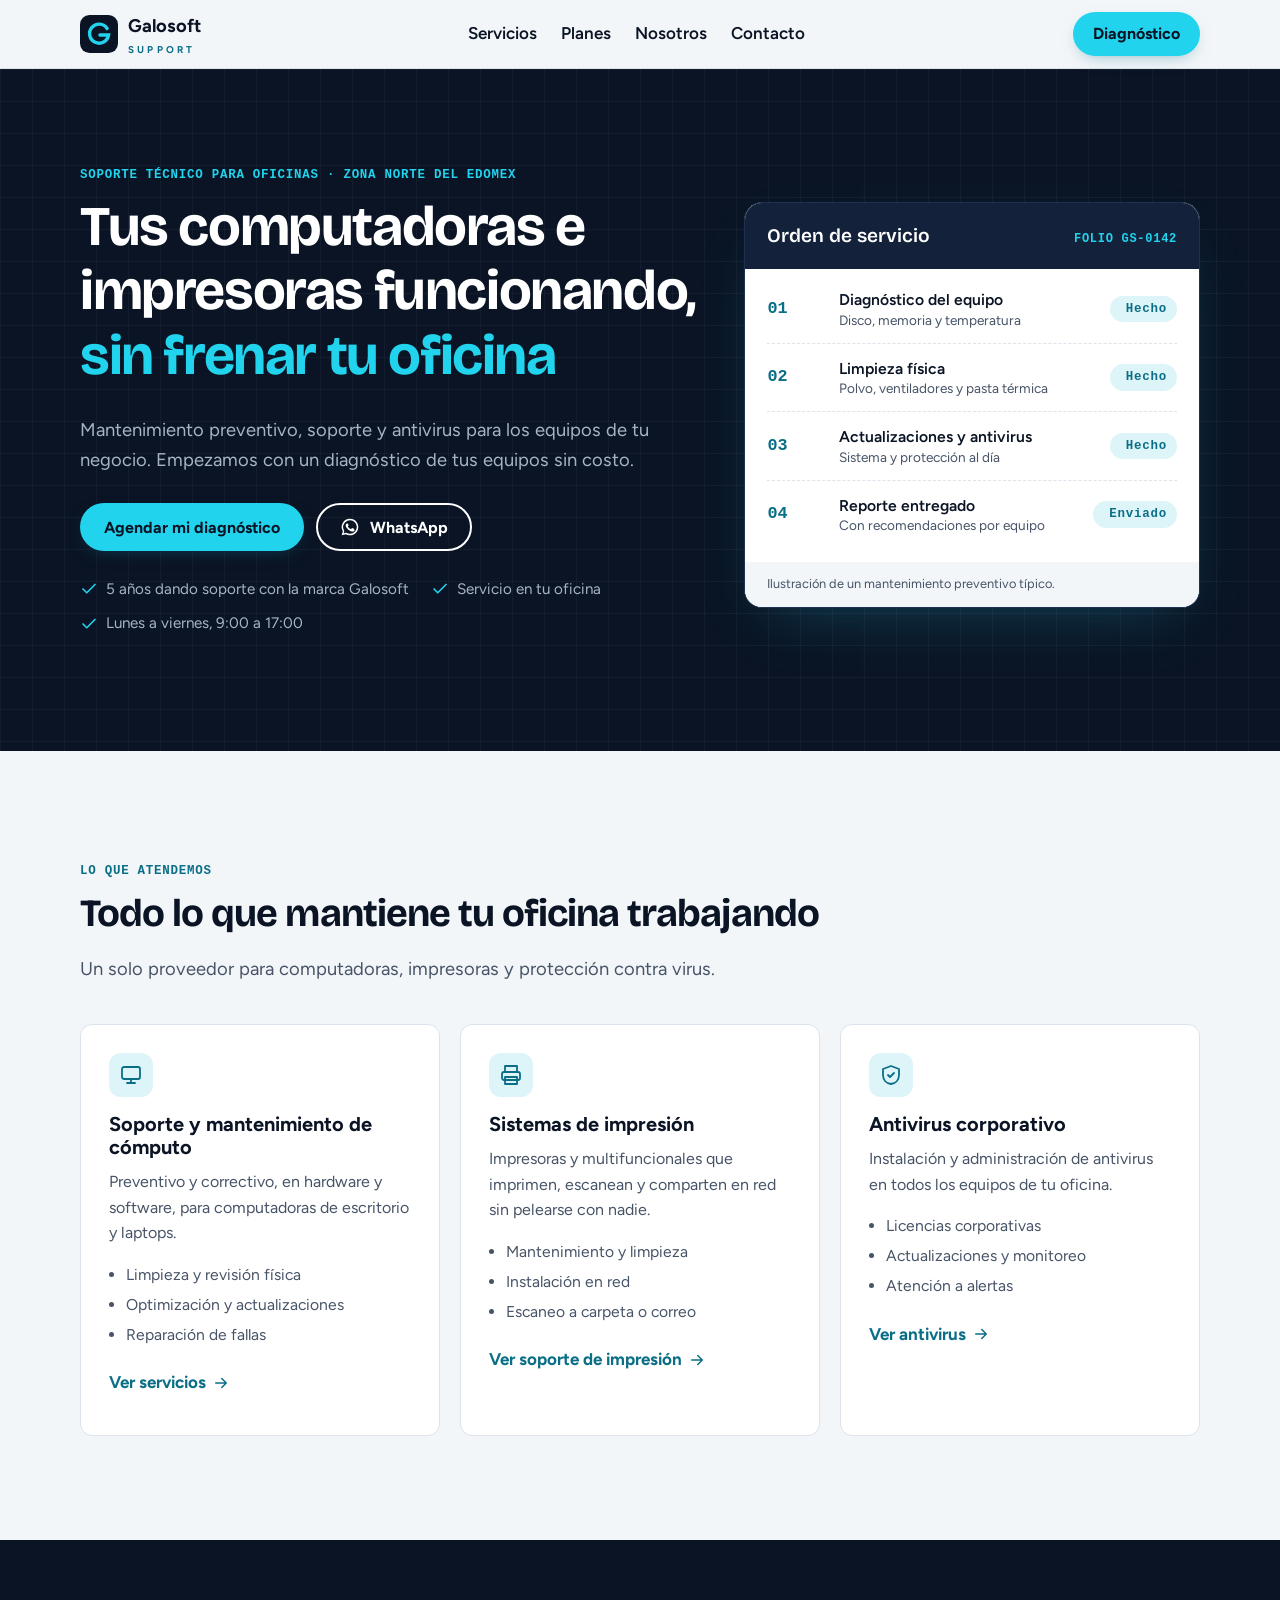
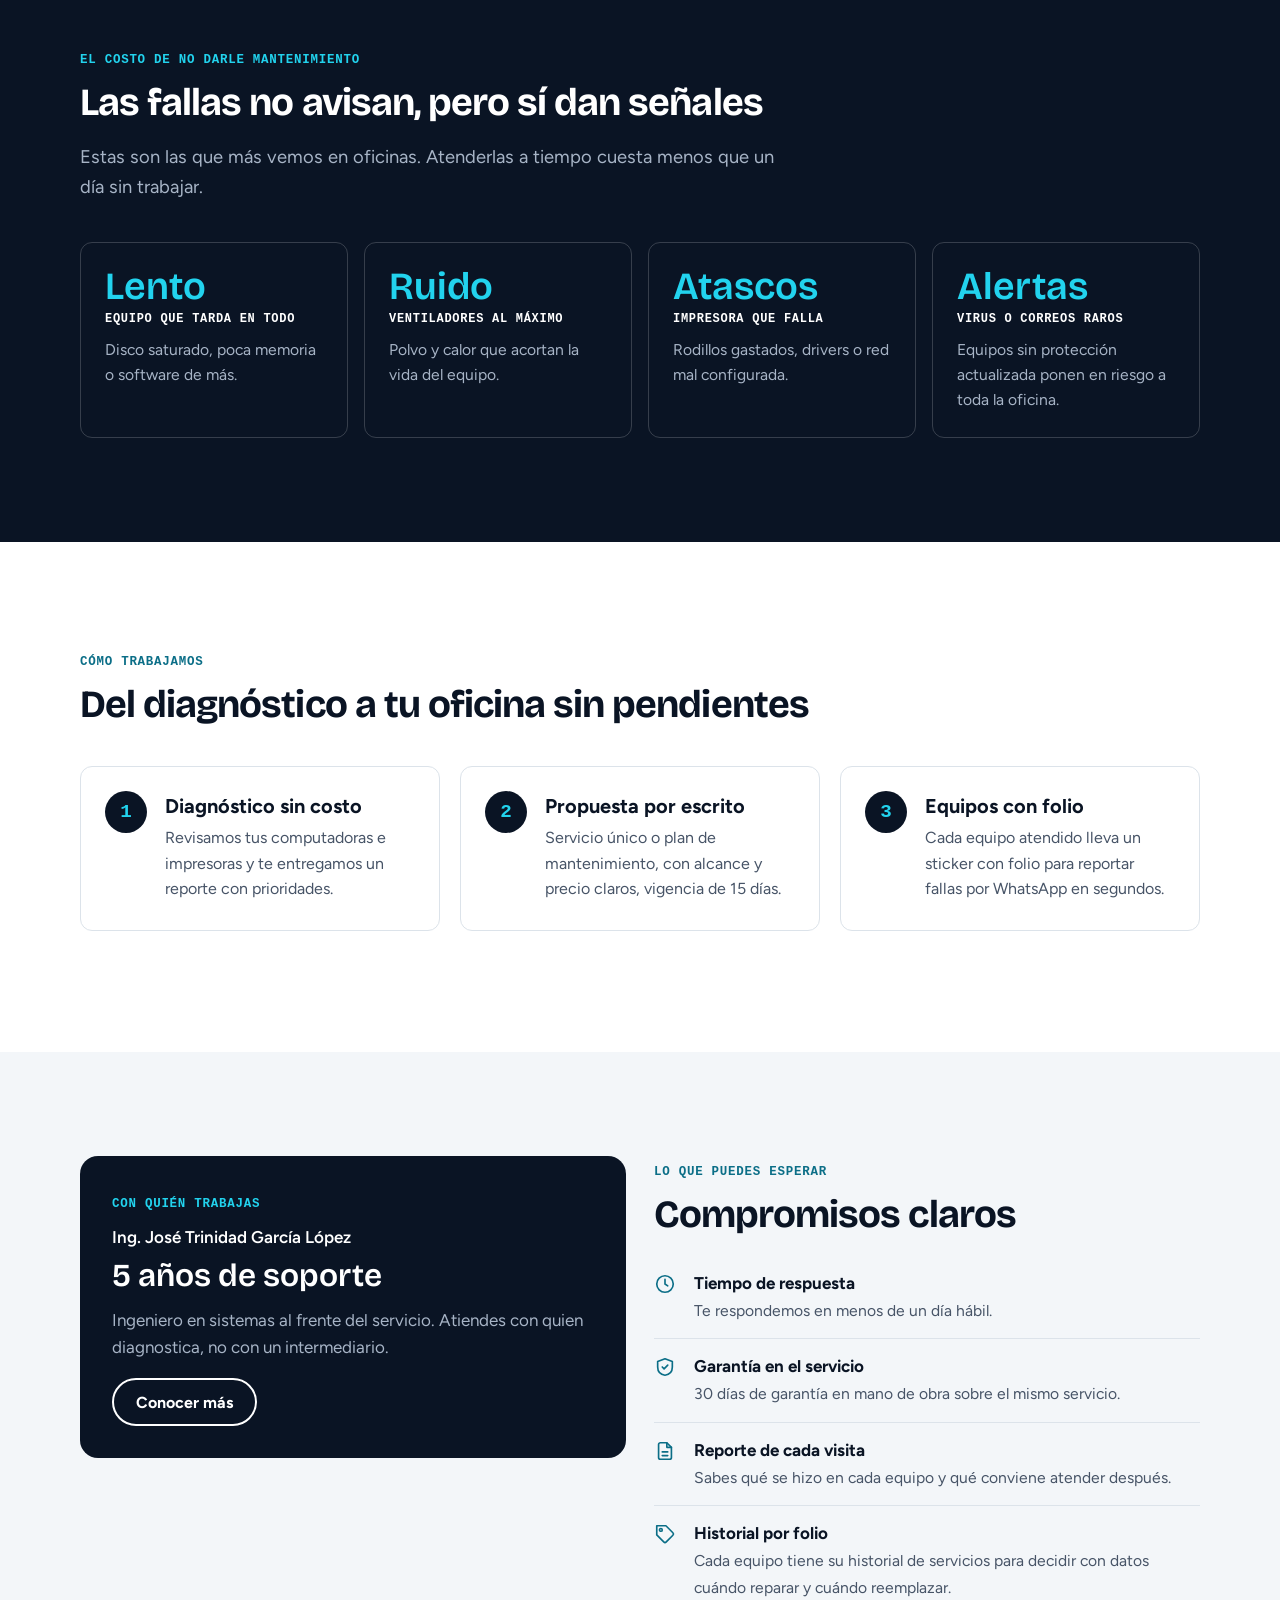
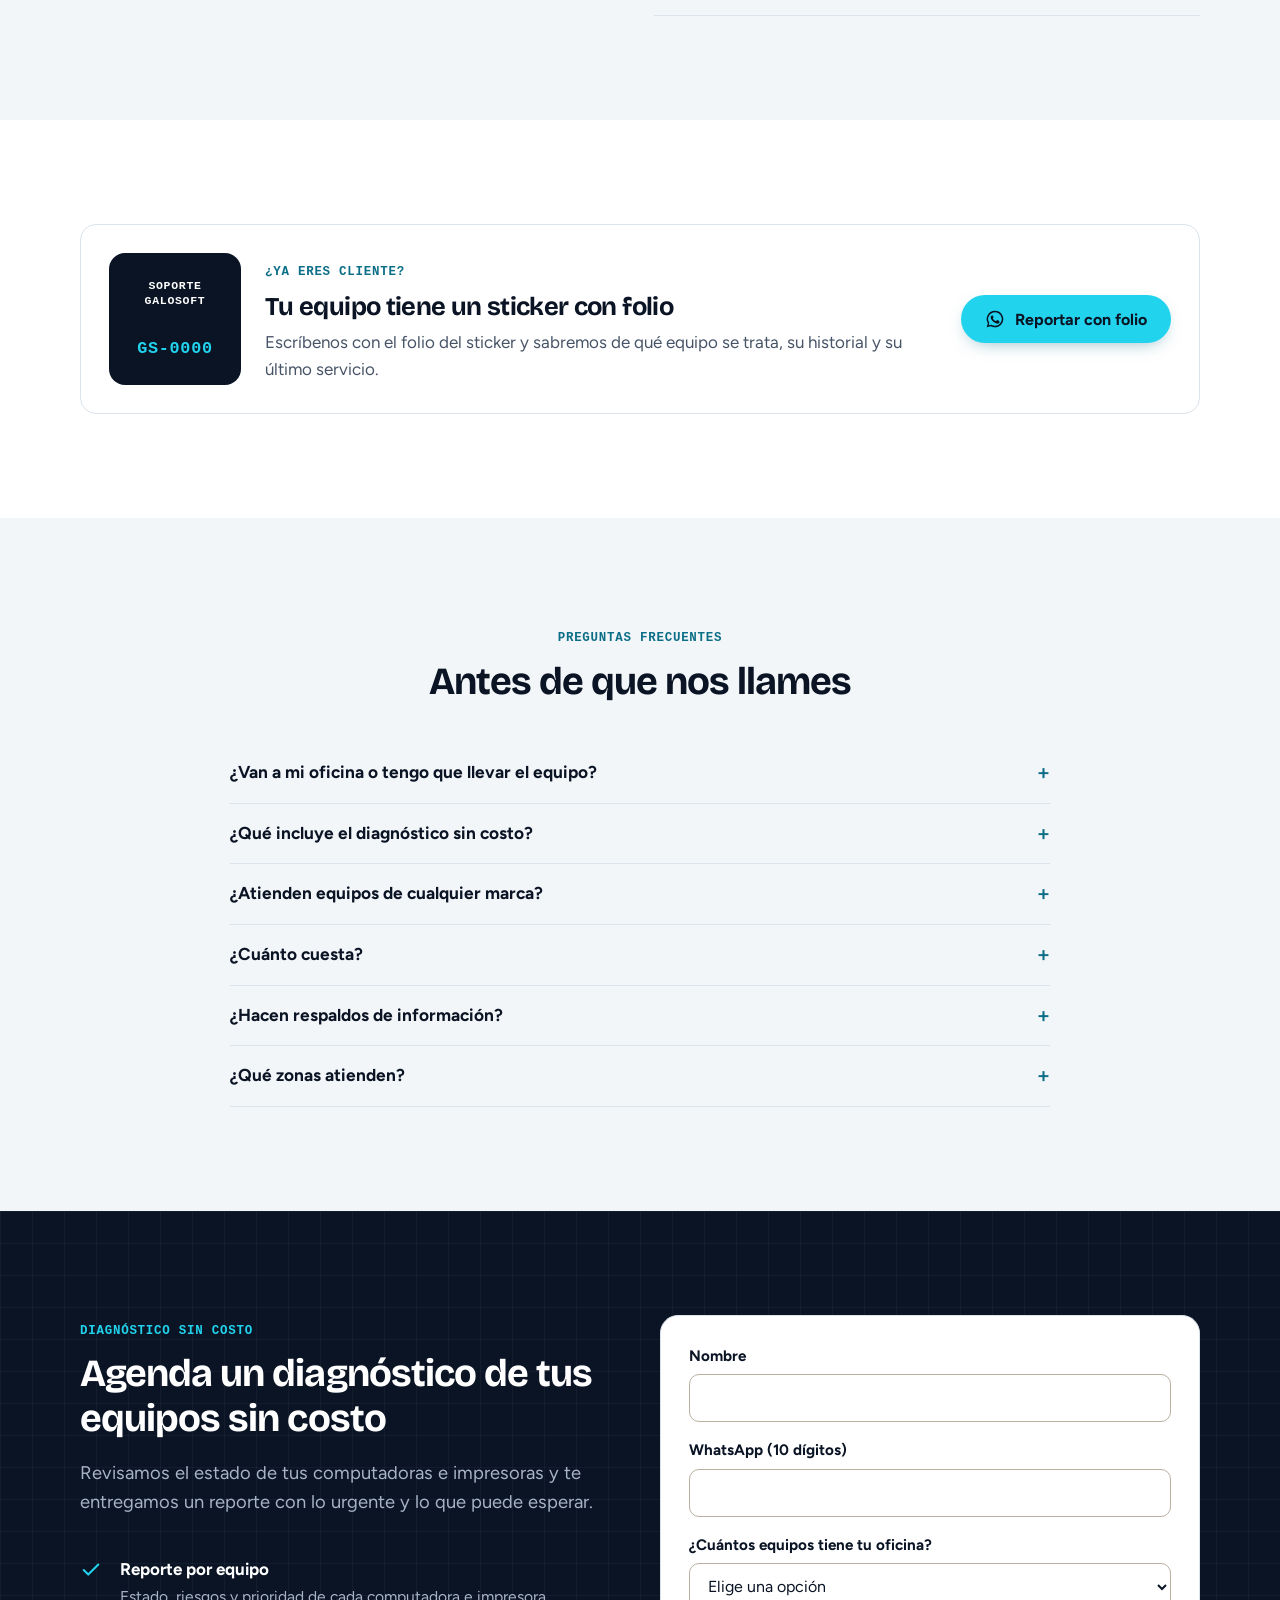
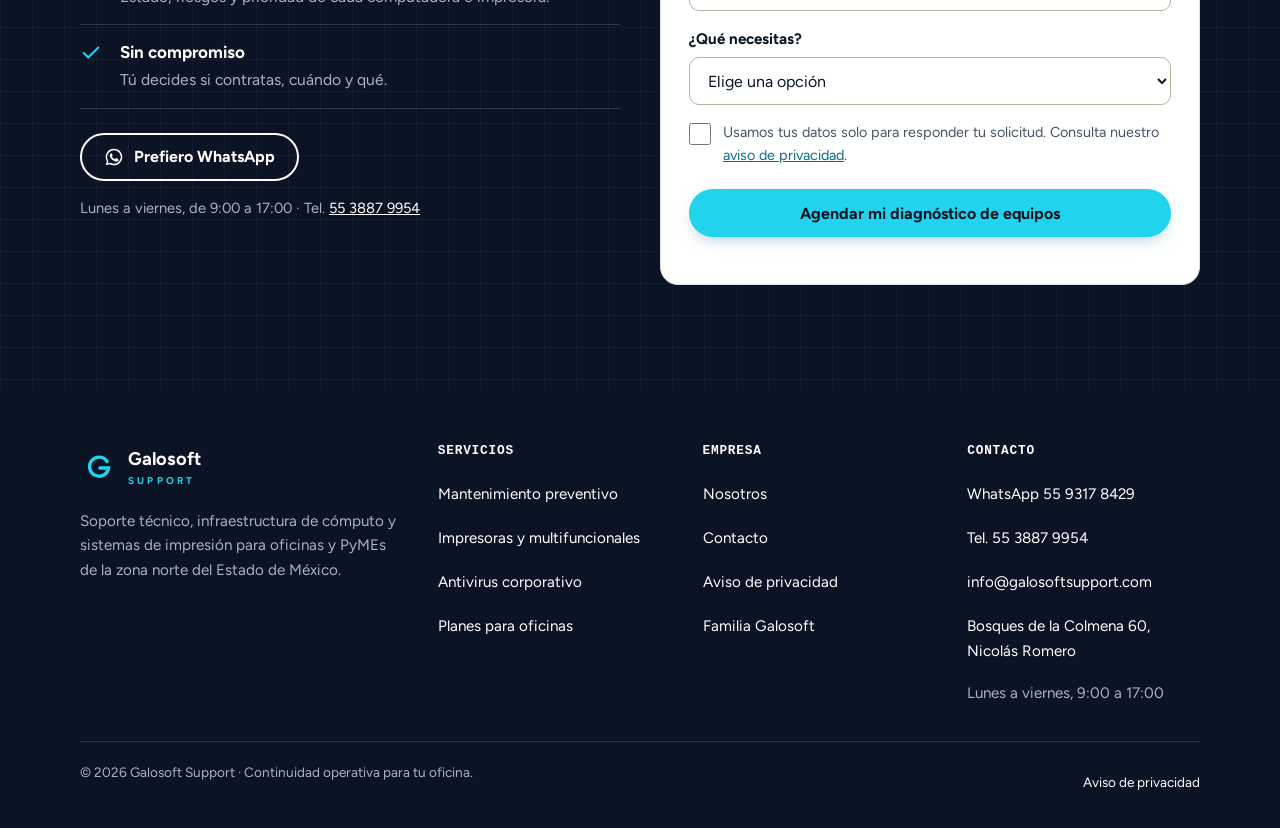
<file: index.html>
<!doctype html>
<html lang="es-MX">
<head>
<meta charset="utf-8">
<meta name="viewport" content="width=device-width,initial-scale=1">
<title>Soporte técnico de computadoras en Nicolás Romero y Atizapán | Galosoft</title>
<meta name="description" content="Mantenimiento de computadoras, impresoras y antivirus corporativo para oficinas en Nicolás Romero, Atizapán y la zona norte del Edomex. Diagnóstico sin costo.">
<link rel="canonical" href="https://galosoftsupport.com/">
<meta property="og:type" content="website">
<meta property="og:locale" content="es_MX">
<meta property="og:site_name" content="Galosoft Support">
<meta property="og:title" content="Soporte técnico de computadoras en Nicolás Romero y Atizapán | Galosoft">
<meta property="og:description" content="Mantenimiento de computadoras, impresoras y antivirus corporativo para oficinas en Nicolás Romero, Atizapán y la zona norte del Edomex. Diagnóstico sin costo.">
<meta property="og:url" content="https://galosoftsupport.com/">
<meta property="og:image" content="https://galosoftsupport.com/assets/og-support.png">
<meta property="og:image:width" content="1200"><meta property="og:image:height" content="630">
<meta name="twitter:card" content="summary_large_image">
<meta name="theme-color" content="#0A1424">
<link rel="icon" href="assets/favicon.svg" type="image/svg+xml">
<link rel="apple-touch-icon" href="assets/apple-touch-icon.png">
<link rel="preconnect" href="https://fonts.googleapis.com">
<link rel="preconnect" href="https://fonts.gstatic.com" crossorigin>
<link rel="stylesheet" href="https://fonts.googleapis.com/css2?family=Bricolage+Grotesque:opsz,wght@12..96,700&family=Figtree:wght@400;600;700&display=swap">
<link rel="stylesheet" href="assets/styles.css">
<script type="application/ld+json">{"@context": "https://schema.org", "@type": "ProfessionalService", "@id": "https://galosoftsupport.com/#negocio", "name": "Galosoft Support", "description": "Soporte técnico, mantenimiento de equipos de cómputo y sistemas de impresión para oficinas.", "url": "https://galosoftsupport.com/", "image": "https://galosoftsupport.com/assets/og-support.png", "logo": "https://galosoftsupport.com/assets/apple-touch-icon.png", "telephone": "+525593178429", "email": "info@galosoftsupport.com", "address": {"@type": "PostalAddress", "streetAddress": "Bosques de la Colmena 60", "addressLocality": "Nicolás Romero", "addressRegion": "Estado de México", "postalCode": "54474", "addressCountry": "MX"}, "areaServed": [{"@type": "City", "name": "Nicolás Romero"}, {"@type": "City", "name": "Atizapán de Zaragoza"}, {"@type": "City", "name": "Naucalpan de Juárez"}, {"@type": "City", "name": "Tlalnepantla de Baz"}, {"@type": "City", "name": "Cuautitlán Izcalli"}], "openingHoursSpecification": [{"@type": "OpeningHoursSpecification", "dayOfWeek": ["Monday", "Tuesday", "Wednesday", "Thursday", "Friday"], "opens": "09:00", "closes": "17:00"}], "founder": {"@type": "Person", "name": "José Trinidad García López"}, "parentOrganization": {"@type": "Organization", "name": "Galosoft", "url": "https://galosoft.com"}, "contactPoint": [{"@type": "ContactPoint", "telephone": "+525593178429", "contactType": "technical support", "availableLanguage": "es"}, {"@type": "ContactPoint", "telephone": "+525538879954", "contactType": "customer service", "availableLanguage": "es"}]}</script>
</head>
<body>
<a class="skip" href="#main">Saltar al contenido</a>
<header class="hdr"><div class="wrap"><a class="brand" href="index.html" aria-label="Galosoft Support, inicio"><svg viewBox="0 0 40 40" aria-hidden="true"><rect width="40" height="40" rx="10" fill="#0A1424"/><path d="M28.5 14.2A10 10 0 1 0 30 21h-9" fill="none" stroke="#22D3EE" stroke-width="3.6" stroke-linecap="round"/></svg><span><b>Galosoft</b><small>SUPPORT</small></span></a>
<nav class="nav" aria-label="Principal"><a href="servicios.html">Servicios</a><a href="planes.html">Planes</a><a href="nosotros.html">Nosotros</a><a href="contacto.html">Contacto</a></nav>
<div class="hdr-cta"><a class="btn btn--primary" href="#diagnostico">Diagnóstico</a>
<button class="menu-btn" type="button" aria-expanded="false" aria-controls="mnav" aria-label="Abrir menú"><svg viewBox="0 0 24 24" fill="none" stroke="currentColor" stroke-width="2" stroke-linecap="round" aria-hidden="true"><path d="M4 7h16M4 12h16M4 17h16"/></svg></button></div></div>
<nav class="mnav" id="mnav" aria-label="Menú móvil"><a href="index.html">Inicio</a><a href="servicios.html">Servicios</a><a href="planes.html">Planes</a><a href="nosotros.html">Nosotros</a><a href="contacto.html">Contacto</a></nav></header>
<main id="main">
<section class="hero sec--navy grid-bg"><div class="wrap grid">
<div><span class="kicker">Soporte técnico para oficinas · Zona norte del Edomex</span>
<h1>Tus computadoras e impresoras funcionando, <em>sin frenar tu oficina</em></h1>
<p class="lead">Mantenimiento preventivo, soporte y antivirus para los equipos de tu negocio. Empezamos con un diagnóstico de tus equipos sin costo.</p>
<div class="actions"><a class="btn btn--primary" href="#diagnostico">Agendar mi diagnóstico</a>
<a class="btn btn--ghost" href="https://wa.me/525593178429?text=Hola%2C%20vengo%20de%20la%20p%C3%A1gina%20de%20Galosoft%20Support%20y%20necesito%20soporte%20para%20mis%20equipos."><svg viewBox="0 0 24 24" fill="currentColor" aria-hidden="true"><path d="M12 2a10 10 0 0 0-8.6 15.1L2 22l5-1.3A10 10 0 1 0 12 2Zm0 18.2c-1.5 0-3-.4-4.3-1.2l-.3-.2-3 .8.8-2.9-.2-.3A8.2 8.2 0 1 1 12 20.2Zm4.5-6.1c-.2-.1-1.5-.7-1.7-.8-.2-.1-.4-.1-.6.1l-.8 1c-.1.2-.3.2-.5.1a6.7 6.7 0 0 1-3.3-2.9c-.3-.4.2-.4.7-1.3.1-.2 0-.3 0-.4l-.8-1.8c-.2-.5-.4-.4-.6-.4h-.5a1 1 0 0 0-.7.3 3 3 0 0 0-.9 2.2 5.2 5.2 0 0 0 1.1 2.7 11.8 11.8 0 0 0 4.5 4c1.7.7 2.3.8 3.2.6a2.7 2.7 0 0 0 1.8-1.3c.2-.4.2-.8.1-.9l-.5-.3Z"/></svg>WhatsApp</a></div>
<ul class="proof"><li><svg viewBox="0 0 24 24" fill="none" stroke="currentColor" stroke-width="2.2" stroke-linecap="round" stroke-linejoin="round" aria-hidden="true"><path d="M20 6 9 17l-5-5"/></svg>5 años dando soporte con la marca Galosoft</li><li><svg viewBox="0 0 24 24" fill="none" stroke="currentColor" stroke-width="2.2" stroke-linecap="round" stroke-linejoin="round" aria-hidden="true"><path d="M20 6 9 17l-5-5"/></svg>Servicio en tu oficina</li><li><svg viewBox="0 0 24 24" fill="none" stroke="currentColor" stroke-width="2.2" stroke-linecap="round" stroke-linejoin="round" aria-hidden="true"><path d="M20 6 9 17l-5-5"/></svg>Lunes a viernes, 9:00 a 17:00</li></ul></div>
<aside class="ledger" aria-label="Ejemplo de una orden de servicio">
<header><b>Orden de servicio</b><span>Folio GS-0142</span></header>
<ol>
<li><span class="day">01</span><span class="what">Diagnóstico del equipo<small>Disco, memoria y temperatura</small></span><span class="ok"><svg viewBox="0 0 24 24" fill="none" stroke="currentColor" stroke-width="2.2" stroke-linecap="round" stroke-linejoin="round" aria-hidden="true"><path d="M20 6 9 17l-5-5"/></svg>Hecho</span></li>
<li><span class="day">02</span><span class="what">Limpieza física<small>Polvo, ventiladores y pasta térmica</small></span><span class="ok"><svg viewBox="0 0 24 24" fill="none" stroke="currentColor" stroke-width="2.2" stroke-linecap="round" stroke-linejoin="round" aria-hidden="true"><path d="M20 6 9 17l-5-5"/></svg>Hecho</span></li>
<li><span class="day">03</span><span class="what">Actualizaciones y antivirus<small>Sistema y protección al día</small></span><span class="ok"><svg viewBox="0 0 24 24" fill="none" stroke="currentColor" stroke-width="2.2" stroke-linecap="round" stroke-linejoin="round" aria-hidden="true"><path d="M20 6 9 17l-5-5"/></svg>Hecho</span></li>
<li><span class="day">04</span><span class="what">Reporte entregado<small>Con recomendaciones por equipo</small></span><span class="ok"><svg viewBox="0 0 24 24" fill="none" stroke="currentColor" stroke-width="2.2" stroke-linecap="round" stroke-linejoin="round" aria-hidden="true"><path d="M20 6 9 17l-5-5"/></svg>Enviado</span></li>
</ol>
<footer>Ilustración de un mantenimiento preventivo típico.</footer>
</aside></div></section>

<section class="sec"><div class="wrap">
<span class="kicker">Lo que atendemos</span>
<h2>Todo lo que mantiene tu oficina trabajando</h2>
<p class="lead">Un solo proveedor para computadoras, impresoras y protección contra virus.</p>
<div class="cards cards--3">
<article class="card"><div class="ico"><svg viewBox="0 0 24 24" fill="none" stroke="currentColor" stroke-width="1.8" stroke-linecap="round" stroke-linejoin="round" aria-hidden="true"><rect x="3" y="4" width="18" height="12" rx="2"/><path d="M8 20h8M12 16v4"/></svg></div><h3>Soporte y mantenimiento de cómputo</h3><p>Preventivo y correctivo, en hardware y software, para computadoras de escritorio y laptops.</p><ul><li>Limpieza y revisión física</li><li>Optimización y actualizaciones</li><li>Reparación de fallas</li></ul><a class="more" href="servicios.html">Ver servicios <svg viewBox="0 0 24 24" fill="none" stroke="currentColor" stroke-width="2" stroke-linecap="round" stroke-linejoin="round" aria-hidden="true" width="18" height="18"><path d="M5 12h14M13 6l6 6-6 6"/></svg></a></article>
<article class="card"><div class="ico"><svg viewBox="0 0 24 24" fill="none" stroke="currentColor" stroke-width="1.8" stroke-linecap="round" stroke-linejoin="round" aria-hidden="true"><path d="M6 9V3h12v6"/><rect x="3" y="9" width="18" height="8" rx="2"/><path d="M6 14h12v7H6z"/></svg></div><h3>Sistemas de impresión</h3><p>Impresoras y multifuncionales que imprimen, escanean y comparten en red sin pelearse con nadie.</p><ul><li>Mantenimiento y limpieza</li><li>Instalación en red</li><li>Escaneo a carpeta o correo</li></ul><a class="more" href="impresoras.html">Ver soporte de impresión <svg viewBox="0 0 24 24" fill="none" stroke="currentColor" stroke-width="2" stroke-linecap="round" stroke-linejoin="round" aria-hidden="true" width="18" height="18"><path d="M5 12h14M13 6l6 6-6 6"/></svg></a></article>
<article class="card"><div class="ico"><svg viewBox="0 0 24 24" fill="none" stroke="currentColor" stroke-width="1.8" stroke-linecap="round" stroke-linejoin="round" aria-hidden="true"><path d="M12 3 4 6v6c0 5 3.4 8.3 8 9 4.6-.7 8-4 8-9V6z"/><path d="m9 12 2 2 4-4"/></svg></div><h3>Antivirus corporativo</h3><p>Instalación y administración de antivirus en todos los equipos de tu oficina.</p><ul><li>Licencias corporativas</li><li>Actualizaciones y monitoreo</li><li>Atención a alertas</li></ul><a class="more" href="antivirus-corporativo.html">Ver antivirus <svg viewBox="0 0 24 24" fill="none" stroke="currentColor" stroke-width="2" stroke-linecap="round" stroke-linejoin="round" aria-hidden="true" width="18" height="18"><path d="M5 12h14M13 6l6 6-6 6"/></svg></a></article>
</div></div></section>

<section class="sec sec--navy"><div class="wrap">
<span class="kicker">El costo de no darle mantenimiento</span>
<h2>Las fallas no avisan, pero sí dan señales</h2>
<p class="lead">Estas son las que más vemos en oficinas. Atenderlas a tiempo cuesta menos que un día sin trabajar.</p>
<div class="cal">
<div><b>Lento</b><span>Equipo que tarda en todo</span><p>Disco saturado, poca memoria o software de más.</p></div>
<div><b>Ruido</b><span>Ventiladores al máximo</span><p>Polvo y calor que acortan la vida del equipo.</p></div>
<div><b>Atascos</b><span>Impresora que falla</span><p>Rodillos gastados, drivers o red mal configurada.</p></div>
<div><b>Alertas</b><span>Virus o correos raros</span><p>Equipos sin protección actualizada ponen en riesgo a toda la oficina.</p></div>
</div></div></section>

<section class="sec sec--white"><div class="wrap">
<span class="kicker">Cómo trabajamos</span>
<h2>Del diagnóstico a tu oficina sin pendientes</h2>
<ol class="steps">
<li><h3>Diagnóstico sin costo</h3><p>Revisamos tus computadoras e impresoras y te entregamos un reporte con prioridades.</p></li>
<li><h3>Propuesta por escrito</h3><p>Servicio único o plan de mantenimiento, con alcance y precio claros, vigencia de 15 días.</p></li>
<li><h3>Equipos con folio</h3><p>Cada equipo atendido lleva un sticker con folio para reportar fallas por WhatsApp en segundos.</p></li>
</ol></div></section>

<section class="sec"><div class="wrap trust">
<div class="cred"><span class="kicker">Con quién trabajas</span>
<p style="margin:0;color:#fff;font-weight:600">Ing. José Trinidad García López</p>
<p class="num">5 años de soporte</p>
<p>Ingeniero en sistemas al frente del servicio. Atiendes con quien diagnostica, no con un intermediario.</p>
<a class="btn btn--ghost" style="color:#fff;border-color:#fff" href="nosotros.html">Conocer más</a></div>
<div><span class="kicker">Lo que puedes esperar</span>
<h2>Compromisos claros</h2>
<ul class="checks">
<li><svg viewBox="0 0 24 24" fill="none" stroke="currentColor" stroke-width="1.8" stroke-linecap="round" stroke-linejoin="round" aria-hidden="true"><circle cx="12" cy="12" r="9"/><path d="M12 7v5l3 2"/></svg><div><b>Tiempo de respuesta</b><span>Te respondemos en menos de un día hábil.</span></div></li>
<li><svg viewBox="0 0 24 24" fill="none" stroke="currentColor" stroke-width="1.8" stroke-linecap="round" stroke-linejoin="round" aria-hidden="true"><path d="M12 3 4 6v6c0 5 3.4 8.3 8 9 4.6-.7 8-4 8-9V6z"/><path d="m9 12 2 2 4-4"/></svg><div><b>Garantía en el servicio</b><span>30 días de garantía en mano de obra sobre el mismo servicio.</span></div></li>
<li><svg viewBox="0 0 24 24" fill="none" stroke="currentColor" stroke-width="1.8" stroke-linecap="round" stroke-linejoin="round" aria-hidden="true"><path d="M14 3H7a2 2 0 0 0-2 2v14a2 2 0 0 0 2 2h10a2 2 0 0 0 2-2V8z"/><path d="M14 3v5h5M9 13h6M9 17h6"/></svg><div><b>Reporte de cada visita</b><span>Sabes qué se hizo en cada equipo y qué conviene atender después.</span></div></li>
<li><svg viewBox="0 0 24 24" fill="none" stroke="currentColor" stroke-width="1.8" stroke-linecap="round" stroke-linejoin="round" aria-hidden="true"><path d="M20.6 13.4 13.4 20.6a2 2 0 0 1-2.8 0L3 13V3h10l7.6 7.6a2 2 0 0 1 0 2.8Z"/><circle cx="7.5" cy="7.5" r="1.5"/></svg><div><b>Historial por folio</b><span>Cada equipo tiene su historial de servicios para decidir con datos cuándo reparar y cuándo reemplazar.</span></div></li>
</ul></div>
</div></section>
<!-- RESEÑAS: publicar solo con reseñas reales de Google y autorización.
<section class="sec sec--white"><div class="wrap"><span class="kicker">Clientes</span><h2>Lo que dicen de nosotros</h2>
<div class="cards cards--3"><blockquote class="card">[DATO REAL: reseña] <footer>— [Nombre, negocio]</footer></blockquote></div></div></section> -->
<section class="sec sec--white"><div class="wrap"><div class="folio">
<div class="sticker" aria-hidden="true">SOPORTE<br>GALOSOFT<b>GS-0000</b></div>
<div><span class="kicker">¿Ya eres cliente?</span><h2 style="font-size:1.6rem;margin-bottom:.3em">Tu equipo tiene un sticker con folio</h2>
<p style="color:var(--muted);margin:0">Escríbenos con el folio del sticker y sabremos de qué equipo se trata, su historial y su último servicio.</p></div>
<a class="btn btn--primary" href="https://wa.me/525593178429?text=Hola%2C%20necesito%20soporte%20para%20un%20equipo%20con%20sticker%20Galosoft.%20Folio%3A%20"><svg viewBox="0 0 24 24" fill="currentColor" aria-hidden="true"><path d="M12 2a10 10 0 0 0-8.6 15.1L2 22l5-1.3A10 10 0 1 0 12 2Zm0 18.2c-1.5 0-3-.4-4.3-1.2l-.3-.2-3 .8.8-2.9-.2-.3A8.2 8.2 0 1 1 12 20.2Zm4.5-6.1c-.2-.1-1.5-.7-1.7-.8-.2-.1-.4-.1-.6.1l-.8 1c-.1.2-.3.2-.5.1a6.7 6.7 0 0 1-3.3-2.9c-.3-.4.2-.4.7-1.3.1-.2 0-.3 0-.4l-.8-1.8c-.2-.5-.4-.4-.6-.4h-.5a1 1 0 0 0-.7.3 3 3 0 0 0-.9 2.2 5.2 5.2 0 0 0 1.1 2.7 11.8 11.8 0 0 0 4.5 4c1.7.7 2.3.8 3.2.6a2.7 2.7 0 0 0 1.8-1.3c.2-.4.2-.8.1-.9l-.5-.3Z"/></svg>Reportar con folio</a>
</div></div></section>

<section class="sec"><div class="wrap">
<div class="center"><span class="kicker">Preguntas frecuentes</span><h2>Antes de que nos llames</h2></div>
<div class="faq">
<details><summary>¿Van a mi oficina o tengo que llevar el equipo?</summary><p>Vamos a tu oficina dentro de nuestra zona. Si una reparación requiere taller, te lo decimos antes y acordamos la recolección.</p></details>
<details><summary>¿Qué incluye el diagnóstico sin costo?</summary><p>Una revisión del estado de tus computadoras e impresoras y un reporte con lo urgente y lo que puede esperar. No incluye reparaciones ni refacciones.</p></details>
<details><summary>¿Atienden equipos de cualquier marca?</summary><p>Sí, computadoras de escritorio y laptops de las marcas comerciales más comunes. En impresión trabajamos con HP, Epson, Canon, Brother, Xerox, Kyocera, Ricoh y Lexmark.</p></details>
<details><summary>¿Cuánto cuesta?</summary><p>Depende del número de equipos y de si eliges un servicio único o un plan de mantenimiento. Te damos el precio por escrito después del diagnóstico.</p></details>
<details><summary>¿Hacen respaldos de información?</summary><p>Antes de cualquier reparación que pueda afectar tus archivos te avisamos y acordamos cómo respaldarlos.</p></details>
<details><summary>¿Qué zonas atienden?</summary><p>Nicolás Romero, Atizapán, Naucalpan, Tlalnepantla y Cuautitlán Izcalli.</p></details>
</div></div></section>
<section class="sec sec--navy grid-bg" id="diagnostico"><div class="wrap cta-box">
<div><span class="kicker">Diagnóstico sin costo</span><h2>Agenda un diagnóstico de tus equipos sin costo</h2>
<p class="lead">Revisamos el estado de tus computadoras e impresoras y te entregamos un reporte con lo urgente y lo que puede esperar.</p>
<ul class="checks" style="margin:24px 0">
<li><svg viewBox="0 0 24 24" fill="none" stroke="currentColor" stroke-width="2.2" stroke-linecap="round" stroke-linejoin="round" aria-hidden="true"><path d="M20 6 9 17l-5-5"/></svg><div><b>Reporte por equipo</b><span>Estado, riesgos y prioridad de cada computadora e impresora.</span></div></li>
<li><svg viewBox="0 0 24 24" fill="none" stroke="currentColor" stroke-width="2.2" stroke-linecap="round" stroke-linejoin="round" aria-hidden="true"><path d="M20 6 9 17l-5-5"/></svg><div><b>Sin compromiso</b><span>Tú decides si contratas, cuándo y qué.</span></div></li>
</ul>
<div class="actions"><a class="btn btn--ghost" href="https://wa.me/525593178429?text=Hola%2C%20vengo%20de%20la%20p%C3%A1gina%20de%20Galosoft%20Support%20y%20quiero%20agendar%20un%20diagn%C3%B3stico%20de%20mis%20equipos."><svg viewBox="0 0 24 24" fill="currentColor" aria-hidden="true"><path d="M12 2a10 10 0 0 0-8.6 15.1L2 22l5-1.3A10 10 0 1 0 12 2Zm0 18.2c-1.5 0-3-.4-4.3-1.2l-.3-.2-3 .8.8-2.9-.2-.3A8.2 8.2 0 1 1 12 20.2Zm4.5-6.1c-.2-.1-1.5-.7-1.7-.8-.2-.1-.4-.1-.6.1l-.8 1c-.1.2-.3.2-.5.1a6.7 6.7 0 0 1-3.3-2.9c-.3-.4.2-.4.7-1.3.1-.2 0-.3 0-.4l-.8-1.8c-.2-.5-.4-.4-.6-.4h-.5a1 1 0 0 0-.7.3 3 3 0 0 0-.9 2.2 5.2 5.2 0 0 0 1.1 2.7 11.8 11.8 0 0 0 4.5 4c1.7.7 2.3.8 3.2.6a2.7 2.7 0 0 0 1.8-1.3c.2-.4.2-.8.1-.9l-.5-.3Z"/></svg>Prefiero WhatsApp</a></div>
<p class="note" style="color:var(--on-navy-muted);margin-top:16px">Lunes a viernes, de 9:00 a 17:00 · Tel. <a href="tel:+525538879954" style="color:#fff">55 3887 9954</a></p></div>
<form class="form lead" novalidate data-origen="inicio">
<label>Nombre<input name="nombre" autocomplete="name" required></label>
<label>WhatsApp (10 dígitos)<input name="telefono" type="tel" inputmode="tel" autocomplete="tel-national" pattern="[0-9 ]{10,14}" required></label>
<label>¿Cuántos equipos tiene tu oficina?<select name="equipos" required>
<option value="">Elige una opción</option><option value="1-5">1 a 5</option><option value="6-15">6 a 15</option><option value="16-30">16 a 30</option><option value="30+">Más de 30</option></select></label>
<label>¿Qué necesitas?<select name="necesidad" required><option value="">Elige una opción</option><option value="preventivo">Mantenimiento preventivo</option><option value="falla">Una falla que hay que resolver</option><option value="impresoras">Impresoras o multifuncionales</option><option value="antivirus">Antivirus corporativo</option><option value="poliza">Plan de mantenimiento</option><option value="otro">Otra cosa</option></select></label>
<div class="hp" aria-hidden="true"><label>Sitio web<input name="sitio_web" tabindex="-1" autocomplete="off"></label></div>
<label class="consent"><input type="checkbox" name="acepto" value="si" required><span>Usamos tus datos solo para responder tu solicitud. Consulta nuestro <a href="aviso-de-privacidad.html">aviso de privacidad</a>.</span></label>
<button class="btn btn--primary" type="submit">Agendar mi diagnóstico de equipos</button>
<p class="lead-status" id="lead-status-inicio" role="status" aria-live="polite"></p>
</form>
</div></section>
</main>
<footer class="ftr"><div class="wrap">
<div class="cols">
<div><a class="brand" href="index.html" aria-label="Galosoft Support, inicio"><svg viewBox="0 0 40 40" aria-hidden="true"><rect width="40" height="40" rx="10" fill="#0A1424"/><path d="M28.5 14.2A10 10 0 1 0 30 21h-9" fill="none" stroke="#22D3EE" stroke-width="3.6" stroke-linecap="round"/></svg><span><b>Galosoft</b><small>SUPPORT</small></span></a><p style="margin-top:16px;max-width:34ch">Soporte técnico, infraestructura de cómputo y sistemas de impresión para oficinas y PyMEs de la zona norte del Estado de México.</p></div>
<div><h4>Servicios</h4><ul><li><a href="mantenimiento-preventivo.html">Mantenimiento preventivo</a></li><li><a href="impresoras.html">Impresoras y multifuncionales</a></li><li><a href="antivirus-corporativo.html">Antivirus corporativo</a></li><li><a href="planes.html">Planes para oficinas</a></li></ul></div>
<div><h4>Empresa</h4><ul><li><a href="nosotros.html">Nosotros</a></li><li><a href="contacto.html">Contacto</a></li><li><a href="aviso-de-privacidad.html">Aviso de privacidad</a></li><li><a href="https://galosoft.com">Familia Galosoft</a></li></ul></div>
<div><h4>Contacto</h4><ul><li><a href="https://wa.me/525593178429?text=Hola%2C%20vengo%20de%20la%20p%C3%A1gina%20de%20Galosoft%20Support%20y%20quiero%20informaci%C3%B3n.">WhatsApp 55 9317 8429</a></li><li><a href="tel:+525538879954">Tel. 55 3887 9954</a></li><li><a href="mailto:info@galosoftsupport.com">info@galosoftsupport.com</a></li><li><a href="https://www.google.com/maps/search/?api=1&query=Bosques%20de%20la%20Colmena%2060%2C%20Nicol%C3%A1s%20Romero%2C%2054474%2C%20Estado%20de%20M%C3%A9xico">Bosques de la Colmena 60, Nicolás Romero</a></li></ul><p style="margin:8px 0 0">Lunes a viernes, 9:00 a 17:00</p></div>
</div>
<div class="bottom"><span>© 2026 Galosoft Support · Continuidad operativa para tu oficina.</span><a href="aviso-de-privacidad.html">Aviso de privacidad</a></div>
</div></footer>
<a class="wa-float" href="https://wa.me/525593178429?text=Hola%2C%20vengo%20de%20la%20p%C3%A1gina%20de%20Galosoft%20Support%20y%20quiero%20informaci%C3%B3n." aria-label="Escribir por WhatsApp"><svg viewBox="0 0 24 24" fill="currentColor" aria-hidden="true"><path d="M12 2a10 10 0 0 0-8.6 15.1L2 22l5-1.3A10 10 0 1 0 12 2Zm0 18.2c-1.5 0-3-.4-4.3-1.2l-.3-.2-3 .8.8-2.9-.2-.3A8.2 8.2 0 1 1 12 20.2Zm4.5-6.1c-.2-.1-1.5-.7-1.7-.8-.2-.1-.4-.1-.6.1l-.8 1c-.1.2-.3.2-.5.1a6.7 6.7 0 0 1-3.3-2.9c-.3-.4.2-.4.7-1.3.1-.2 0-.3 0-.4l-.8-1.8c-.2-.5-.4-.4-.6-.4h-.5a1 1 0 0 0-.7.3 3 3 0 0 0-.9 2.2 5.2 5.2 0 0 0 1.1 2.7 11.8 11.8 0 0 0 4.5 4c1.7.7 2.3.8 3.2.6a2.7 2.7 0 0 0 1.8-1.3c.2-.4.2-.8.1-.9l-.5-.3Z"/></svg></a>
<script src="assets/main.js" defer></script>
</body>
</html>
</file>
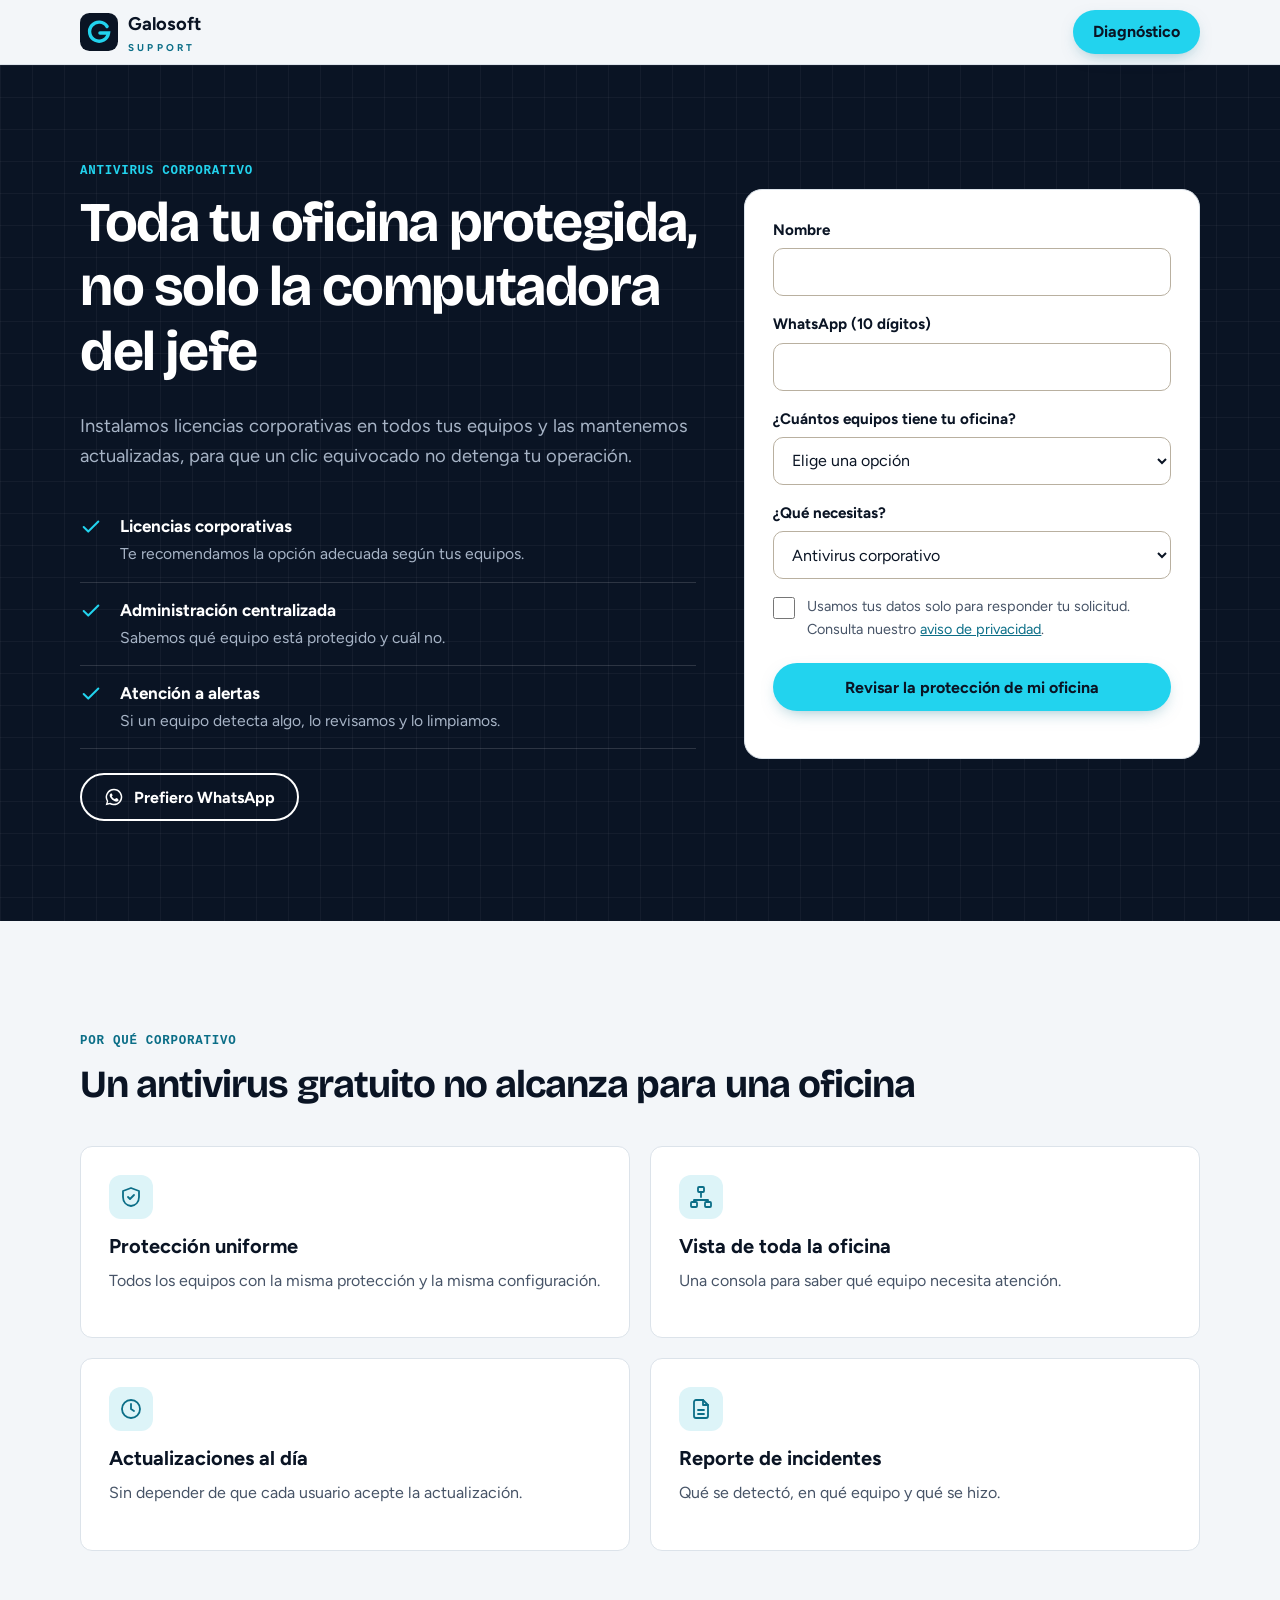
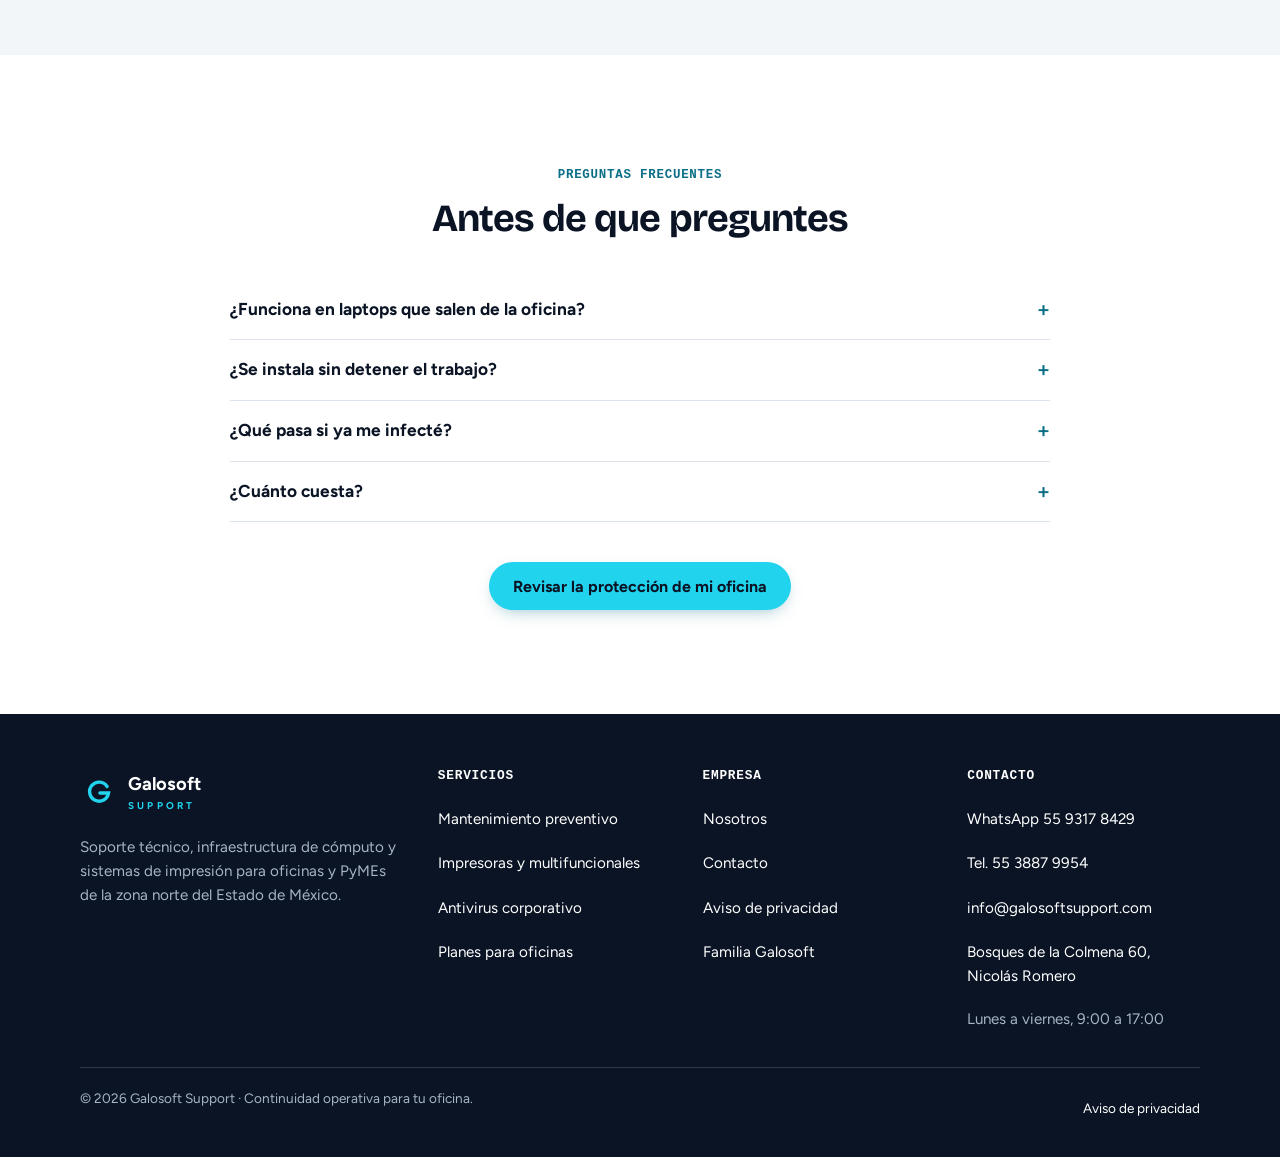
<file: antivirus-corporativo.html>
<!doctype html>
<html lang="es-MX">
<head>
<meta charset="utf-8">
<meta name="viewport" content="width=device-width,initial-scale=1">
<title>Antivirus corporativo instalado y administrado | Galosoft Support</title>
<meta name="description" content="Instalamos y administramos antivirus corporativo en todos los equipos de tu oficina: licencias, actualizaciones y atención a alertas en la zona norte.">
<link rel="canonical" href="https://galosoftsupport.com/antivirus-corporativo.html">
<meta property="og:type" content="website">
<meta property="og:locale" content="es_MX">
<meta property="og:site_name" content="Galosoft Support">
<meta property="og:title" content="Antivirus corporativo instalado y administrado | Galosoft Support">
<meta property="og:description" content="Instalamos y administramos antivirus corporativo en todos los equipos de tu oficina: licencias, actualizaciones y atención a alertas en la zona norte.">
<meta property="og:url" content="https://galosoftsupport.com/antivirus-corporativo.html">
<meta property="og:image" content="https://galosoftsupport.com/assets/og-support.png">
<meta property="og:image:width" content="1200"><meta property="og:image:height" content="630">
<meta name="twitter:card" content="summary_large_image">
<meta name="theme-color" content="#0A1424">
<link rel="icon" href="assets/favicon.svg" type="image/svg+xml">
<link rel="apple-touch-icon" href="assets/apple-touch-icon.png">
<link rel="preconnect" href="https://fonts.googleapis.com">
<link rel="preconnect" href="https://fonts.gstatic.com" crossorigin>
<link rel="stylesheet" href="https://fonts.googleapis.com/css2?family=Bricolage+Grotesque:opsz,wght@12..96,700&family=Figtree:wght@400;600;700&display=swap">
<link rel="stylesheet" href="assets/styles.css">
</head>
<body>
<a class="skip" href="#main">Saltar al contenido</a>
<header class="hdr hdr--min"><div class="wrap"><a class="brand" href="index.html" aria-label="Galosoft Support, inicio"><svg viewBox="0 0 40 40" aria-hidden="true"><rect width="40" height="40" rx="10" fill="#0A1424"/><path d="M28.5 14.2A10 10 0 1 0 30 21h-9" fill="none" stroke="#22D3EE" stroke-width="3.6" stroke-linecap="round"/></svg><span><b>Galosoft</b><small>SUPPORT</small></span></a><div class="hdr-cta"><a class="btn btn--primary" href="#diagnostico">Diagnóstico</a></div></div></header>
<main id="main">
<section class="hero sec--navy grid-bg" id="diagnostico"><div class="wrap grid">
<div><span class="kicker">Antivirus corporativo</span><h1>Toda tu oficina protegida, no solo la computadora del jefe</h1><p class="lead">Instalamos licencias corporativas en todos tus equipos y las mantenemos actualizadas, para que un clic equivocado no detenga tu operación.</p>
<ul class="checks" style="margin-bottom:24px"><li><svg viewBox="0 0 24 24" fill="none" stroke="currentColor" stroke-width="2.2" stroke-linecap="round" stroke-linejoin="round" aria-hidden="true"><path d="M20 6 9 17l-5-5"/></svg><div><b>Licencias corporativas</b><span>Te recomendamos la opción adecuada según tus equipos.</span></div></li><li><svg viewBox="0 0 24 24" fill="none" stroke="currentColor" stroke-width="2.2" stroke-linecap="round" stroke-linejoin="round" aria-hidden="true"><path d="M20 6 9 17l-5-5"/></svg><div><b>Administración centralizada</b><span>Sabemos qué equipo está protegido y cuál no.</span></div></li><li><svg viewBox="0 0 24 24" fill="none" stroke="currentColor" stroke-width="2.2" stroke-linecap="round" stroke-linejoin="round" aria-hidden="true"><path d="M20 6 9 17l-5-5"/></svg><div><b>Atención a alertas</b><span>Si un equipo detecta algo, lo revisamos y lo limpiamos.</span></div></li></ul>
<a class="btn btn--ghost" href="https://wa.me/525593178429?text=Hola%2C%20vengo%20de%20la%20p%C3%A1gina%20de%20Galosoft%20Support%20y%20quiero%20informaci%C3%B3n%20sobre%20antivirus%20corporativo."><svg viewBox="0 0 24 24" fill="currentColor" aria-hidden="true"><path d="M12 2a10 10 0 0 0-8.6 15.1L2 22l5-1.3A10 10 0 1 0 12 2Zm0 18.2c-1.5 0-3-.4-4.3-1.2l-.3-.2-3 .8.8-2.9-.2-.3A8.2 8.2 0 1 1 12 20.2Zm4.5-6.1c-.2-.1-1.5-.7-1.7-.8-.2-.1-.4-.1-.6.1l-.8 1c-.1.2-.3.2-.5.1a6.7 6.7 0 0 1-3.3-2.9c-.3-.4.2-.4.7-1.3.1-.2 0-.3 0-.4l-.8-1.8c-.2-.5-.4-.4-.6-.4h-.5a1 1 0 0 0-.7.3 3 3 0 0 0-.9 2.2 5.2 5.2 0 0 0 1.1 2.7 11.8 11.8 0 0 0 4.5 4c1.7.7 2.3.8 3.2.6a2.7 2.7 0 0 0 1.8-1.3c.2-.4.2-.8.1-.9l-.5-.3Z"/></svg>Prefiero WhatsApp</a></div>
<div><form class="form lead" novalidate data-origen="landing-antivirus">
<label>Nombre<input name="nombre" autocomplete="name" required></label>
<label>WhatsApp (10 dígitos)<input name="telefono" type="tel" inputmode="tel" autocomplete="tel-national" pattern="[0-9 ]{10,14}" required></label>
<label>¿Cuántos equipos tiene tu oficina?<select name="equipos" required>
<option value="">Elige una opción</option><option value="1-5">1 a 5</option><option value="6-15">6 a 15</option><option value="16-30">16 a 30</option><option value="30+">Más de 30</option></select></label>
<label>¿Qué necesitas?<select name="necesidad" required><option value="">Elige una opción</option><option value="preventivo">Mantenimiento preventivo</option><option value="falla">Una falla que hay que resolver</option><option value="impresoras">Impresoras o multifuncionales</option><option value="antivirus" selected>Antivirus corporativo</option><option value="poliza">Plan de mantenimiento</option><option value="otro">Otra cosa</option></select></label>
<div class="hp" aria-hidden="true"><label>Sitio web<input name="sitio_web" tabindex="-1" autocomplete="off"></label></div>
<label class="consent"><input type="checkbox" name="acepto" value="si" required><span>Usamos tus datos solo para responder tu solicitud. Consulta nuestro <a href="aviso-de-privacidad.html">aviso de privacidad</a>.</span></label>
<button class="btn btn--primary" type="submit">Revisar la protección de mi oficina</button>
<p class="lead-status" id="lead-status-landing-antivirus" role="status" aria-live="polite"></p>
</form></div></div></section>
<section class="sec"><div class="wrap">
<span class="kicker">Por qué corporativo</span><h2>Un antivirus gratuito no alcanza para una oficina</h2>
<div class="cards">
<article class="card"><div class="ico"><svg viewBox="0 0 24 24" fill="none" stroke="currentColor" stroke-width="1.8" stroke-linecap="round" stroke-linejoin="round" aria-hidden="true"><path d="M12 3 4 6v6c0 5 3.4 8.3 8 9 4.6-.7 8-4 8-9V6z"/><path d="m9 12 2 2 4-4"/></svg></div><h3>Protección uniforme</h3><p>Todos los equipos con la misma protección y la misma configuración.</p></article>
<article class="card"><div class="ico"><svg viewBox="0 0 24 24" fill="none" stroke="currentColor" stroke-width="1.8" stroke-linecap="round" stroke-linejoin="round" aria-hidden="true"><rect x="9" y="2" width="6" height="5" rx="1"/><rect x="2" y="17" width="6" height="5" rx="1"/><rect x="16" y="17" width="6" height="5" rx="1"/><path d="M12 7v5M5 17v-2h14v2"/></svg></div><h3>Vista de toda la oficina</h3><p>Una consola para saber qué equipo necesita atención.</p></article>
<article class="card"><div class="ico"><svg viewBox="0 0 24 24" fill="none" stroke="currentColor" stroke-width="1.8" stroke-linecap="round" stroke-linejoin="round" aria-hidden="true"><circle cx="12" cy="12" r="9"/><path d="M12 7v5l3 2"/></svg></div><h3>Actualizaciones al día</h3><p>Sin depender de que cada usuario acepte la actualización.</p></article>
<article class="card"><div class="ico"><svg viewBox="0 0 24 24" fill="none" stroke="currentColor" stroke-width="1.8" stroke-linecap="round" stroke-linejoin="round" aria-hidden="true"><path d="M14 3H7a2 2 0 0 0-2 2v14a2 2 0 0 0 2 2h10a2 2 0 0 0 2-2V8z"/><path d="M14 3v5h5M9 13h6M9 17h6"/></svg></div><h3>Reporte de incidentes</h3><p>Qué se detectó, en qué equipo y qué se hizo.</p></article>
</div></div></section>
<section class="sec sec--white"><div class="wrap"><div class="center"><span class="kicker">Preguntas frecuentes</span><h2>Antes de que preguntes</h2></div><div class="faq"><details><summary>¿Funciona en laptops que salen de la oficina?</summary><p>Sí. La protección y las actualizaciones siguen activas fuera de la red de la oficina.</p></details><details><summary>¿Se instala sin detener el trabajo?</summary><p>Sí. La instalación se programa equipo por equipo para no interrumpir a tu personal.</p></details><details><summary>¿Qué pasa si ya me infecté?</summary><p>Revisamos y limpiamos los equipos afectados antes de instalar la protección.</p></details><details><summary>¿Cuánto cuesta?</summary><p>Depende del número de equipos y del plazo de la licencia. Te cotizamos por escrito.</p></details></div>
<div class="center" style="margin-top:40px"><a class="btn btn--primary" href="#diagnostico">Revisar la protección de mi oficina</a></div></div></section>
</main>
<footer class="ftr"><div class="wrap">
<div class="cols">
<div><a class="brand" href="index.html" aria-label="Galosoft Support, inicio"><svg viewBox="0 0 40 40" aria-hidden="true"><rect width="40" height="40" rx="10" fill="#0A1424"/><path d="M28.5 14.2A10 10 0 1 0 30 21h-9" fill="none" stroke="#22D3EE" stroke-width="3.6" stroke-linecap="round"/></svg><span><b>Galosoft</b><small>SUPPORT</small></span></a><p style="margin-top:16px;max-width:34ch">Soporte técnico, infraestructura de cómputo y sistemas de impresión para oficinas y PyMEs de la zona norte del Estado de México.</p></div>
<div><h4>Servicios</h4><ul><li><a href="mantenimiento-preventivo.html">Mantenimiento preventivo</a></li><li><a href="impresoras.html">Impresoras y multifuncionales</a></li><li><a href="antivirus-corporativo.html">Antivirus corporativo</a></li><li><a href="planes.html">Planes para oficinas</a></li></ul></div>
<div><h4>Empresa</h4><ul><li><a href="nosotros.html">Nosotros</a></li><li><a href="contacto.html">Contacto</a></li><li><a href="aviso-de-privacidad.html">Aviso de privacidad</a></li><li><a href="https://galosoft.com">Familia Galosoft</a></li></ul></div>
<div><h4>Contacto</h4><ul><li><a href="https://wa.me/525593178429?text=Hola%2C%20vengo%20de%20la%20p%C3%A1gina%20de%20Galosoft%20Support%20y%20quiero%20informaci%C3%B3n%20sobre%20antivirus%20corporativo.">WhatsApp 55 9317 8429</a></li><li><a href="tel:+525538879954">Tel. 55 3887 9954</a></li><li><a href="mailto:info@galosoftsupport.com">info@galosoftsupport.com</a></li><li><a href="https://www.google.com/maps/search/?api=1&query=Bosques%20de%20la%20Colmena%2060%2C%20Nicol%C3%A1s%20Romero%2C%2054474%2C%20Estado%20de%20M%C3%A9xico">Bosques de la Colmena 60, Nicolás Romero</a></li></ul><p style="margin:8px 0 0">Lunes a viernes, 9:00 a 17:00</p></div>
</div>
<div class="bottom"><span>© 2026 Galosoft Support · Continuidad operativa para tu oficina.</span><a href="aviso-de-privacidad.html">Aviso de privacidad</a></div>
</div></footer>
<a class="wa-float" href="https://wa.me/525593178429?text=Hola%2C%20vengo%20de%20la%20p%C3%A1gina%20de%20Galosoft%20Support%20y%20quiero%20informaci%C3%B3n%20sobre%20antivirus%20corporativo." aria-label="Escribir por WhatsApp"><svg viewBox="0 0 24 24" fill="currentColor" aria-hidden="true"><path d="M12 2a10 10 0 0 0-8.6 15.1L2 22l5-1.3A10 10 0 1 0 12 2Zm0 18.2c-1.5 0-3-.4-4.3-1.2l-.3-.2-3 .8.8-2.9-.2-.3A8.2 8.2 0 1 1 12 20.2Zm4.5-6.1c-.2-.1-1.5-.7-1.7-.8-.2-.1-.4-.1-.6.1l-.8 1c-.1.2-.3.2-.5.1a6.7 6.7 0 0 1-3.3-2.9c-.3-.4.2-.4.7-1.3.1-.2 0-.3 0-.4l-.8-1.8c-.2-.5-.4-.4-.6-.4h-.5a1 1 0 0 0-.7.3 3 3 0 0 0-.9 2.2 5.2 5.2 0 0 0 1.1 2.7 11.8 11.8 0 0 0 4.5 4c1.7.7 2.3.8 3.2.6a2.7 2.7 0 0 0 1.8-1.3c.2-.4.2-.8.1-.9l-.5-.3Z"/></svg></a>
<script src="assets/main.js" defer></script>
</body>
</html>
</file>
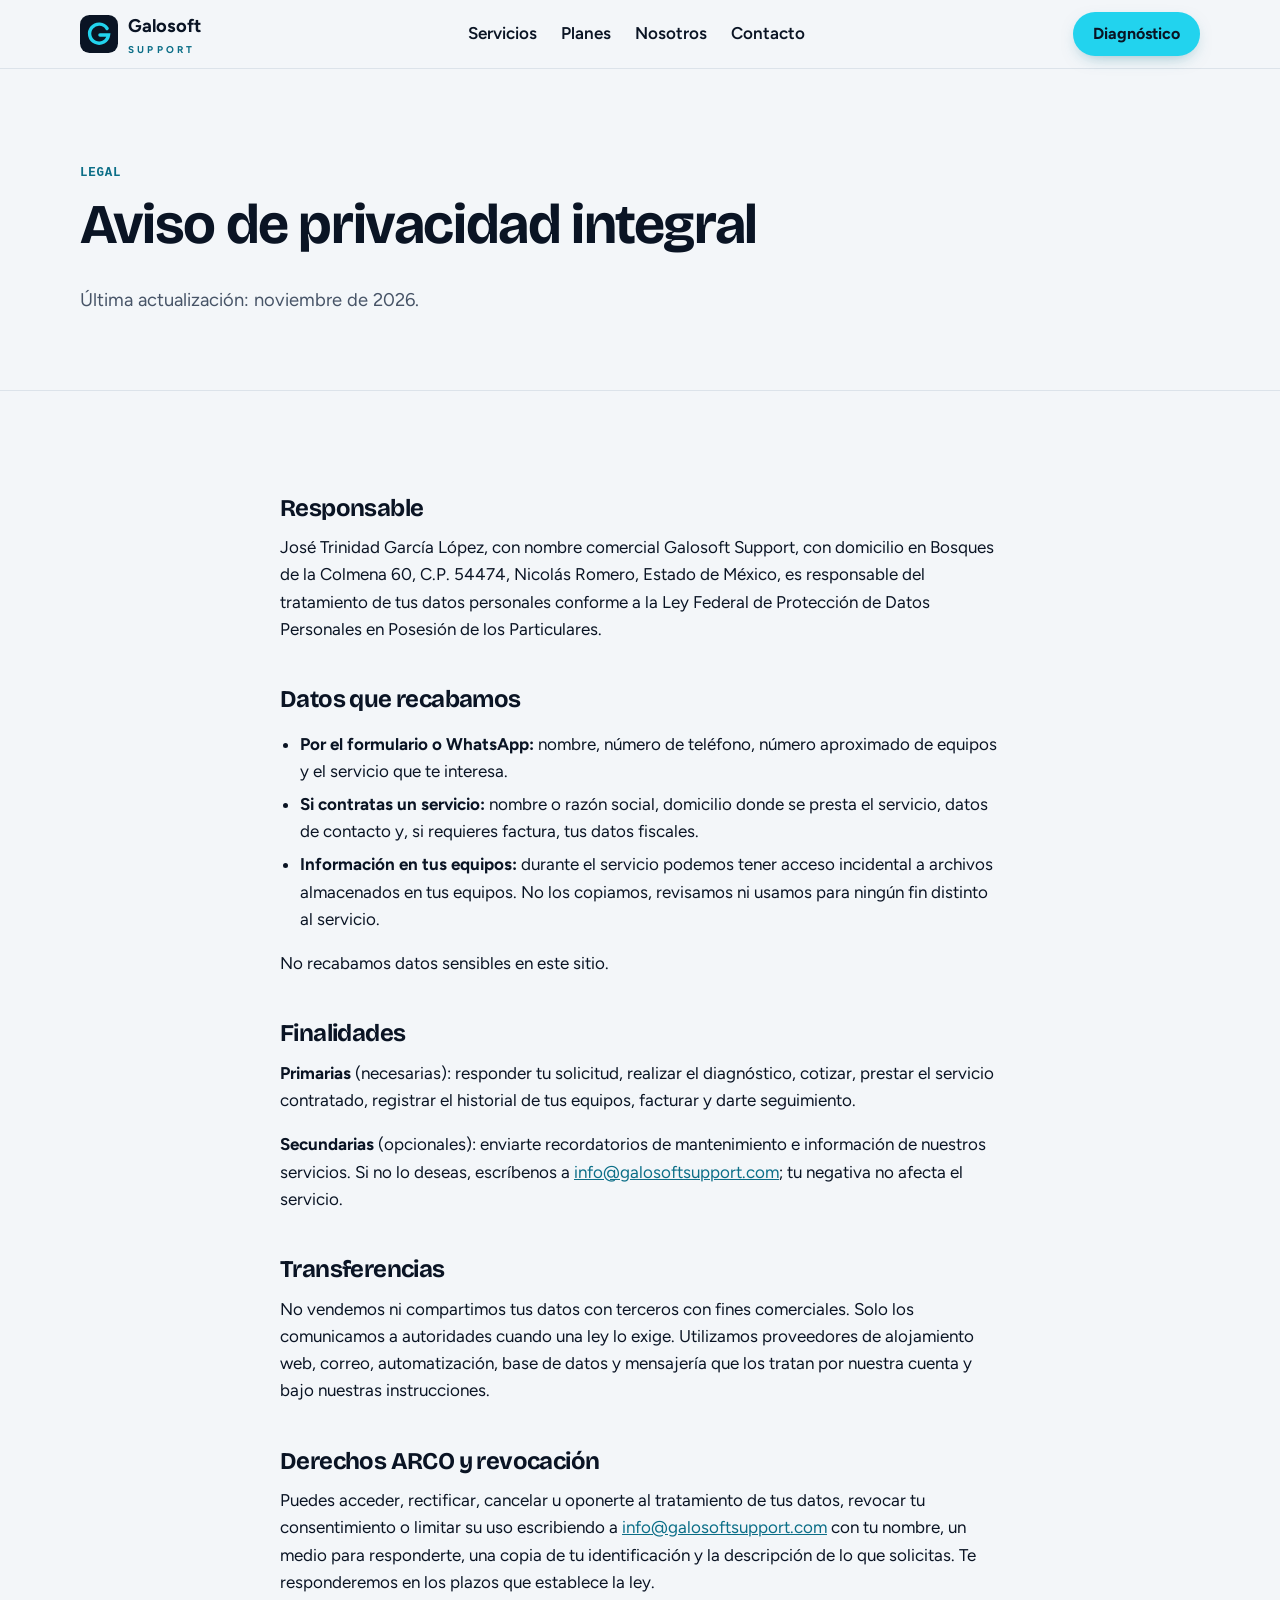
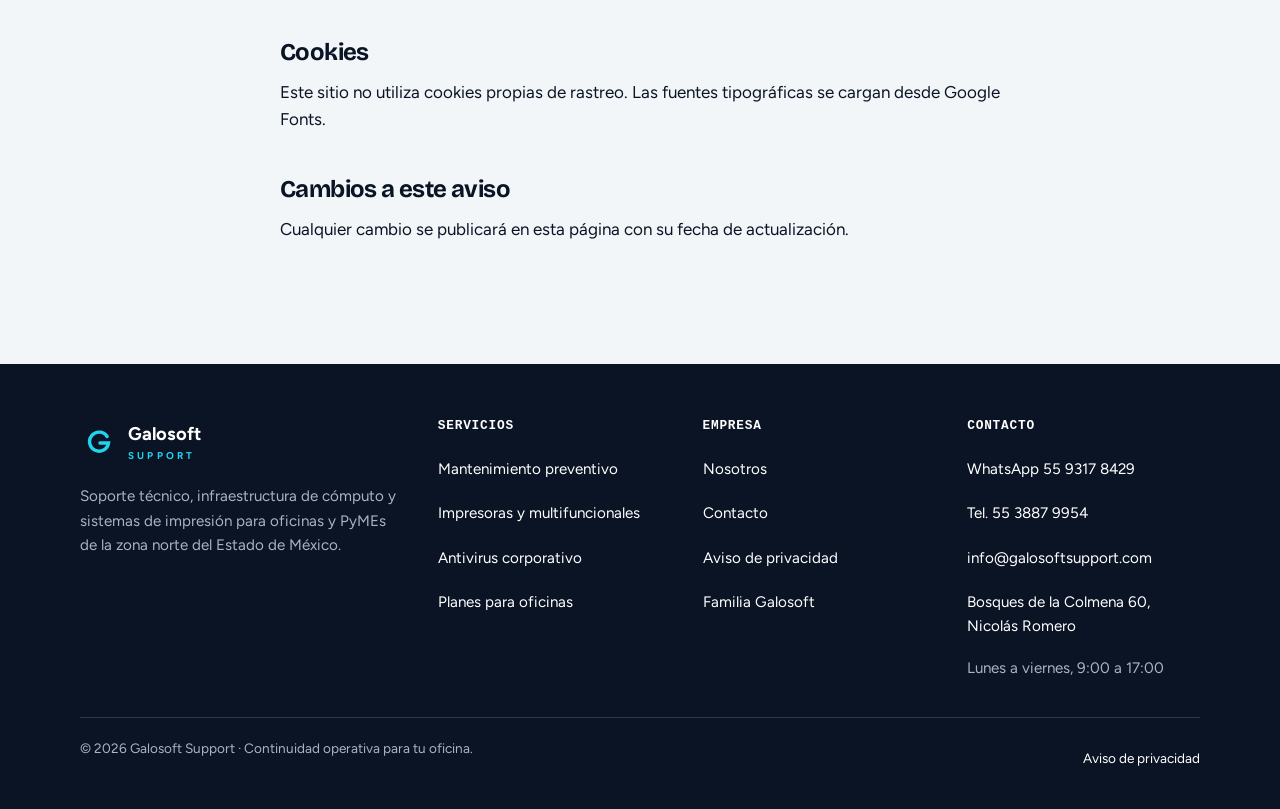
<file: aviso-de-privacidad.html>
<!doctype html>
<html lang="es-MX">
<head>
<meta charset="utf-8">
<meta name="viewport" content="width=device-width,initial-scale=1">
<title>Aviso de privacidad | Galosoft Support</title>
<meta name="description" content="Aviso de privacidad integral de Galosoft Support: qué datos personales recabamos, para qué los usamos y cómo ejercer tus derechos ARCO ante nuestra empresa.">
<link rel="canonical" href="https://galosoftsupport.com/aviso-de-privacidad.html">
<meta property="og:type" content="website">
<meta property="og:locale" content="es_MX">
<meta property="og:site_name" content="Galosoft Support">
<meta property="og:title" content="Aviso de privacidad | Galosoft Support">
<meta property="og:description" content="Aviso de privacidad integral de Galosoft Support: qué datos personales recabamos, para qué los usamos y cómo ejercer tus derechos ARCO ante nuestra empresa.">
<meta property="og:url" content="https://galosoftsupport.com/aviso-de-privacidad.html">
<meta property="og:image" content="https://galosoftsupport.com/assets/og-support.png">
<meta property="og:image:width" content="1200"><meta property="og:image:height" content="630">
<meta name="twitter:card" content="summary_large_image">
<meta name="theme-color" content="#0A1424">
<link rel="icon" href="assets/favicon.svg" type="image/svg+xml">
<link rel="apple-touch-icon" href="assets/apple-touch-icon.png">
<link rel="preconnect" href="https://fonts.googleapis.com">
<link rel="preconnect" href="https://fonts.gstatic.com" crossorigin>
<link rel="stylesheet" href="https://fonts.googleapis.com/css2?family=Bricolage+Grotesque:opsz,wght@12..96,700&family=Figtree:wght@400;600;700&display=swap">
<link rel="stylesheet" href="assets/styles.css">
</head>
<body>
<a class="skip" href="#main">Saltar al contenido</a>
<header class="hdr"><div class="wrap"><a class="brand" href="index.html" aria-label="Galosoft Support, inicio"><svg viewBox="0 0 40 40" aria-hidden="true"><rect width="40" height="40" rx="10" fill="#0A1424"/><path d="M28.5 14.2A10 10 0 1 0 30 21h-9" fill="none" stroke="#22D3EE" stroke-width="3.6" stroke-linecap="round"/></svg><span><b>Galosoft</b><small>SUPPORT</small></span></a>
<nav class="nav" aria-label="Principal"><a href="servicios.html">Servicios</a><a href="planes.html">Planes</a><a href="nosotros.html">Nosotros</a><a href="contacto.html">Contacto</a></nav>
<div class="hdr-cta"><a class="btn btn--primary" href="contacto.html#diagnostico">Diagnóstico</a>
<button class="menu-btn" type="button" aria-expanded="false" aria-controls="mnav" aria-label="Abrir menú"><svg viewBox="0 0 24 24" fill="none" stroke="currentColor" stroke-width="2" stroke-linecap="round" aria-hidden="true"><path d="M4 7h16M4 12h16M4 17h16"/></svg></button></div></div>
<nav class="mnav" id="mnav" aria-label="Menú móvil"><a href="index.html">Inicio</a><a href="servicios.html">Servicios</a><a href="planes.html">Planes</a><a href="nosotros.html">Nosotros</a><a href="contacto.html">Contacto</a></nav></header>
<main id="main">
<section class="page-hero"><div class="wrap"><span class="kicker">Legal</span><h1>Aviso de privacidad integral</h1>
<p class="lead">Última actualización: noviembre de 2026.</p></div></section>
<section class="sec"><div class="wrap prose">
<h2 style="margin-top:0">Responsable</h2>
<p>José Trinidad García López, con nombre comercial Galosoft Support, con domicilio en Bosques de la Colmena 60, C.P. 54474, Nicolás Romero, Estado de México, es responsable del tratamiento de tus datos personales conforme a la Ley Federal de Protección de Datos Personales en Posesión de los Particulares.</p>
<h2>Datos que recabamos</h2>
<ul><li><b>Por el formulario o WhatsApp:</b> nombre, número de teléfono, número aproximado de equipos y el servicio que te interesa.</li>
<li><b>Si contratas un servicio:</b> nombre o razón social, domicilio donde se presta el servicio, datos de contacto y, si requieres factura, tus datos fiscales.</li>
<li><b>Información en tus equipos:</b> durante el servicio podemos tener acceso incidental a archivos almacenados en tus equipos. No los copiamos, revisamos ni usamos para ningún fin distinto al servicio.</li></ul>
<p>No recabamos datos sensibles en este sitio.</p>
<h2>Finalidades</h2>
<p><b>Primarias</b> (necesarias): responder tu solicitud, realizar el diagnóstico, cotizar, prestar el servicio contratado, registrar el historial de tus equipos, facturar y darte seguimiento.</p>
<p><b>Secundarias</b> (opcionales): enviarte recordatorios de mantenimiento e información de nuestros servicios. Si no lo deseas, escríbenos a <a href="mailto:info@galosoftsupport.com">info@galosoftsupport.com</a>; tu negativa no afecta el servicio.</p>
<h2>Transferencias</h2>
<p>No vendemos ni compartimos tus datos con terceros con fines comerciales. Solo los comunicamos a autoridades cuando una ley lo exige. Utilizamos proveedores de alojamiento web, correo, automatización, base de datos y mensajería que los tratan por nuestra cuenta y bajo nuestras instrucciones.</p>
<h2>Derechos ARCO y revocación</h2>
<p>Puedes acceder, rectificar, cancelar u oponerte al tratamiento de tus datos, revocar tu consentimiento o limitar su uso escribiendo a <a href="mailto:info@galosoftsupport.com">info@galosoftsupport.com</a> con tu nombre, un medio para responderte, una copia de tu identificación y la descripción de lo que solicitas. Te responderemos en los plazos que establece la ley.</p>
<h2>Cookies</h2>
<p>Este sitio no utiliza cookies propias de rastreo. Las fuentes tipográficas se cargan desde Google Fonts.</p>
<h2>Cambios a este aviso</h2>
<p>Cualquier cambio se publicará en esta página con su fecha de actualización.</p>
</div></section>
</main>
<footer class="ftr"><div class="wrap">
<div class="cols">
<div><a class="brand" href="index.html" aria-label="Galosoft Support, inicio"><svg viewBox="0 0 40 40" aria-hidden="true"><rect width="40" height="40" rx="10" fill="#0A1424"/><path d="M28.5 14.2A10 10 0 1 0 30 21h-9" fill="none" stroke="#22D3EE" stroke-width="3.6" stroke-linecap="round"/></svg><span><b>Galosoft</b><small>SUPPORT</small></span></a><p style="margin-top:16px;max-width:34ch">Soporte técnico, infraestructura de cómputo y sistemas de impresión para oficinas y PyMEs de la zona norte del Estado de México.</p></div>
<div><h4>Servicios</h4><ul><li><a href="mantenimiento-preventivo.html">Mantenimiento preventivo</a></li><li><a href="impresoras.html">Impresoras y multifuncionales</a></li><li><a href="antivirus-corporativo.html">Antivirus corporativo</a></li><li><a href="planes.html">Planes para oficinas</a></li></ul></div>
<div><h4>Empresa</h4><ul><li><a href="nosotros.html">Nosotros</a></li><li><a href="contacto.html">Contacto</a></li><li><a href="aviso-de-privacidad.html">Aviso de privacidad</a></li><li><a href="https://galosoft.com">Familia Galosoft</a></li></ul></div>
<div><h4>Contacto</h4><ul><li><a href="https://wa.me/525593178429?text=Hola%2C%20vengo%20de%20la%20p%C3%A1gina%20de%20Galosoft%20Support%20y%20quiero%20informaci%C3%B3n.">WhatsApp 55 9317 8429</a></li><li><a href="tel:+525538879954">Tel. 55 3887 9954</a></li><li><a href="mailto:info@galosoftsupport.com">info@galosoftsupport.com</a></li><li><a href="https://www.google.com/maps/search/?api=1&query=Bosques%20de%20la%20Colmena%2060%2C%20Nicol%C3%A1s%20Romero%2C%2054474%2C%20Estado%20de%20M%C3%A9xico">Bosques de la Colmena 60, Nicolás Romero</a></li></ul><p style="margin:8px 0 0">Lunes a viernes, 9:00 a 17:00</p></div>
</div>
<div class="bottom"><span>© 2026 Galosoft Support · Continuidad operativa para tu oficina.</span><a href="aviso-de-privacidad.html">Aviso de privacidad</a></div>
</div></footer>
<a class="wa-float" href="https://wa.me/525593178429?text=Hola%2C%20vengo%20de%20la%20p%C3%A1gina%20de%20Galosoft%20Support%20y%20quiero%20informaci%C3%B3n." aria-label="Escribir por WhatsApp"><svg viewBox="0 0 24 24" fill="currentColor" aria-hidden="true"><path d="M12 2a10 10 0 0 0-8.6 15.1L2 22l5-1.3A10 10 0 1 0 12 2Zm0 18.2c-1.5 0-3-.4-4.3-1.2l-.3-.2-3 .8.8-2.9-.2-.3A8.2 8.2 0 1 1 12 20.2Zm4.5-6.1c-.2-.1-1.5-.7-1.7-.8-.2-.1-.4-.1-.6.1l-.8 1c-.1.2-.3.2-.5.1a6.7 6.7 0 0 1-3.3-2.9c-.3-.4.2-.4.7-1.3.1-.2 0-.3 0-.4l-.8-1.8c-.2-.5-.4-.4-.6-.4h-.5a1 1 0 0 0-.7.3 3 3 0 0 0-.9 2.2 5.2 5.2 0 0 0 1.1 2.7 11.8 11.8 0 0 0 4.5 4c1.7.7 2.3.8 3.2.6a2.7 2.7 0 0 0 1.8-1.3c.2-.4.2-.8.1-.9l-.5-.3Z"/></svg></a>
<script src="assets/main.js" defer></script>
</body>
</html>
</file>
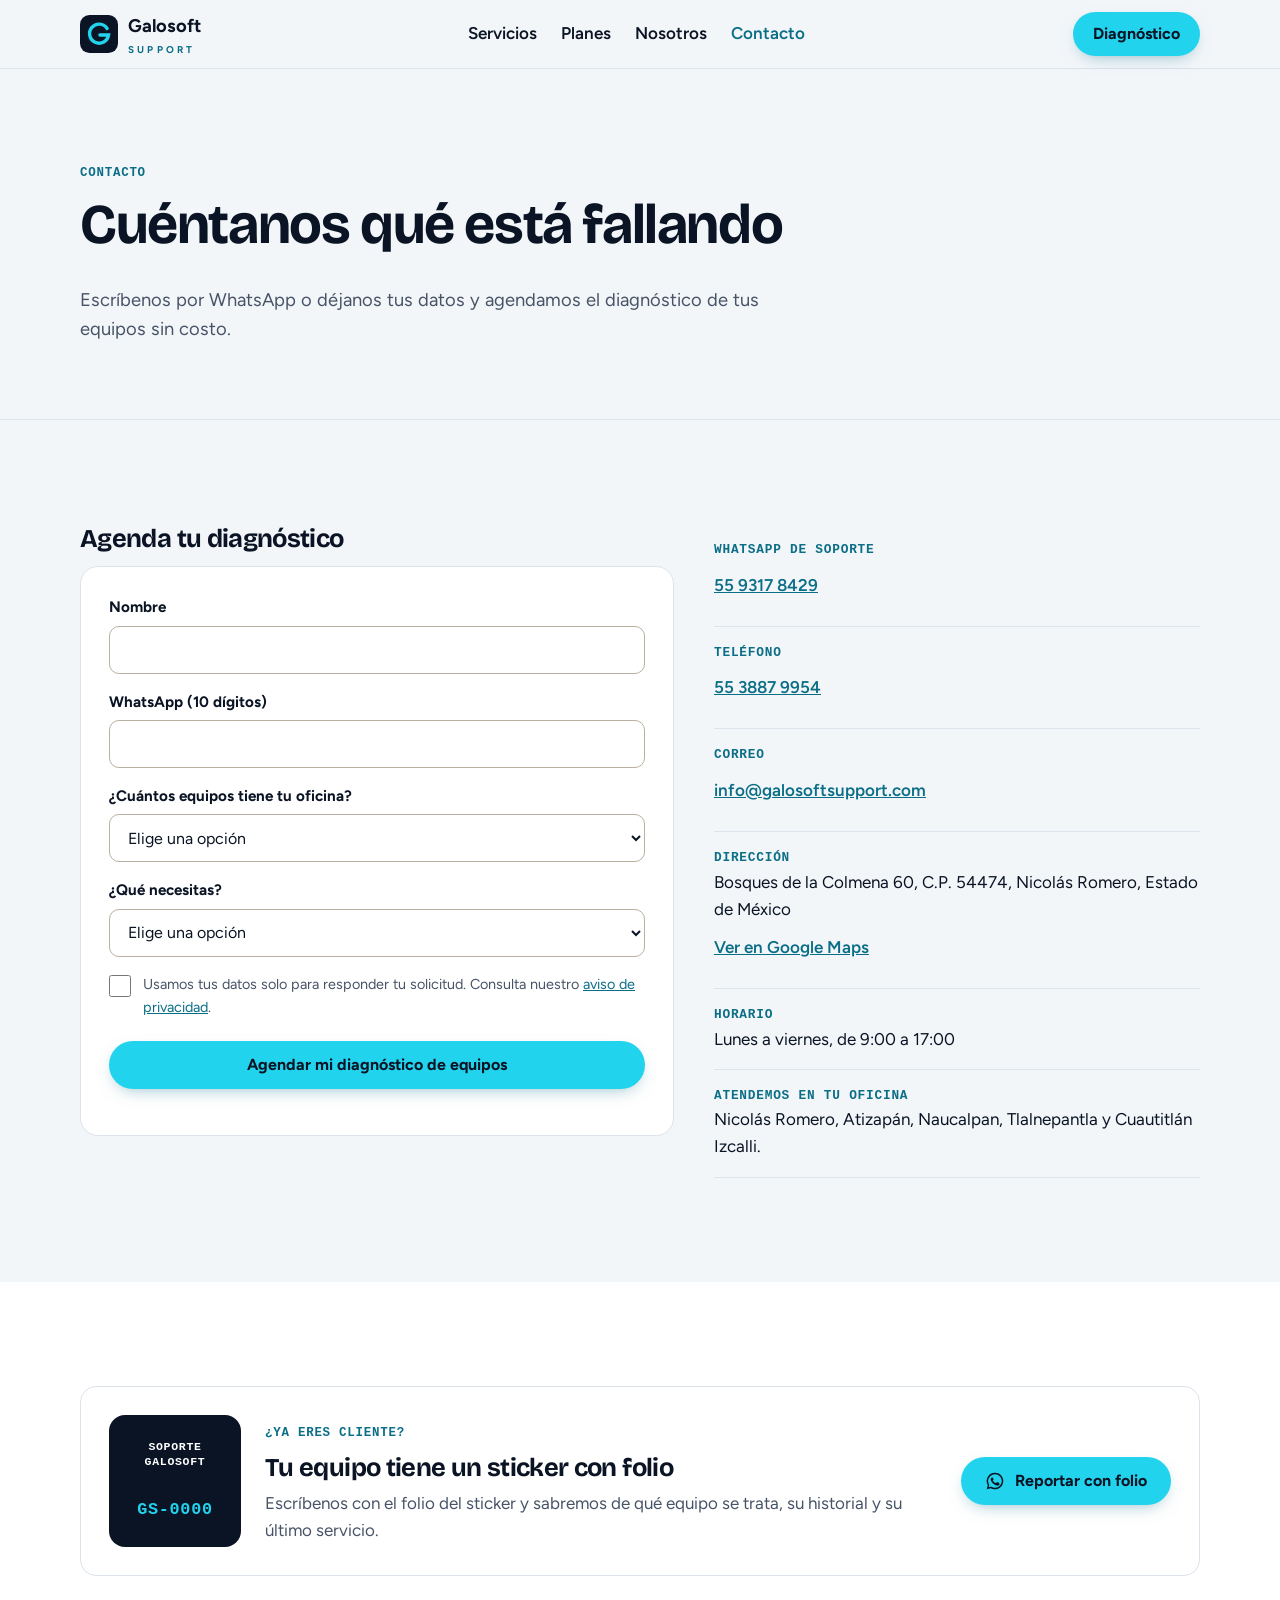
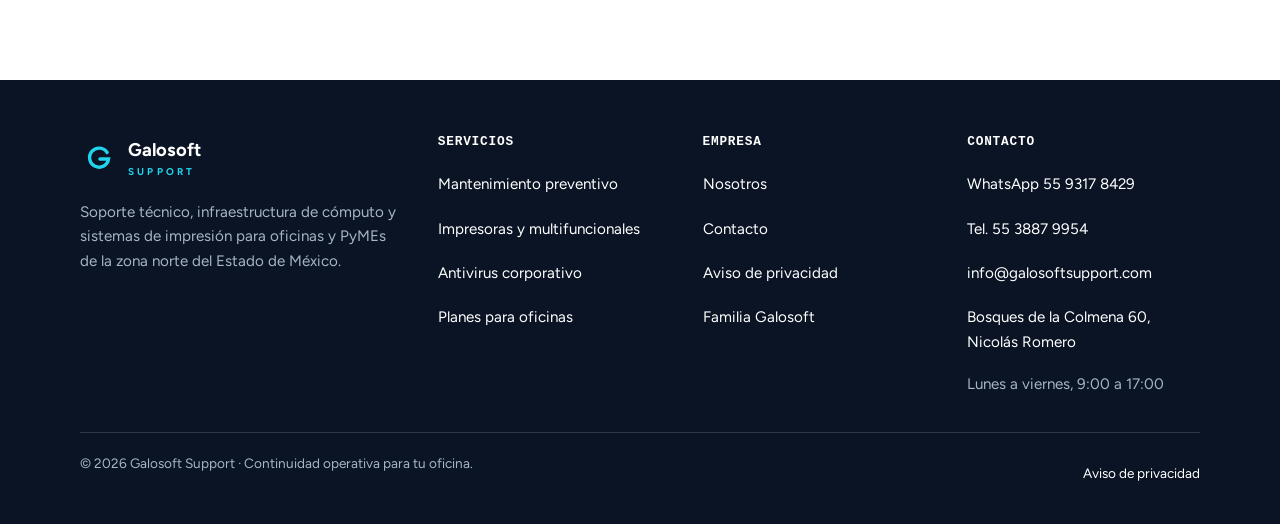
<file: contacto.html>
<!doctype html>
<html lang="es-MX">
<head>
<meta charset="utf-8">
<meta name="viewport" content="width=device-width,initial-scale=1">
<title>Contacto: soporte técnico en Nicolás Romero | Galosoft Support</title>
<meta name="description" content="Agenda el diagnóstico de tus equipos sin costo. WhatsApp de soporte 55 9317 8429, de lunes a viernes de 9:00 a 17:00. Atendemos en tu oficina en la zona norte.">
<link rel="canonical" href="https://galosoftsupport.com/contacto.html">
<meta property="og:type" content="website">
<meta property="og:locale" content="es_MX">
<meta property="og:site_name" content="Galosoft Support">
<meta property="og:title" content="Contacto: soporte técnico en Nicolás Romero | Galosoft Support">
<meta property="og:description" content="Agenda el diagnóstico de tus equipos sin costo. WhatsApp de soporte 55 9317 8429, de lunes a viernes de 9:00 a 17:00. Atendemos en tu oficina en la zona norte.">
<meta property="og:url" content="https://galosoftsupport.com/contacto.html">
<meta property="og:image" content="https://galosoftsupport.com/assets/og-support.png">
<meta property="og:image:width" content="1200"><meta property="og:image:height" content="630">
<meta name="twitter:card" content="summary_large_image">
<meta name="theme-color" content="#0A1424">
<link rel="icon" href="assets/favicon.svg" type="image/svg+xml">
<link rel="apple-touch-icon" href="assets/apple-touch-icon.png">
<link rel="preconnect" href="https://fonts.googleapis.com">
<link rel="preconnect" href="https://fonts.gstatic.com" crossorigin>
<link rel="stylesheet" href="https://fonts.googleapis.com/css2?family=Bricolage+Grotesque:opsz,wght@12..96,700&family=Figtree:wght@400;600;700&display=swap">
<link rel="stylesheet" href="assets/styles.css">
<script type="application/ld+json">{"@context": "https://schema.org", "@type": "ProfessionalService", "@id": "https://galosoftsupport.com/#negocio", "name": "Galosoft Support", "description": "Soporte técnico, mantenimiento de equipos de cómputo y sistemas de impresión para oficinas.", "url": "https://galosoftsupport.com/", "image": "https://galosoftsupport.com/assets/og-support.png", "logo": "https://galosoftsupport.com/assets/apple-touch-icon.png", "telephone": "+525593178429", "email": "info@galosoftsupport.com", "address": {"@type": "PostalAddress", "streetAddress": "Bosques de la Colmena 60", "addressLocality": "Nicolás Romero", "addressRegion": "Estado de México", "postalCode": "54474", "addressCountry": "MX"}, "areaServed": [{"@type": "City", "name": "Nicolás Romero"}, {"@type": "City", "name": "Atizapán de Zaragoza"}, {"@type": "City", "name": "Naucalpan de Juárez"}, {"@type": "City", "name": "Tlalnepantla de Baz"}, {"@type": "City", "name": "Cuautitlán Izcalli"}], "openingHoursSpecification": [{"@type": "OpeningHoursSpecification", "dayOfWeek": ["Monday", "Tuesday", "Wednesday", "Thursday", "Friday"], "opens": "09:00", "closes": "17:00"}], "founder": {"@type": "Person", "name": "José Trinidad García López"}, "parentOrganization": {"@type": "Organization", "name": "Galosoft", "url": "https://galosoft.com"}, "contactPoint": [{"@type": "ContactPoint", "telephone": "+525593178429", "contactType": "technical support", "availableLanguage": "es"}, {"@type": "ContactPoint", "telephone": "+525538879954", "contactType": "customer service", "availableLanguage": "es"}]}</script>
</head>
<body>
<a class="skip" href="#main">Saltar al contenido</a>
<header class="hdr"><div class="wrap"><a class="brand" href="index.html" aria-label="Galosoft Support, inicio"><svg viewBox="0 0 40 40" aria-hidden="true"><rect width="40" height="40" rx="10" fill="#0A1424"/><path d="M28.5 14.2A10 10 0 1 0 30 21h-9" fill="none" stroke="#22D3EE" stroke-width="3.6" stroke-linecap="round"/></svg><span><b>Galosoft</b><small>SUPPORT</small></span></a>
<nav class="nav" aria-label="Principal"><a href="servicios.html">Servicios</a><a href="planes.html">Planes</a><a href="nosotros.html">Nosotros</a><a href="contacto.html" aria-current=page>Contacto</a></nav>
<div class="hdr-cta"><a class="btn btn--primary" href="contacto.html#diagnostico">Diagnóstico</a>
<button class="menu-btn" type="button" aria-expanded="false" aria-controls="mnav" aria-label="Abrir menú"><svg viewBox="0 0 24 24" fill="none" stroke="currentColor" stroke-width="2" stroke-linecap="round" aria-hidden="true"><path d="M4 7h16M4 12h16M4 17h16"/></svg></button></div></div>
<nav class="mnav" id="mnav" aria-label="Menú móvil"><a href="index.html">Inicio</a><a href="servicios.html">Servicios</a><a href="planes.html">Planes</a><a href="nosotros.html">Nosotros</a><a href="contacto.html" aria-current=page>Contacto</a></nav></header>
<main id="main">
<section class="page-hero"><div class="wrap"><span class="kicker">Contacto</span>
<h1>Cuéntanos qué está fallando</h1>
<p class="lead">Escríbenos por WhatsApp o déjanos tus datos y agendamos el diagnóstico de tus equipos sin costo.</p></div></section>
<section class="sec" id="diagnostico"><div class="wrap split">
<div><h2 style="font-size:1.6rem">Agenda tu diagnóstico</h2><form class="form lead" novalidate data-origen="contacto">
<label>Nombre<input name="nombre" autocomplete="name" required></label>
<label>WhatsApp (10 dígitos)<input name="telefono" type="tel" inputmode="tel" autocomplete="tel-national" pattern="[0-9 ]{10,14}" required></label>
<label>¿Cuántos equipos tiene tu oficina?<select name="equipos" required>
<option value="">Elige una opción</option><option value="1-5">1 a 5</option><option value="6-15">6 a 15</option><option value="16-30">16 a 30</option><option value="30+">Más de 30</option></select></label>
<label>¿Qué necesitas?<select name="necesidad" required><option value="">Elige una opción</option><option value="preventivo">Mantenimiento preventivo</option><option value="falla">Una falla que hay que resolver</option><option value="impresoras">Impresoras o multifuncionales</option><option value="antivirus">Antivirus corporativo</option><option value="poliza">Plan de mantenimiento</option><option value="otro">Otra cosa</option></select></label>
<div class="hp" aria-hidden="true"><label>Sitio web<input name="sitio_web" tabindex="-1" autocomplete="off"></label></div>
<label class="consent"><input type="checkbox" name="acepto" value="si" required><span>Usamos tus datos solo para responder tu solicitud. Consulta nuestro <a href="aviso-de-privacidad.html">aviso de privacidad</a>.</span></label>
<button class="btn btn--primary" type="submit">Agendar mi diagnóstico de equipos</button>
<p class="lead-status" id="lead-status-contacto" role="status" aria-live="polite"></p>
</form></div>
<div><ul class="contact-list">
<li><b>WhatsApp de soporte</b><a href="https://wa.me/525593178429?text=Hola%2C%20vengo%20de%20la%20p%C3%A1gina%20de%20Galosoft%20Support%20y%20necesito%20soporte.">55 9317 8429</a></li>
<li><b>Teléfono</b><a href="tel:+525538879954">55 3887 9954</a></li>
<li><b>Correo</b><a href="mailto:info@galosoftsupport.com">info@galosoftsupport.com</a></li>
<li><b>Dirección</b>Bosques de la Colmena 60, C.P. 54474, Nicolás Romero, Estado de México<br><a href="https://www.google.com/maps/search/?api=1&query=Bosques%20de%20la%20Colmena%2060%2C%20Nicol%C3%A1s%20Romero%2C%2054474%2C%20Estado%20de%20M%C3%A9xico" target="_blank" rel="noopener">Ver en Google Maps</a></li>
<li><b>Horario</b>Lunes a viernes, de 9:00 a 17:00</li>
<li><b>Atendemos en tu oficina</b>Nicolás Romero, Atizapán, Naucalpan, Tlalnepantla y Cuautitlán Izcalli.</li>
</ul></div>
</div></section>
<section class="sec sec--white"><div class="wrap"><div class="folio">
<div class="sticker" aria-hidden="true">SOPORTE<br>GALOSOFT<b>GS-0000</b></div>
<div><span class="kicker">¿Ya eres cliente?</span><h2 style="font-size:1.6rem;margin-bottom:.3em">Tu equipo tiene un sticker con folio</h2>
<p style="color:var(--muted);margin:0">Escríbenos con el folio del sticker y sabremos de qué equipo se trata, su historial y su último servicio.</p></div>
<a class="btn btn--primary" href="https://wa.me/525593178429?text=Hola%2C%20necesito%20soporte%20para%20un%20equipo%20con%20sticker%20Galosoft.%20Folio%3A%20"><svg viewBox="0 0 24 24" fill="currentColor" aria-hidden="true"><path d="M12 2a10 10 0 0 0-8.6 15.1L2 22l5-1.3A10 10 0 1 0 12 2Zm0 18.2c-1.5 0-3-.4-4.3-1.2l-.3-.2-3 .8.8-2.9-.2-.3A8.2 8.2 0 1 1 12 20.2Zm4.5-6.1c-.2-.1-1.5-.7-1.7-.8-.2-.1-.4-.1-.6.1l-.8 1c-.1.2-.3.2-.5.1a6.7 6.7 0 0 1-3.3-2.9c-.3-.4.2-.4.7-1.3.1-.2 0-.3 0-.4l-.8-1.8c-.2-.5-.4-.4-.6-.4h-.5a1 1 0 0 0-.7.3 3 3 0 0 0-.9 2.2 5.2 5.2 0 0 0 1.1 2.7 11.8 11.8 0 0 0 4.5 4c1.7.7 2.3.8 3.2.6a2.7 2.7 0 0 0 1.8-1.3c.2-.4.2-.8.1-.9l-.5-.3Z"/></svg>Reportar con folio</a>
</div></div></section>
</main>
<footer class="ftr"><div class="wrap">
<div class="cols">
<div><a class="brand" href="index.html" aria-label="Galosoft Support, inicio"><svg viewBox="0 0 40 40" aria-hidden="true"><rect width="40" height="40" rx="10" fill="#0A1424"/><path d="M28.5 14.2A10 10 0 1 0 30 21h-9" fill="none" stroke="#22D3EE" stroke-width="3.6" stroke-linecap="round"/></svg><span><b>Galosoft</b><small>SUPPORT</small></span></a><p style="margin-top:16px;max-width:34ch">Soporte técnico, infraestructura de cómputo y sistemas de impresión para oficinas y PyMEs de la zona norte del Estado de México.</p></div>
<div><h4>Servicios</h4><ul><li><a href="mantenimiento-preventivo.html">Mantenimiento preventivo</a></li><li><a href="impresoras.html">Impresoras y multifuncionales</a></li><li><a href="antivirus-corporativo.html">Antivirus corporativo</a></li><li><a href="planes.html">Planes para oficinas</a></li></ul></div>
<div><h4>Empresa</h4><ul><li><a href="nosotros.html">Nosotros</a></li><li><a href="contacto.html">Contacto</a></li><li><a href="aviso-de-privacidad.html">Aviso de privacidad</a></li><li><a href="https://galosoft.com">Familia Galosoft</a></li></ul></div>
<div><h4>Contacto</h4><ul><li><a href="https://wa.me/525593178429?text=Hola%2C%20vengo%20de%20la%20p%C3%A1gina%20de%20Galosoft%20Support%20y%20quiero%20informaci%C3%B3n.">WhatsApp 55 9317 8429</a></li><li><a href="tel:+525538879954">Tel. 55 3887 9954</a></li><li><a href="mailto:info@galosoftsupport.com">info@galosoftsupport.com</a></li><li><a href="https://www.google.com/maps/search/?api=1&query=Bosques%20de%20la%20Colmena%2060%2C%20Nicol%C3%A1s%20Romero%2C%2054474%2C%20Estado%20de%20M%C3%A9xico">Bosques de la Colmena 60, Nicolás Romero</a></li></ul><p style="margin:8px 0 0">Lunes a viernes, 9:00 a 17:00</p></div>
</div>
<div class="bottom"><span>© 2026 Galosoft Support · Continuidad operativa para tu oficina.</span><a href="aviso-de-privacidad.html">Aviso de privacidad</a></div>
</div></footer>
<a class="wa-float" href="https://wa.me/525593178429?text=Hola%2C%20vengo%20de%20la%20p%C3%A1gina%20de%20Galosoft%20Support%20y%20quiero%20informaci%C3%B3n." aria-label="Escribir por WhatsApp"><svg viewBox="0 0 24 24" fill="currentColor" aria-hidden="true"><path d="M12 2a10 10 0 0 0-8.6 15.1L2 22l5-1.3A10 10 0 1 0 12 2Zm0 18.2c-1.5 0-3-.4-4.3-1.2l-.3-.2-3 .8.8-2.9-.2-.3A8.2 8.2 0 1 1 12 20.2Zm4.5-6.1c-.2-.1-1.5-.7-1.7-.8-.2-.1-.4-.1-.6.1l-.8 1c-.1.2-.3.2-.5.1a6.7 6.7 0 0 1-3.3-2.9c-.3-.4.2-.4.7-1.3.1-.2 0-.3 0-.4l-.8-1.8c-.2-.5-.4-.4-.6-.4h-.5a1 1 0 0 0-.7.3 3 3 0 0 0-.9 2.2 5.2 5.2 0 0 0 1.1 2.7 11.8 11.8 0 0 0 4.5 4c1.7.7 2.3.8 3.2.6a2.7 2.7 0 0 0 1.8-1.3c.2-.4.2-.8.1-.9l-.5-.3Z"/></svg></a>
<script src="assets/main.js" defer></script>
</body>
</html>
</file>
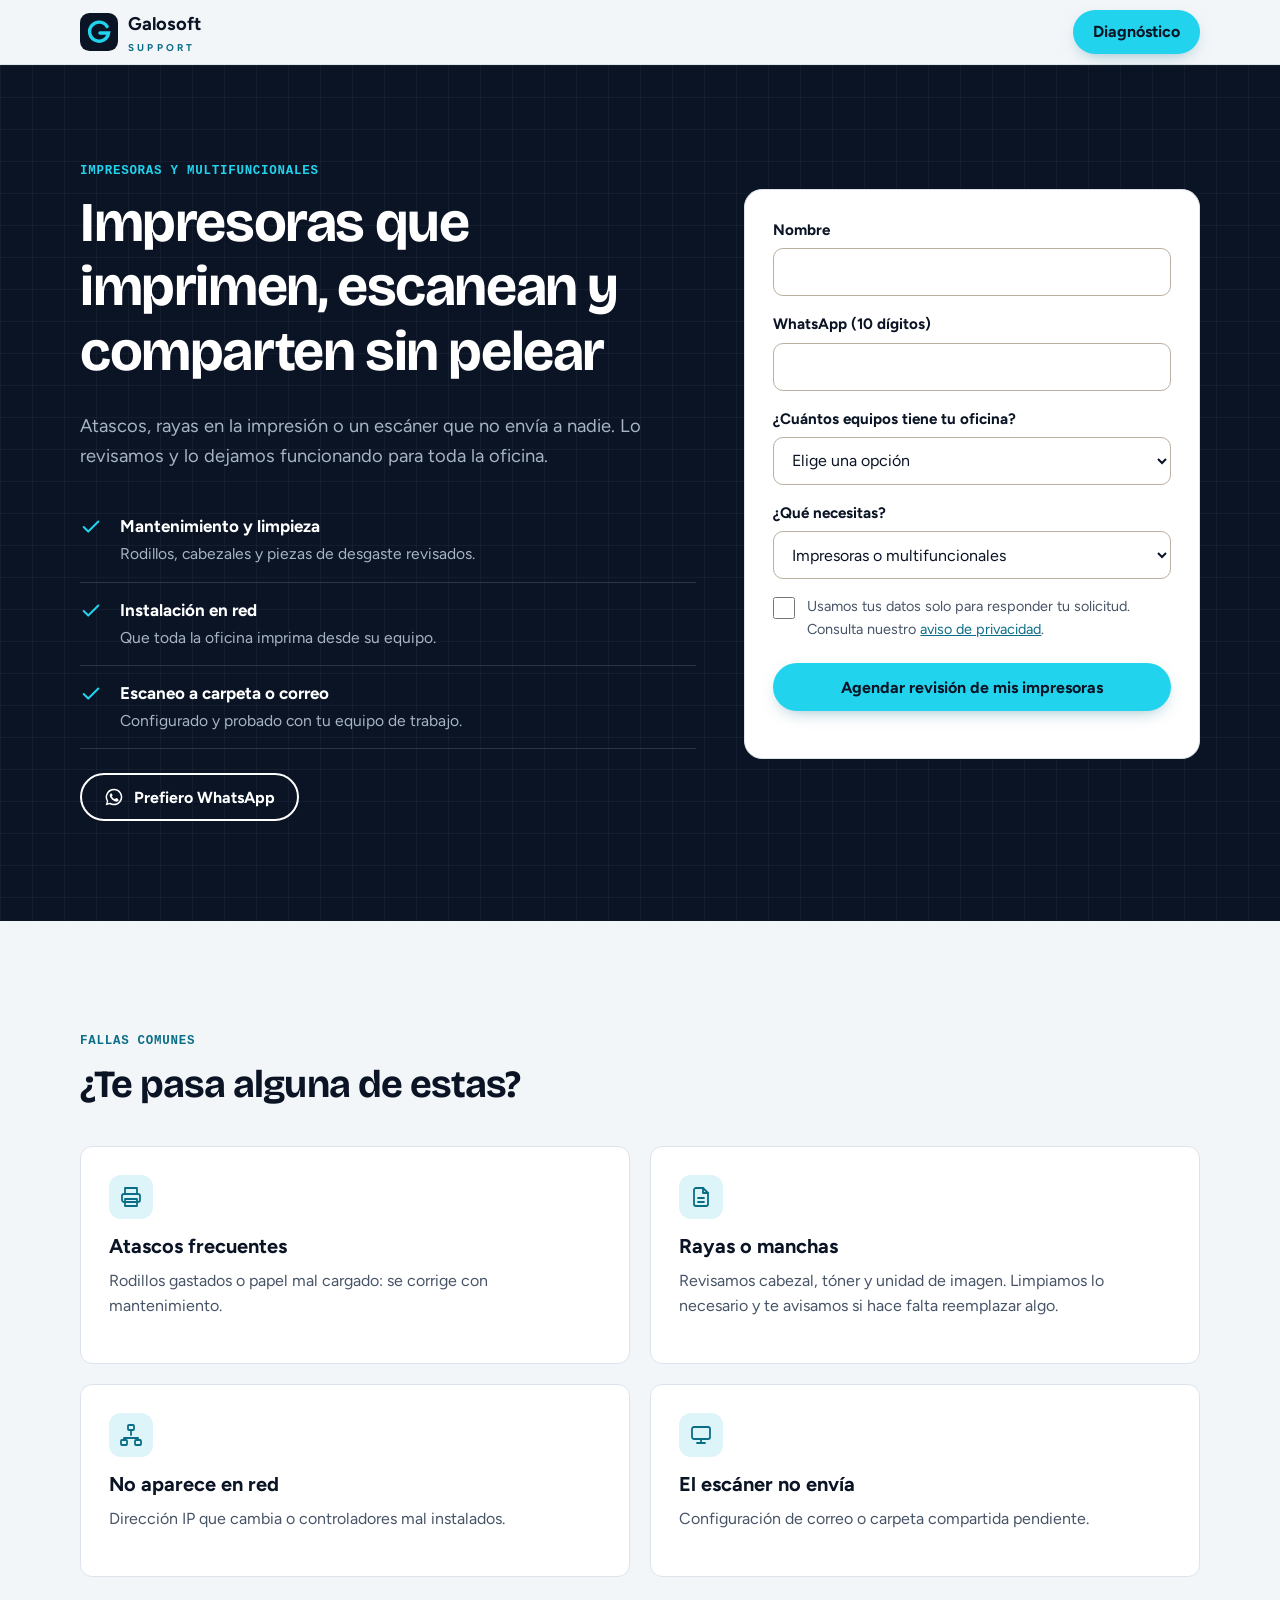
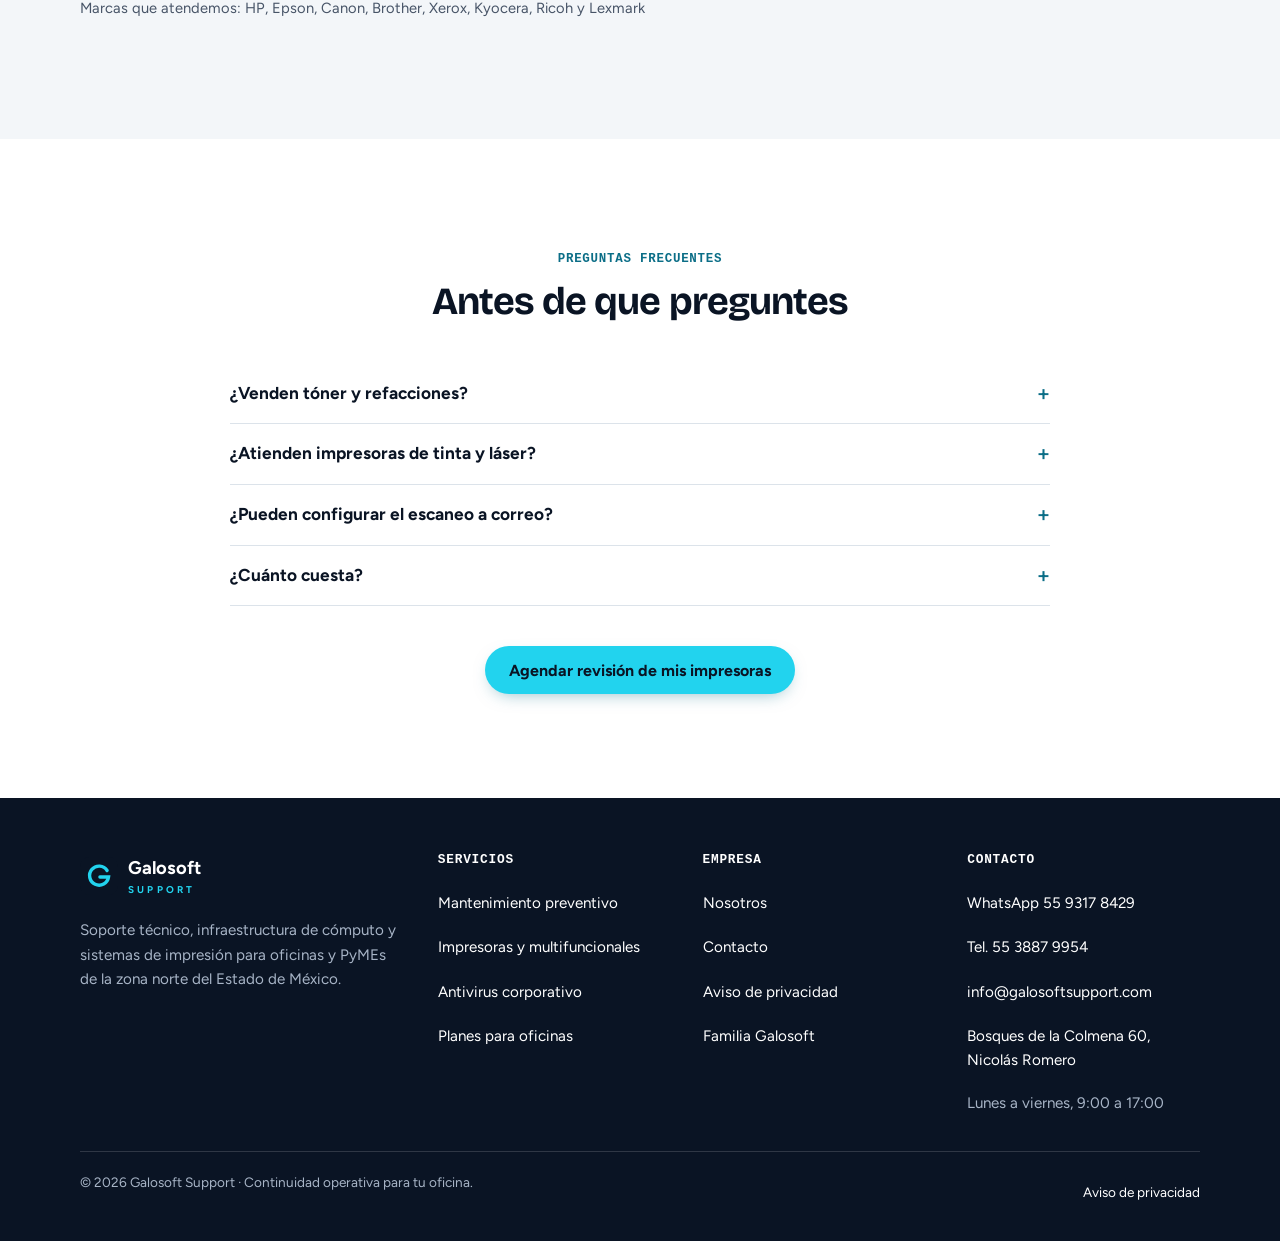
<file: impresoras.html>
<!doctype html>
<html lang="es-MX">
<head>
<meta charset="utf-8">
<meta name="viewport" content="width=device-width,initial-scale=1">
<title>Soporte de impresoras y multifuncionales para oficinas | Galosoft</title>
<meta name="description" content="Mantenimiento, instalación en red y escaneo a correo para las impresoras y multifuncionales de tu oficina en Nicolás Romero, Atizapán y zona norte.">
<link rel="canonical" href="https://galosoftsupport.com/impresoras.html">
<meta property="og:type" content="website">
<meta property="og:locale" content="es_MX">
<meta property="og:site_name" content="Galosoft Support">
<meta property="og:title" content="Soporte de impresoras y multifuncionales para oficinas | Galosoft">
<meta property="og:description" content="Mantenimiento, instalación en red y escaneo a correo para las impresoras y multifuncionales de tu oficina en Nicolás Romero, Atizapán y zona norte.">
<meta property="og:url" content="https://galosoftsupport.com/impresoras.html">
<meta property="og:image" content="https://galosoftsupport.com/assets/og-support.png">
<meta property="og:image:width" content="1200"><meta property="og:image:height" content="630">
<meta name="twitter:card" content="summary_large_image">
<meta name="theme-color" content="#0A1424">
<link rel="icon" href="assets/favicon.svg" type="image/svg+xml">
<link rel="apple-touch-icon" href="assets/apple-touch-icon.png">
<link rel="preconnect" href="https://fonts.googleapis.com">
<link rel="preconnect" href="https://fonts.gstatic.com" crossorigin>
<link rel="stylesheet" href="https://fonts.googleapis.com/css2?family=Bricolage+Grotesque:opsz,wght@12..96,700&family=Figtree:wght@400;600;700&display=swap">
<link rel="stylesheet" href="assets/styles.css">
</head>
<body>
<a class="skip" href="#main">Saltar al contenido</a>
<header class="hdr hdr--min"><div class="wrap"><a class="brand" href="index.html" aria-label="Galosoft Support, inicio"><svg viewBox="0 0 40 40" aria-hidden="true"><rect width="40" height="40" rx="10" fill="#0A1424"/><path d="M28.5 14.2A10 10 0 1 0 30 21h-9" fill="none" stroke="#22D3EE" stroke-width="3.6" stroke-linecap="round"/></svg><span><b>Galosoft</b><small>SUPPORT</small></span></a><div class="hdr-cta"><a class="btn btn--primary" href="#diagnostico">Diagnóstico</a></div></div></header>
<main id="main">
<section class="hero sec--navy grid-bg" id="diagnostico"><div class="wrap grid">
<div><span class="kicker">Impresoras y multifuncionales</span><h1>Impresoras que imprimen, escanean y comparten sin pelear</h1><p class="lead">Atascos, rayas en la impresión o un escáner que no envía a nadie. Lo revisamos y lo dejamos funcionando para toda la oficina.</p>
<ul class="checks" style="margin-bottom:24px"><li><svg viewBox="0 0 24 24" fill="none" stroke="currentColor" stroke-width="2.2" stroke-linecap="round" stroke-linejoin="round" aria-hidden="true"><path d="M20 6 9 17l-5-5"/></svg><div><b>Mantenimiento y limpieza</b><span>Rodillos, cabezales y piezas de desgaste revisados.</span></div></li><li><svg viewBox="0 0 24 24" fill="none" stroke="currentColor" stroke-width="2.2" stroke-linecap="round" stroke-linejoin="round" aria-hidden="true"><path d="M20 6 9 17l-5-5"/></svg><div><b>Instalación en red</b><span>Que toda la oficina imprima desde su equipo.</span></div></li><li><svg viewBox="0 0 24 24" fill="none" stroke="currentColor" stroke-width="2.2" stroke-linecap="round" stroke-linejoin="round" aria-hidden="true"><path d="M20 6 9 17l-5-5"/></svg><div><b>Escaneo a carpeta o correo</b><span>Configurado y probado con tu equipo de trabajo.</span></div></li></ul>
<a class="btn btn--ghost" href="https://wa.me/525593178429?text=Hola%2C%20vengo%20de%20la%20p%C3%A1gina%20de%20Galosoft%20Support%20y%20necesito%20ayuda%20con%20mis%20impresoras."><svg viewBox="0 0 24 24" fill="currentColor" aria-hidden="true"><path d="M12 2a10 10 0 0 0-8.6 15.1L2 22l5-1.3A10 10 0 1 0 12 2Zm0 18.2c-1.5 0-3-.4-4.3-1.2l-.3-.2-3 .8.8-2.9-.2-.3A8.2 8.2 0 1 1 12 20.2Zm4.5-6.1c-.2-.1-1.5-.7-1.7-.8-.2-.1-.4-.1-.6.1l-.8 1c-.1.2-.3.2-.5.1a6.7 6.7 0 0 1-3.3-2.9c-.3-.4.2-.4.7-1.3.1-.2 0-.3 0-.4l-.8-1.8c-.2-.5-.4-.4-.6-.4h-.5a1 1 0 0 0-.7.3 3 3 0 0 0-.9 2.2 5.2 5.2 0 0 0 1.1 2.7 11.8 11.8 0 0 0 4.5 4c1.7.7 2.3.8 3.2.6a2.7 2.7 0 0 0 1.8-1.3c.2-.4.2-.8.1-.9l-.5-.3Z"/></svg>Prefiero WhatsApp</a></div>
<div><form class="form lead" novalidate data-origen="landing-impresoras">
<label>Nombre<input name="nombre" autocomplete="name" required></label>
<label>WhatsApp (10 dígitos)<input name="telefono" type="tel" inputmode="tel" autocomplete="tel-national" pattern="[0-9 ]{10,14}" required></label>
<label>¿Cuántos equipos tiene tu oficina?<select name="equipos" required>
<option value="">Elige una opción</option><option value="1-5">1 a 5</option><option value="6-15">6 a 15</option><option value="16-30">16 a 30</option><option value="30+">Más de 30</option></select></label>
<label>¿Qué necesitas?<select name="necesidad" required><option value="">Elige una opción</option><option value="preventivo">Mantenimiento preventivo</option><option value="falla">Una falla que hay que resolver</option><option value="impresoras" selected>Impresoras o multifuncionales</option><option value="antivirus">Antivirus corporativo</option><option value="poliza">Plan de mantenimiento</option><option value="otro">Otra cosa</option></select></label>
<div class="hp" aria-hidden="true"><label>Sitio web<input name="sitio_web" tabindex="-1" autocomplete="off"></label></div>
<label class="consent"><input type="checkbox" name="acepto" value="si" required><span>Usamos tus datos solo para responder tu solicitud. Consulta nuestro <a href="aviso-de-privacidad.html">aviso de privacidad</a>.</span></label>
<button class="btn btn--primary" type="submit">Agendar revisión de mis impresoras</button>
<p class="lead-status" id="lead-status-landing-impresoras" role="status" aria-live="polite"></p>
</form></div></div></section>
<section class="sec"><div class="wrap">
<span class="kicker">Fallas comunes</span><h2>¿Te pasa alguna de estas?</h2>
<div class="cards">
<article class="card"><div class="ico"><svg viewBox="0 0 24 24" fill="none" stroke="currentColor" stroke-width="1.8" stroke-linecap="round" stroke-linejoin="round" aria-hidden="true"><path d="M6 9V3h12v6"/><rect x="3" y="9" width="18" height="8" rx="2"/><path d="M6 14h12v7H6z"/></svg></div><h3>Atascos frecuentes</h3><p>Rodillos gastados o papel mal cargado: se corrige con mantenimiento.</p></article>
<article class="card"><div class="ico"><svg viewBox="0 0 24 24" fill="none" stroke="currentColor" stroke-width="1.8" stroke-linecap="round" stroke-linejoin="round" aria-hidden="true"><path d="M14 3H7a2 2 0 0 0-2 2v14a2 2 0 0 0 2 2h10a2 2 0 0 0 2-2V8z"/><path d="M14 3v5h5M9 13h6M9 17h6"/></svg></div><h3>Rayas o manchas</h3><p>Revisamos cabezal, tóner y unidad de imagen. Limpiamos lo necesario y te avisamos si hace falta reemplazar algo.</p></article>
<article class="card"><div class="ico"><svg viewBox="0 0 24 24" fill="none" stroke="currentColor" stroke-width="1.8" stroke-linecap="round" stroke-linejoin="round" aria-hidden="true"><rect x="9" y="2" width="6" height="5" rx="1"/><rect x="2" y="17" width="6" height="5" rx="1"/><rect x="16" y="17" width="6" height="5" rx="1"/><path d="M12 7v5M5 17v-2h14v2"/></svg></div><h3>No aparece en red</h3><p>Dirección IP que cambia o controladores mal instalados.</p></article>
<article class="card"><div class="ico"><svg viewBox="0 0 24 24" fill="none" stroke="currentColor" stroke-width="1.8" stroke-linecap="round" stroke-linejoin="round" aria-hidden="true"><rect x="3" y="4" width="18" height="12" rx="2"/><path d="M8 20h8M12 16v4"/></svg></div><h3>El escáner no envía</h3><p>Configuración de correo o carpeta compartida pendiente.</p></article>
</div>
<p class="note" style="margin-top:20px">Marcas que atendemos: HP, Epson, Canon, Brother, Xerox, Kyocera, Ricoh y Lexmark</p>
</div></section>
<section class="sec sec--white"><div class="wrap"><div class="center"><span class="kicker">Preguntas frecuentes</span><h2>Antes de que preguntes</h2></div><div class="faq"><details><summary>¿Venden tóner y refacciones?</summary><p>No. Hacemos limpieza y configuración. Si el equipo necesita tóner, tinta o una refacción, te decimos cuál es para que la consigas con tu proveedor.</p></details><details><summary>¿Atienden impresoras de tinta y láser?</summary><p>Sí. Atendemos impresoras láser, multifuncionales y de inyección o tanque de tinta.</p></details><details><summary>¿Pueden configurar el escaneo a correo?</summary><p>Sí. Configuramos el envío a correo o a una carpeta compartida y lo probamos contigo.</p></details><details><summary>¿Cuánto cuesta?</summary><p>Depende del modelo y la falla. Te damos el precio por escrito después de revisar el equipo.</p></details></div>
<div class="center" style="margin-top:40px"><a class="btn btn--primary" href="#diagnostico">Agendar revisión de mis impresoras</a></div></div></section>
</main>
<footer class="ftr"><div class="wrap">
<div class="cols">
<div><a class="brand" href="index.html" aria-label="Galosoft Support, inicio"><svg viewBox="0 0 40 40" aria-hidden="true"><rect width="40" height="40" rx="10" fill="#0A1424"/><path d="M28.5 14.2A10 10 0 1 0 30 21h-9" fill="none" stroke="#22D3EE" stroke-width="3.6" stroke-linecap="round"/></svg><span><b>Galosoft</b><small>SUPPORT</small></span></a><p style="margin-top:16px;max-width:34ch">Soporte técnico, infraestructura de cómputo y sistemas de impresión para oficinas y PyMEs de la zona norte del Estado de México.</p></div>
<div><h4>Servicios</h4><ul><li><a href="mantenimiento-preventivo.html">Mantenimiento preventivo</a></li><li><a href="impresoras.html">Impresoras y multifuncionales</a></li><li><a href="antivirus-corporativo.html">Antivirus corporativo</a></li><li><a href="planes.html">Planes para oficinas</a></li></ul></div>
<div><h4>Empresa</h4><ul><li><a href="nosotros.html">Nosotros</a></li><li><a href="contacto.html">Contacto</a></li><li><a href="aviso-de-privacidad.html">Aviso de privacidad</a></li><li><a href="https://galosoft.com">Familia Galosoft</a></li></ul></div>
<div><h4>Contacto</h4><ul><li><a href="https://wa.me/525593178429?text=Hola%2C%20vengo%20de%20la%20p%C3%A1gina%20de%20Galosoft%20Support%20y%20necesito%20ayuda%20con%20mis%20impresoras.">WhatsApp 55 9317 8429</a></li><li><a href="tel:+525538879954">Tel. 55 3887 9954</a></li><li><a href="mailto:info@galosoftsupport.com">info@galosoftsupport.com</a></li><li><a href="https://www.google.com/maps/search/?api=1&query=Bosques%20de%20la%20Colmena%2060%2C%20Nicol%C3%A1s%20Romero%2C%2054474%2C%20Estado%20de%20M%C3%A9xico">Bosques de la Colmena 60, Nicolás Romero</a></li></ul><p style="margin:8px 0 0">Lunes a viernes, 9:00 a 17:00</p></div>
</div>
<div class="bottom"><span>© 2026 Galosoft Support · Continuidad operativa para tu oficina.</span><a href="aviso-de-privacidad.html">Aviso de privacidad</a></div>
</div></footer>
<a class="wa-float" href="https://wa.me/525593178429?text=Hola%2C%20vengo%20de%20la%20p%C3%A1gina%20de%20Galosoft%20Support%20y%20necesito%20ayuda%20con%20mis%20impresoras." aria-label="Escribir por WhatsApp"><svg viewBox="0 0 24 24" fill="currentColor" aria-hidden="true"><path d="M12 2a10 10 0 0 0-8.6 15.1L2 22l5-1.3A10 10 0 1 0 12 2Zm0 18.2c-1.5 0-3-.4-4.3-1.2l-.3-.2-3 .8.8-2.9-.2-.3A8.2 8.2 0 1 1 12 20.2Zm4.5-6.1c-.2-.1-1.5-.7-1.7-.8-.2-.1-.4-.1-.6.1l-.8 1c-.1.2-.3.2-.5.1a6.7 6.7 0 0 1-3.3-2.9c-.3-.4.2-.4.7-1.3.1-.2 0-.3 0-.4l-.8-1.8c-.2-.5-.4-.4-.6-.4h-.5a1 1 0 0 0-.7.3 3 3 0 0 0-.9 2.2 5.2 5.2 0 0 0 1.1 2.7 11.8 11.8 0 0 0 4.5 4c1.7.7 2.3.8 3.2.6a2.7 2.7 0 0 0 1.8-1.3c.2-.4.2-.8.1-.9l-.5-.3Z"/></svg></a>
<script src="assets/main.js" defer></script>
</body>
</html>
</file>
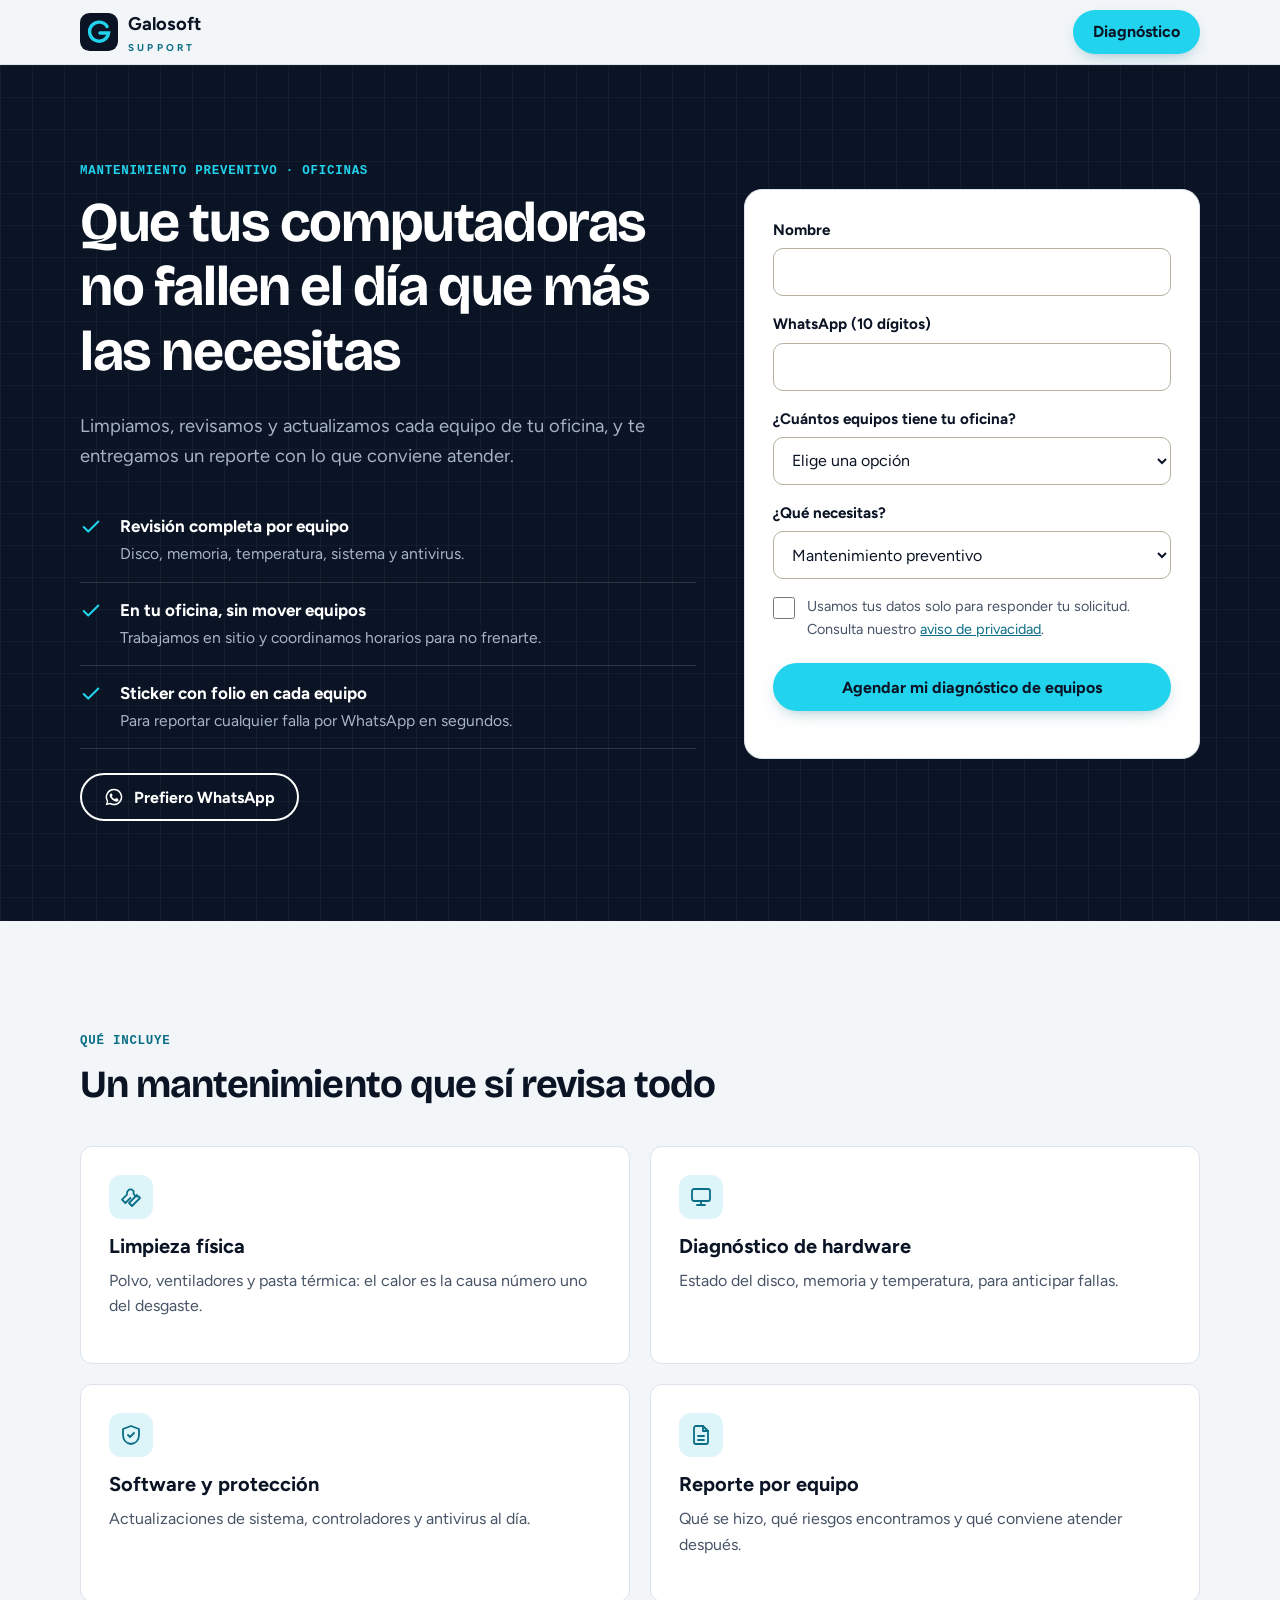
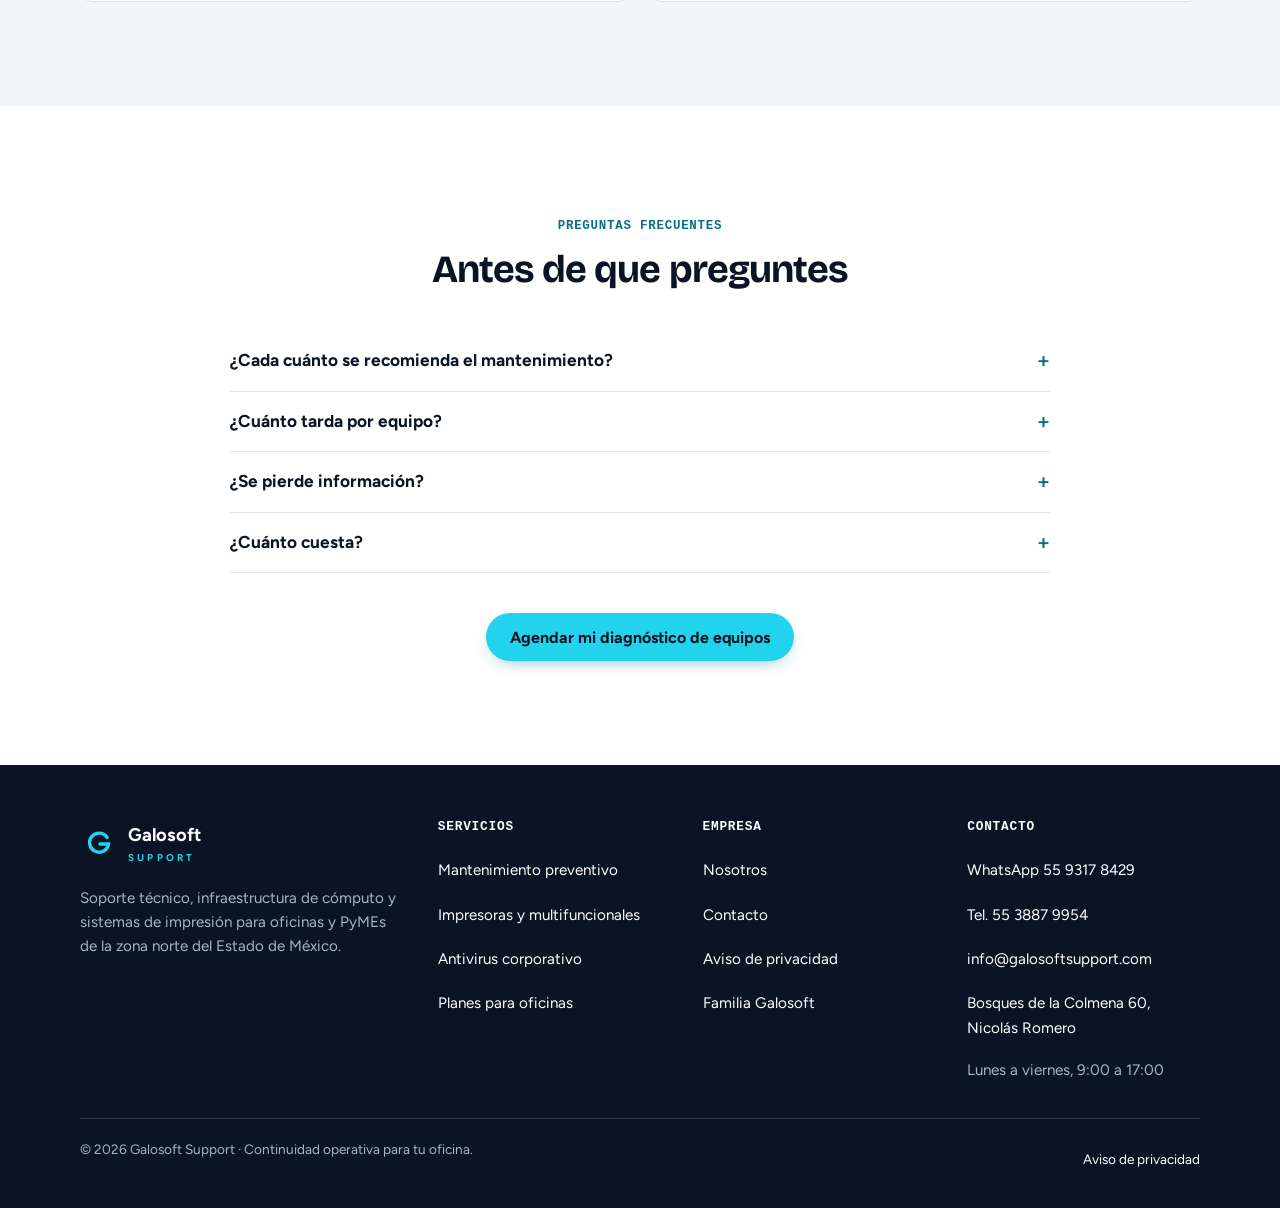
<file: mantenimiento-preventivo.html>
<!doctype html>
<html lang="es-MX">
<head>
<meta charset="utf-8">
<meta name="viewport" content="width=device-width,initial-scale=1">
<title>Mantenimiento preventivo de computadoras para oficinas | Galosoft</title>
<meta name="description" content="Mantenimiento preventivo para las computadoras de tu oficina en Nicolás Romero, Atizapán y zona norte: limpieza, revisión y reporte por equipo de cómputo.">
<link rel="canonical" href="https://galosoftsupport.com/mantenimiento-preventivo.html">
<meta property="og:type" content="website">
<meta property="og:locale" content="es_MX">
<meta property="og:site_name" content="Galosoft Support">
<meta property="og:title" content="Mantenimiento preventivo de computadoras para oficinas | Galosoft">
<meta property="og:description" content="Mantenimiento preventivo para las computadoras de tu oficina en Nicolás Romero, Atizapán y zona norte: limpieza, revisión y reporte por equipo de cómputo.">
<meta property="og:url" content="https://galosoftsupport.com/mantenimiento-preventivo.html">
<meta property="og:image" content="https://galosoftsupport.com/assets/og-support.png">
<meta property="og:image:width" content="1200"><meta property="og:image:height" content="630">
<meta name="twitter:card" content="summary_large_image">
<meta name="theme-color" content="#0A1424">
<link rel="icon" href="assets/favicon.svg" type="image/svg+xml">
<link rel="apple-touch-icon" href="assets/apple-touch-icon.png">
<link rel="preconnect" href="https://fonts.googleapis.com">
<link rel="preconnect" href="https://fonts.gstatic.com" crossorigin>
<link rel="stylesheet" href="https://fonts.googleapis.com/css2?family=Bricolage+Grotesque:opsz,wght@12..96,700&family=Figtree:wght@400;600;700&display=swap">
<link rel="stylesheet" href="assets/styles.css">
</head>
<body>
<a class="skip" href="#main">Saltar al contenido</a>
<header class="hdr hdr--min"><div class="wrap"><a class="brand" href="index.html" aria-label="Galosoft Support, inicio"><svg viewBox="0 0 40 40" aria-hidden="true"><rect width="40" height="40" rx="10" fill="#0A1424"/><path d="M28.5 14.2A10 10 0 1 0 30 21h-9" fill="none" stroke="#22D3EE" stroke-width="3.6" stroke-linecap="round"/></svg><span><b>Galosoft</b><small>SUPPORT</small></span></a><div class="hdr-cta"><a class="btn btn--primary" href="#diagnostico">Diagnóstico</a></div></div></header>
<main id="main">
<section class="hero sec--navy grid-bg" id="diagnostico"><div class="wrap grid">
<div><span class="kicker">Mantenimiento preventivo · Oficinas</span><h1>Que tus computadoras no fallen el día que más las necesitas</h1><p class="lead">Limpiamos, revisamos y actualizamos cada equipo de tu oficina, y te entregamos un reporte con lo que conviene atender.</p>
<ul class="checks" style="margin-bottom:24px"><li><svg viewBox="0 0 24 24" fill="none" stroke="currentColor" stroke-width="2.2" stroke-linecap="round" stroke-linejoin="round" aria-hidden="true"><path d="M20 6 9 17l-5-5"/></svg><div><b>Revisión completa por equipo</b><span>Disco, memoria, temperatura, sistema y antivirus.</span></div></li><li><svg viewBox="0 0 24 24" fill="none" stroke="currentColor" stroke-width="2.2" stroke-linecap="round" stroke-linejoin="round" aria-hidden="true"><path d="M20 6 9 17l-5-5"/></svg><div><b>En tu oficina, sin mover equipos</b><span>Trabajamos en sitio y coordinamos horarios para no frenarte.</span></div></li><li><svg viewBox="0 0 24 24" fill="none" stroke="currentColor" stroke-width="2.2" stroke-linecap="round" stroke-linejoin="round" aria-hidden="true"><path d="M20 6 9 17l-5-5"/></svg><div><b>Sticker con folio en cada equipo</b><span>Para reportar cualquier falla por WhatsApp en segundos.</span></div></li></ul>
<a class="btn btn--ghost" href="https://wa.me/525593178429?text=Hola%2C%20vengo%20de%20la%20p%C3%A1gina%20de%20Galosoft%20Support%20y%20quiero%20mantenimiento%20preventivo%20para%20mis%20equipos."><svg viewBox="0 0 24 24" fill="currentColor" aria-hidden="true"><path d="M12 2a10 10 0 0 0-8.6 15.1L2 22l5-1.3A10 10 0 1 0 12 2Zm0 18.2c-1.5 0-3-.4-4.3-1.2l-.3-.2-3 .8.8-2.9-.2-.3A8.2 8.2 0 1 1 12 20.2Zm4.5-6.1c-.2-.1-1.5-.7-1.7-.8-.2-.1-.4-.1-.6.1l-.8 1c-.1.2-.3.2-.5.1a6.7 6.7 0 0 1-3.3-2.9c-.3-.4.2-.4.7-1.3.1-.2 0-.3 0-.4l-.8-1.8c-.2-.5-.4-.4-.6-.4h-.5a1 1 0 0 0-.7.3 3 3 0 0 0-.9 2.2 5.2 5.2 0 0 0 1.1 2.7 11.8 11.8 0 0 0 4.5 4c1.7.7 2.3.8 3.2.6a2.7 2.7 0 0 0 1.8-1.3c.2-.4.2-.8.1-.9l-.5-.3Z"/></svg>Prefiero WhatsApp</a></div>
<div><form class="form lead" novalidate data-origen="landing-preventivo">
<label>Nombre<input name="nombre" autocomplete="name" required></label>
<label>WhatsApp (10 dígitos)<input name="telefono" type="tel" inputmode="tel" autocomplete="tel-national" pattern="[0-9 ]{10,14}" required></label>
<label>¿Cuántos equipos tiene tu oficina?<select name="equipos" required>
<option value="">Elige una opción</option><option value="1-5">1 a 5</option><option value="6-15">6 a 15</option><option value="16-30">16 a 30</option><option value="30+">Más de 30</option></select></label>
<label>¿Qué necesitas?<select name="necesidad" required><option value="">Elige una opción</option><option value="preventivo" selected>Mantenimiento preventivo</option><option value="falla">Una falla que hay que resolver</option><option value="impresoras">Impresoras o multifuncionales</option><option value="antivirus">Antivirus corporativo</option><option value="poliza">Plan de mantenimiento</option><option value="otro">Otra cosa</option></select></label>
<div class="hp" aria-hidden="true"><label>Sitio web<input name="sitio_web" tabindex="-1" autocomplete="off"></label></div>
<label class="consent"><input type="checkbox" name="acepto" value="si" required><span>Usamos tus datos solo para responder tu solicitud. Consulta nuestro <a href="aviso-de-privacidad.html">aviso de privacidad</a>.</span></label>
<button class="btn btn--primary" type="submit">Agendar mi diagnóstico de equipos</button>
<p class="lead-status" id="lead-status-landing-preventivo" role="status" aria-live="polite"></p>
</form></div></div></section>
<section class="sec"><div class="wrap">
<span class="kicker">Qué incluye</span><h2>Un mantenimiento que sí revisa todo</h2>
<div class="cards">
<article class="card"><div class="ico"><svg viewBox="0 0 24 24" fill="none" stroke="currentColor" stroke-width="1.8" stroke-linecap="round" stroke-linejoin="round" aria-hidden="true"><path d="M14.7 6.3a4 4 0 0 0 5 5L21 13l-8 8-3-3 8-8M14.7 6.3 13 4.6a4 4 0 0 0-5 5L3 14.6 6.4 18l5-5"/></svg></div><h3>Limpieza física</h3><p>Polvo, ventiladores y pasta térmica: el calor es la causa número uno del desgaste.</p></article>
<article class="card"><div class="ico"><svg viewBox="0 0 24 24" fill="none" stroke="currentColor" stroke-width="1.8" stroke-linecap="round" stroke-linejoin="round" aria-hidden="true"><rect x="3" y="4" width="18" height="12" rx="2"/><path d="M8 20h8M12 16v4"/></svg></div><h3>Diagnóstico de hardware</h3><p>Estado del disco, memoria y temperatura, para anticipar fallas.</p></article>
<article class="card"><div class="ico"><svg viewBox="0 0 24 24" fill="none" stroke="currentColor" stroke-width="1.8" stroke-linecap="round" stroke-linejoin="round" aria-hidden="true"><path d="M12 3 4 6v6c0 5 3.4 8.3 8 9 4.6-.7 8-4 8-9V6z"/><path d="m9 12 2 2 4-4"/></svg></div><h3>Software y protección</h3><p>Actualizaciones de sistema, controladores y antivirus al día.</p></article>
<article class="card"><div class="ico"><svg viewBox="0 0 24 24" fill="none" stroke="currentColor" stroke-width="1.8" stroke-linecap="round" stroke-linejoin="round" aria-hidden="true"><path d="M14 3H7a2 2 0 0 0-2 2v14a2 2 0 0 0 2 2h10a2 2 0 0 0 2-2V8z"/><path d="M14 3v5h5M9 13h6M9 17h6"/></svg></div><h3>Reporte por equipo</h3><p>Qué se hizo, qué riesgos encontramos y qué conviene atender después.</p></article>
</div></div></section>
<section class="sec sec--white"><div class="wrap"><div class="center"><span class="kicker">Preguntas frecuentes</span><h2>Antes de que preguntes</h2></div><div class="faq"><details><summary>¿Cada cuánto se recomienda el mantenimiento?</summary><p>Para equipos de oficina, normalmente entre cada 3 y 6 meses según el uso y el polvo del lugar. En el diagnóstico te recomendamos la frecuencia.</p></details><details><summary>¿Cuánto tarda por equipo?</summary><p>Depende del estado del equipo. Programamos la visita para afectar lo menos posible tu operación.</p></details><details><summary>¿Se pierde información?</summary><p>No. El mantenimiento preventivo no borra archivos. Si detectamos riesgo en un disco, te avisamos para respaldar antes.</p></details><details><summary>¿Cuánto cuesta?</summary><p>Depende del número de equipos. Te damos el precio por escrito después del diagnóstico sin costo.</p></details></div>
<div class="center" style="margin-top:40px"><a class="btn btn--primary" href="#diagnostico">Agendar mi diagnóstico de equipos</a></div></div></section>
</main>
<footer class="ftr"><div class="wrap">
<div class="cols">
<div><a class="brand" href="index.html" aria-label="Galosoft Support, inicio"><svg viewBox="0 0 40 40" aria-hidden="true"><rect width="40" height="40" rx="10" fill="#0A1424"/><path d="M28.5 14.2A10 10 0 1 0 30 21h-9" fill="none" stroke="#22D3EE" stroke-width="3.6" stroke-linecap="round"/></svg><span><b>Galosoft</b><small>SUPPORT</small></span></a><p style="margin-top:16px;max-width:34ch">Soporte técnico, infraestructura de cómputo y sistemas de impresión para oficinas y PyMEs de la zona norte del Estado de México.</p></div>
<div><h4>Servicios</h4><ul><li><a href="mantenimiento-preventivo.html">Mantenimiento preventivo</a></li><li><a href="impresoras.html">Impresoras y multifuncionales</a></li><li><a href="antivirus-corporativo.html">Antivirus corporativo</a></li><li><a href="planes.html">Planes para oficinas</a></li></ul></div>
<div><h4>Empresa</h4><ul><li><a href="nosotros.html">Nosotros</a></li><li><a href="contacto.html">Contacto</a></li><li><a href="aviso-de-privacidad.html">Aviso de privacidad</a></li><li><a href="https://galosoft.com">Familia Galosoft</a></li></ul></div>
<div><h4>Contacto</h4><ul><li><a href="https://wa.me/525593178429?text=Hola%2C%20vengo%20de%20la%20p%C3%A1gina%20de%20Galosoft%20Support%20y%20quiero%20mantenimiento%20preventivo%20para%20mis%20equipos.">WhatsApp 55 9317 8429</a></li><li><a href="tel:+525538879954">Tel. 55 3887 9954</a></li><li><a href="mailto:info@galosoftsupport.com">info@galosoftsupport.com</a></li><li><a href="https://www.google.com/maps/search/?api=1&query=Bosques%20de%20la%20Colmena%2060%2C%20Nicol%C3%A1s%20Romero%2C%2054474%2C%20Estado%20de%20M%C3%A9xico">Bosques de la Colmena 60, Nicolás Romero</a></li></ul><p style="margin:8px 0 0">Lunes a viernes, 9:00 a 17:00</p></div>
</div>
<div class="bottom"><span>© 2026 Galosoft Support · Continuidad operativa para tu oficina.</span><a href="aviso-de-privacidad.html">Aviso de privacidad</a></div>
</div></footer>
<a class="wa-float" href="https://wa.me/525593178429?text=Hola%2C%20vengo%20de%20la%20p%C3%A1gina%20de%20Galosoft%20Support%20y%20quiero%20mantenimiento%20preventivo%20para%20mis%20equipos." aria-label="Escribir por WhatsApp"><svg viewBox="0 0 24 24" fill="currentColor" aria-hidden="true"><path d="M12 2a10 10 0 0 0-8.6 15.1L2 22l5-1.3A10 10 0 1 0 12 2Zm0 18.2c-1.5 0-3-.4-4.3-1.2l-.3-.2-3 .8.8-2.9-.2-.3A8.2 8.2 0 1 1 12 20.2Zm4.5-6.1c-.2-.1-1.5-.7-1.7-.8-.2-.1-.4-.1-.6.1l-.8 1c-.1.2-.3.2-.5.1a6.7 6.7 0 0 1-3.3-2.9c-.3-.4.2-.4.7-1.3.1-.2 0-.3 0-.4l-.8-1.8c-.2-.5-.4-.4-.6-.4h-.5a1 1 0 0 0-.7.3 3 3 0 0 0-.9 2.2 5.2 5.2 0 0 0 1.1 2.7 11.8 11.8 0 0 0 4.5 4c1.7.7 2.3.8 3.2.6a2.7 2.7 0 0 0 1.8-1.3c.2-.4.2-.8.1-.9l-.5-.3Z"/></svg></a>
<script src="assets/main.js" defer></script>
</body>
</html>
</file>
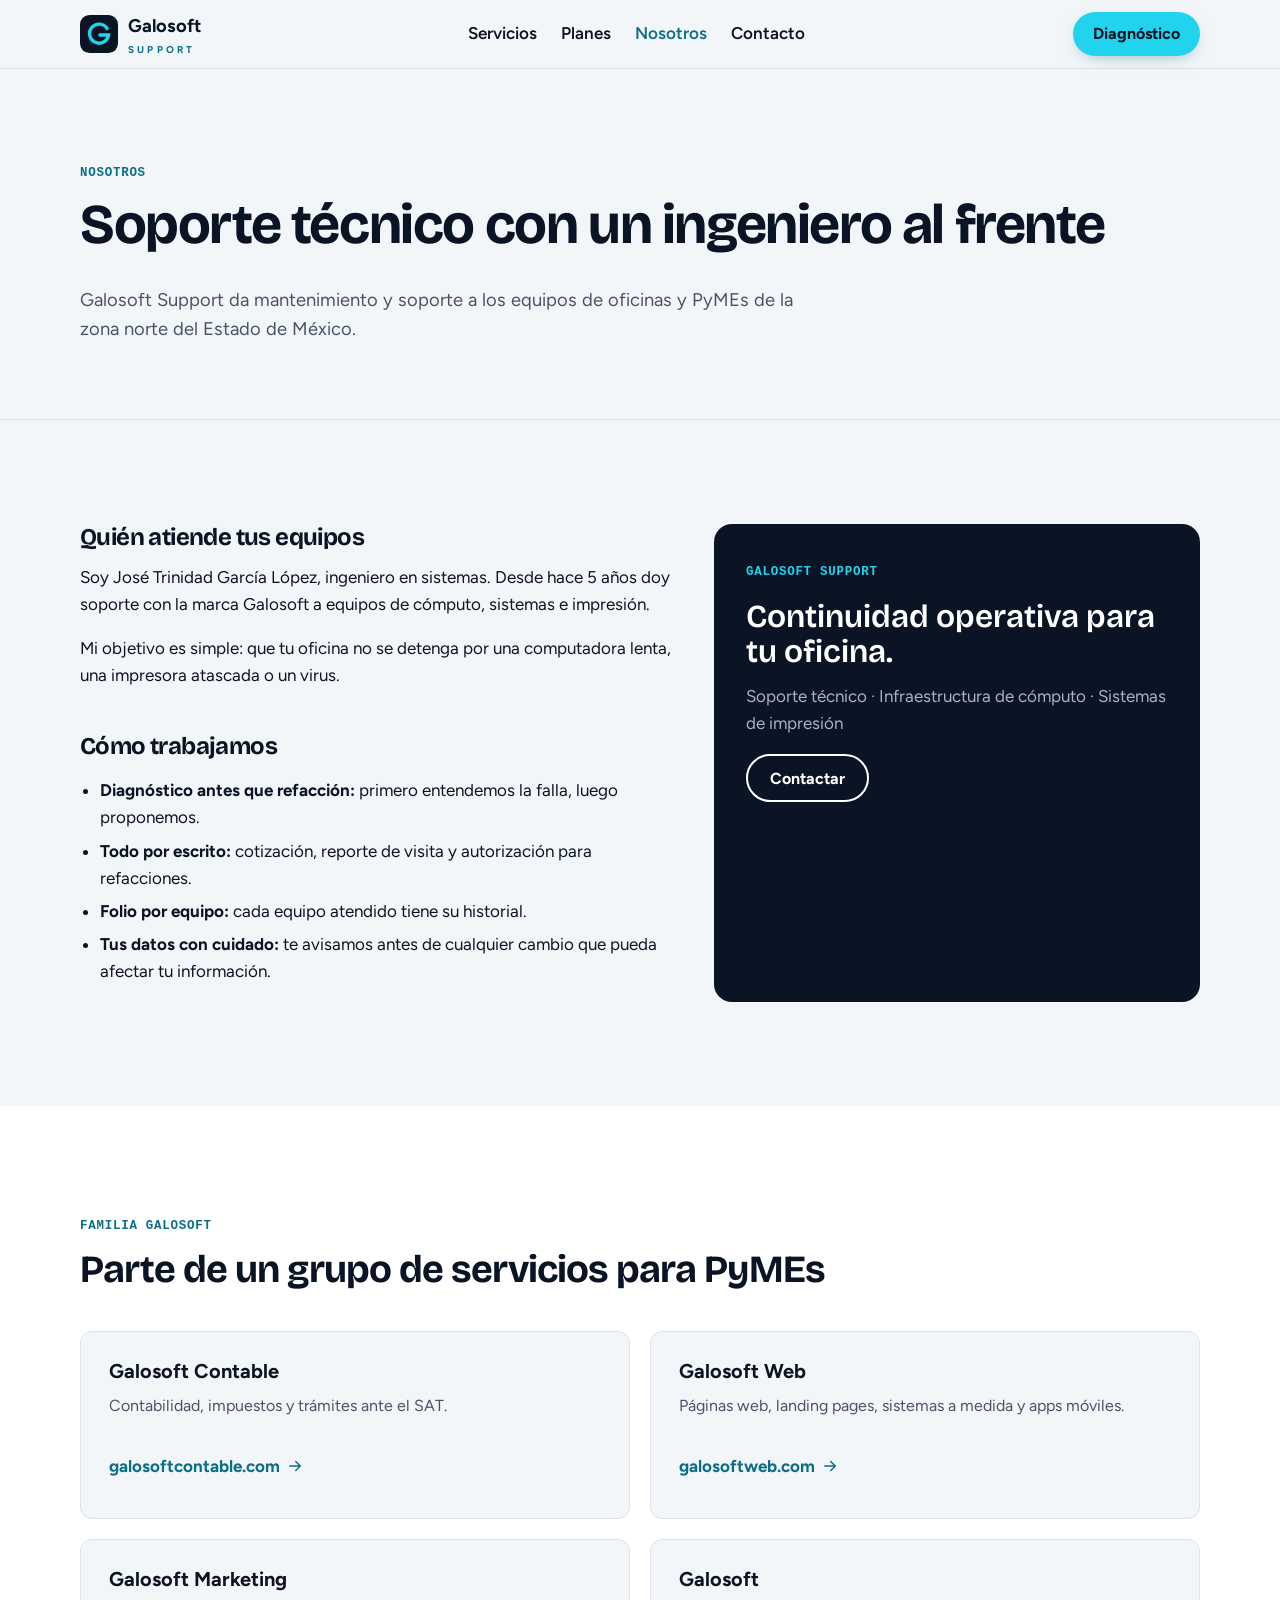
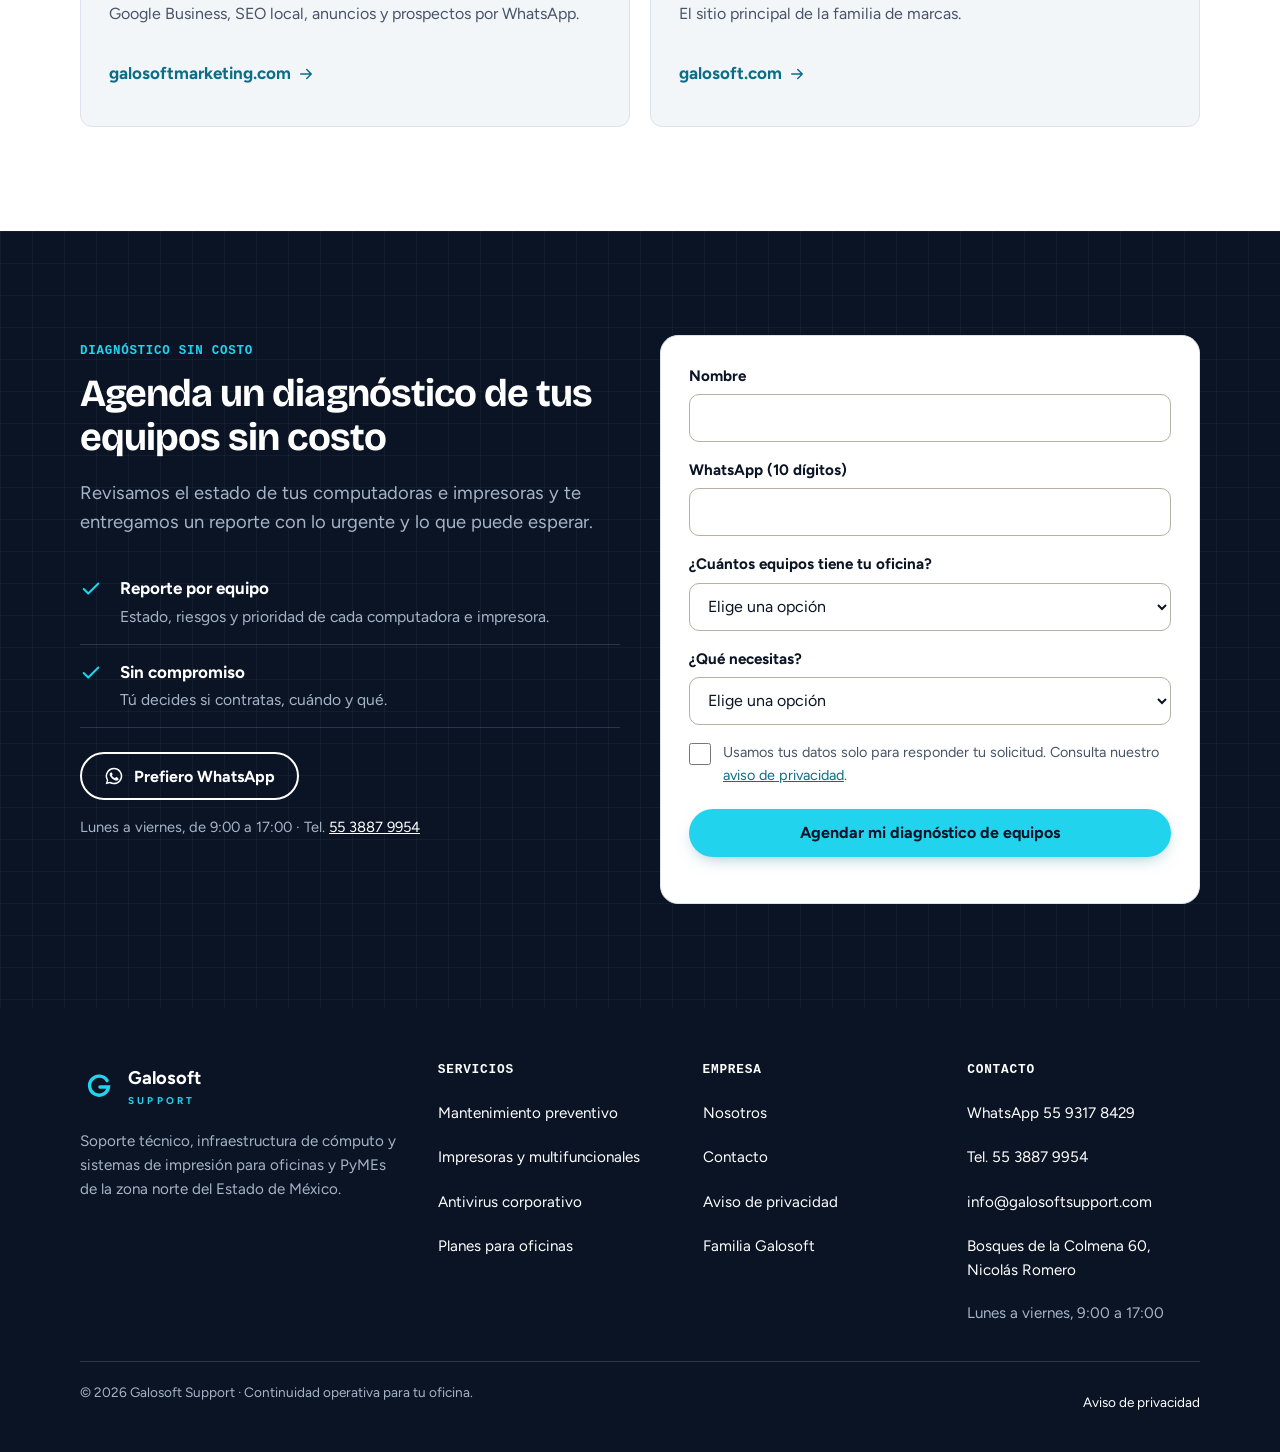
<file: nosotros.html>
<!doctype html>
<html lang="es-MX">
<head>
<meta charset="utf-8">
<meta name="viewport" content="width=device-width,initial-scale=1">
<title>Nosotros: soporte técnico con ingeniero al frente | Galosoft Support</title>
<meta name="description" content="Galosoft Support: 5 años dando soporte técnico, mantenimiento de cómputo y sistemas de impresión a oficinas y PyMEs de Nicolás Romero, Atizapán y la zona norte.">
<link rel="canonical" href="https://galosoftsupport.com/nosotros.html">
<meta property="og:type" content="website">
<meta property="og:locale" content="es_MX">
<meta property="og:site_name" content="Galosoft Support">
<meta property="og:title" content="Nosotros: soporte técnico con ingeniero al frente | Galosoft Support">
<meta property="og:description" content="Galosoft Support: 5 años dando soporte técnico, mantenimiento de cómputo y sistemas de impresión a oficinas y PyMEs de Nicolás Romero, Atizapán y la zona norte.">
<meta property="og:url" content="https://galosoftsupport.com/nosotros.html">
<meta property="og:image" content="https://galosoftsupport.com/assets/og-support.png">
<meta property="og:image:width" content="1200"><meta property="og:image:height" content="630">
<meta name="twitter:card" content="summary_large_image">
<meta name="theme-color" content="#0A1424">
<link rel="icon" href="assets/favicon.svg" type="image/svg+xml">
<link rel="apple-touch-icon" href="assets/apple-touch-icon.png">
<link rel="preconnect" href="https://fonts.googleapis.com">
<link rel="preconnect" href="https://fonts.gstatic.com" crossorigin>
<link rel="stylesheet" href="https://fonts.googleapis.com/css2?family=Bricolage+Grotesque:opsz,wght@12..96,700&family=Figtree:wght@400;600;700&display=swap">
<link rel="stylesheet" href="assets/styles.css">
</head>
<body>
<a class="skip" href="#main">Saltar al contenido</a>
<header class="hdr"><div class="wrap"><a class="brand" href="index.html" aria-label="Galosoft Support, inicio"><svg viewBox="0 0 40 40" aria-hidden="true"><rect width="40" height="40" rx="10" fill="#0A1424"/><path d="M28.5 14.2A10 10 0 1 0 30 21h-9" fill="none" stroke="#22D3EE" stroke-width="3.6" stroke-linecap="round"/></svg><span><b>Galosoft</b><small>SUPPORT</small></span></a>
<nav class="nav" aria-label="Principal"><a href="servicios.html">Servicios</a><a href="planes.html">Planes</a><a href="nosotros.html" aria-current=page>Nosotros</a><a href="contacto.html">Contacto</a></nav>
<div class="hdr-cta"><a class="btn btn--primary" href="contacto.html#diagnostico">Diagnóstico</a>
<button class="menu-btn" type="button" aria-expanded="false" aria-controls="mnav" aria-label="Abrir menú"><svg viewBox="0 0 24 24" fill="none" stroke="currentColor" stroke-width="2" stroke-linecap="round" aria-hidden="true"><path d="M4 7h16M4 12h16M4 17h16"/></svg></button></div></div>
<nav class="mnav" id="mnav" aria-label="Menú móvil"><a href="index.html">Inicio</a><a href="servicios.html">Servicios</a><a href="planes.html">Planes</a><a href="nosotros.html" aria-current=page>Nosotros</a><a href="contacto.html">Contacto</a></nav></header>
<main id="main">
<section class="page-hero"><div class="wrap"><span class="kicker">Nosotros</span>
<h1>Soporte técnico con un ingeniero al frente</h1>
<p class="lead">Galosoft Support da mantenimiento y soporte a los equipos de oficinas y PyMEs de la zona norte del Estado de México.</p></div></section>
<section class="sec"><div class="wrap split">
<div class="prose">
<h2 style="margin-top:0">Quién atiende tus equipos</h2>
<p>Soy José Trinidad García López, ingeniero en sistemas. Desde hace 5 años doy soporte con la marca Galosoft a equipos de cómputo, sistemas e impresión.</p>
<p>Mi objetivo es simple: que tu oficina no se detenga por una computadora lenta, una impresora atascada o un virus.</p>
<h2>Cómo trabajamos</h2>
<ul><li><b>Diagnóstico antes que refacción:</b> primero entendemos la falla, luego proponemos.</li><li><b>Todo por escrito:</b> cotización, reporte de visita y autorización para refacciones.</li><li><b>Folio por equipo:</b> cada equipo atendido tiene su historial.</li><li><b>Tus datos con cuidado:</b> te avisamos antes de cualquier cambio que pueda afectar tu información.</li></ul>
</div>
<div class="cred"><span class="kicker">Galosoft Support</span>
<p class="num">Continuidad operativa para tu oficina.</p>
<p>Soporte técnico · Infraestructura de cómputo · Sistemas de impresión</p>
<a class="btn btn--ghost" style="color:#fff;border-color:#fff" href="contacto.html">Contactar</a></div>
</div></section>
<section class="sec sec--white"><div class="wrap">
<span class="kicker">Familia Galosoft</span><h2>Parte de un grupo de servicios para PyMEs</h2>
<div class="cards">
<article class="card"><h3>Galosoft Contable</h3><p>Contabilidad, impuestos y trámites ante el SAT.</p><a class="more" href="https://www.galosoftcontable.com">galosoftcontable.com <svg viewBox="0 0 24 24" fill="none" stroke="currentColor" stroke-width="2" stroke-linecap="round" stroke-linejoin="round" aria-hidden="true" width="18" height="18"><path d="M5 12h14M13 6l6 6-6 6"/></svg></a></article>
<article class="card"><h3>Galosoft Web</h3><p>Páginas web, landing pages, sistemas a medida y apps móviles.</p><a class="more" href="https://galosoftweb.com">galosoftweb.com <svg viewBox="0 0 24 24" fill="none" stroke="currentColor" stroke-width="2" stroke-linecap="round" stroke-linejoin="round" aria-hidden="true" width="18" height="18"><path d="M5 12h14M13 6l6 6-6 6"/></svg></a></article>
<article class="card"><h3>Galosoft Marketing</h3><p>Google Business, SEO local, anuncios y prospectos por WhatsApp.</p><a class="more" href="https://galosoftmarketing.com">galosoftmarketing.com <svg viewBox="0 0 24 24" fill="none" stroke="currentColor" stroke-width="2" stroke-linecap="round" stroke-linejoin="round" aria-hidden="true" width="18" height="18"><path d="M5 12h14M13 6l6 6-6 6"/></svg></a></article>
<article class="card"><h3>Galosoft</h3><p>El sitio principal de la familia de marcas.</p><a class="more" href="https://galosoft.com">galosoft.com <svg viewBox="0 0 24 24" fill="none" stroke="currentColor" stroke-width="2" stroke-linecap="round" stroke-linejoin="round" aria-hidden="true" width="18" height="18"><path d="M5 12h14M13 6l6 6-6 6"/></svg></a></article>
</div></div></section>
<section class="sec sec--navy grid-bg" id="diagnostico"><div class="wrap cta-box">
<div><span class="kicker">Diagnóstico sin costo</span><h2>Agenda un diagnóstico de tus equipos sin costo</h2>
<p class="lead">Revisamos el estado de tus computadoras e impresoras y te entregamos un reporte con lo urgente y lo que puede esperar.</p>
<ul class="checks" style="margin:24px 0">
<li><svg viewBox="0 0 24 24" fill="none" stroke="currentColor" stroke-width="2.2" stroke-linecap="round" stroke-linejoin="round" aria-hidden="true"><path d="M20 6 9 17l-5-5"/></svg><div><b>Reporte por equipo</b><span>Estado, riesgos y prioridad de cada computadora e impresora.</span></div></li>
<li><svg viewBox="0 0 24 24" fill="none" stroke="currentColor" stroke-width="2.2" stroke-linecap="round" stroke-linejoin="round" aria-hidden="true"><path d="M20 6 9 17l-5-5"/></svg><div><b>Sin compromiso</b><span>Tú decides si contratas, cuándo y qué.</span></div></li>
</ul>
<div class="actions"><a class="btn btn--ghost" href="https://wa.me/525593178429?text=Hola%2C%20vengo%20de%20la%20p%C3%A1gina%20de%20Galosoft%20Support%20y%20quiero%20agendar%20un%20diagn%C3%B3stico%20de%20mis%20equipos."><svg viewBox="0 0 24 24" fill="currentColor" aria-hidden="true"><path d="M12 2a10 10 0 0 0-8.6 15.1L2 22l5-1.3A10 10 0 1 0 12 2Zm0 18.2c-1.5 0-3-.4-4.3-1.2l-.3-.2-3 .8.8-2.9-.2-.3A8.2 8.2 0 1 1 12 20.2Zm4.5-6.1c-.2-.1-1.5-.7-1.7-.8-.2-.1-.4-.1-.6.1l-.8 1c-.1.2-.3.2-.5.1a6.7 6.7 0 0 1-3.3-2.9c-.3-.4.2-.4.7-1.3.1-.2 0-.3 0-.4l-.8-1.8c-.2-.5-.4-.4-.6-.4h-.5a1 1 0 0 0-.7.3 3 3 0 0 0-.9 2.2 5.2 5.2 0 0 0 1.1 2.7 11.8 11.8 0 0 0 4.5 4c1.7.7 2.3.8 3.2.6a2.7 2.7 0 0 0 1.8-1.3c.2-.4.2-.8.1-.9l-.5-.3Z"/></svg>Prefiero WhatsApp</a></div>
<p class="note" style="color:var(--on-navy-muted);margin-top:16px">Lunes a viernes, de 9:00 a 17:00 · Tel. <a href="tel:+525538879954" style="color:#fff">55 3887 9954</a></p></div>
<form class="form lead" novalidate data-origen="nosotros">
<label>Nombre<input name="nombre" autocomplete="name" required></label>
<label>WhatsApp (10 dígitos)<input name="telefono" type="tel" inputmode="tel" autocomplete="tel-national" pattern="[0-9 ]{10,14}" required></label>
<label>¿Cuántos equipos tiene tu oficina?<select name="equipos" required>
<option value="">Elige una opción</option><option value="1-5">1 a 5</option><option value="6-15">6 a 15</option><option value="16-30">16 a 30</option><option value="30+">Más de 30</option></select></label>
<label>¿Qué necesitas?<select name="necesidad" required><option value="">Elige una opción</option><option value="preventivo">Mantenimiento preventivo</option><option value="falla">Una falla que hay que resolver</option><option value="impresoras">Impresoras o multifuncionales</option><option value="antivirus">Antivirus corporativo</option><option value="poliza">Plan de mantenimiento</option><option value="otro">Otra cosa</option></select></label>
<div class="hp" aria-hidden="true"><label>Sitio web<input name="sitio_web" tabindex="-1" autocomplete="off"></label></div>
<label class="consent"><input type="checkbox" name="acepto" value="si" required><span>Usamos tus datos solo para responder tu solicitud. Consulta nuestro <a href="aviso-de-privacidad.html">aviso de privacidad</a>.</span></label>
<button class="btn btn--primary" type="submit">Agendar mi diagnóstico de equipos</button>
<p class="lead-status" id="lead-status-nosotros" role="status" aria-live="polite"></p>
</form>
</div></section>
</main>
<footer class="ftr"><div class="wrap">
<div class="cols">
<div><a class="brand" href="index.html" aria-label="Galosoft Support, inicio"><svg viewBox="0 0 40 40" aria-hidden="true"><rect width="40" height="40" rx="10" fill="#0A1424"/><path d="M28.5 14.2A10 10 0 1 0 30 21h-9" fill="none" stroke="#22D3EE" stroke-width="3.6" stroke-linecap="round"/></svg><span><b>Galosoft</b><small>SUPPORT</small></span></a><p style="margin-top:16px;max-width:34ch">Soporte técnico, infraestructura de cómputo y sistemas de impresión para oficinas y PyMEs de la zona norte del Estado de México.</p></div>
<div><h4>Servicios</h4><ul><li><a href="mantenimiento-preventivo.html">Mantenimiento preventivo</a></li><li><a href="impresoras.html">Impresoras y multifuncionales</a></li><li><a href="antivirus-corporativo.html">Antivirus corporativo</a></li><li><a href="planes.html">Planes para oficinas</a></li></ul></div>
<div><h4>Empresa</h4><ul><li><a href="nosotros.html">Nosotros</a></li><li><a href="contacto.html">Contacto</a></li><li><a href="aviso-de-privacidad.html">Aviso de privacidad</a></li><li><a href="https://galosoft.com">Familia Galosoft</a></li></ul></div>
<div><h4>Contacto</h4><ul><li><a href="https://wa.me/525593178429?text=Hola%2C%20vengo%20de%20la%20p%C3%A1gina%20de%20Galosoft%20Support%20y%20quiero%20informaci%C3%B3n.">WhatsApp 55 9317 8429</a></li><li><a href="tel:+525538879954">Tel. 55 3887 9954</a></li><li><a href="mailto:info@galosoftsupport.com">info@galosoftsupport.com</a></li><li><a href="https://www.google.com/maps/search/?api=1&query=Bosques%20de%20la%20Colmena%2060%2C%20Nicol%C3%A1s%20Romero%2C%2054474%2C%20Estado%20de%20M%C3%A9xico">Bosques de la Colmena 60, Nicolás Romero</a></li></ul><p style="margin:8px 0 0">Lunes a viernes, 9:00 a 17:00</p></div>
</div>
<div class="bottom"><span>© 2026 Galosoft Support · Continuidad operativa para tu oficina.</span><a href="aviso-de-privacidad.html">Aviso de privacidad</a></div>
</div></footer>
<a class="wa-float" href="https://wa.me/525593178429?text=Hola%2C%20vengo%20de%20la%20p%C3%A1gina%20de%20Galosoft%20Support%20y%20quiero%20informaci%C3%B3n." aria-label="Escribir por WhatsApp"><svg viewBox="0 0 24 24" fill="currentColor" aria-hidden="true"><path d="M12 2a10 10 0 0 0-8.6 15.1L2 22l5-1.3A10 10 0 1 0 12 2Zm0 18.2c-1.5 0-3-.4-4.3-1.2l-.3-.2-3 .8.8-2.9-.2-.3A8.2 8.2 0 1 1 12 20.2Zm4.5-6.1c-.2-.1-1.5-.7-1.7-.8-.2-.1-.4-.1-.6.1l-.8 1c-.1.2-.3.2-.5.1a6.7 6.7 0 0 1-3.3-2.9c-.3-.4.2-.4.7-1.3.1-.2 0-.3 0-.4l-.8-1.8c-.2-.5-.4-.4-.6-.4h-.5a1 1 0 0 0-.7.3 3 3 0 0 0-.9 2.2 5.2 5.2 0 0 0 1.1 2.7 11.8 11.8 0 0 0 4.5 4c1.7.7 2.3.8 3.2.6a2.7 2.7 0 0 0 1.8-1.3c.2-.4.2-.8.1-.9l-.5-.3Z"/></svg></a>
<script src="assets/main.js" defer></script>
</body>
</html>
</file>
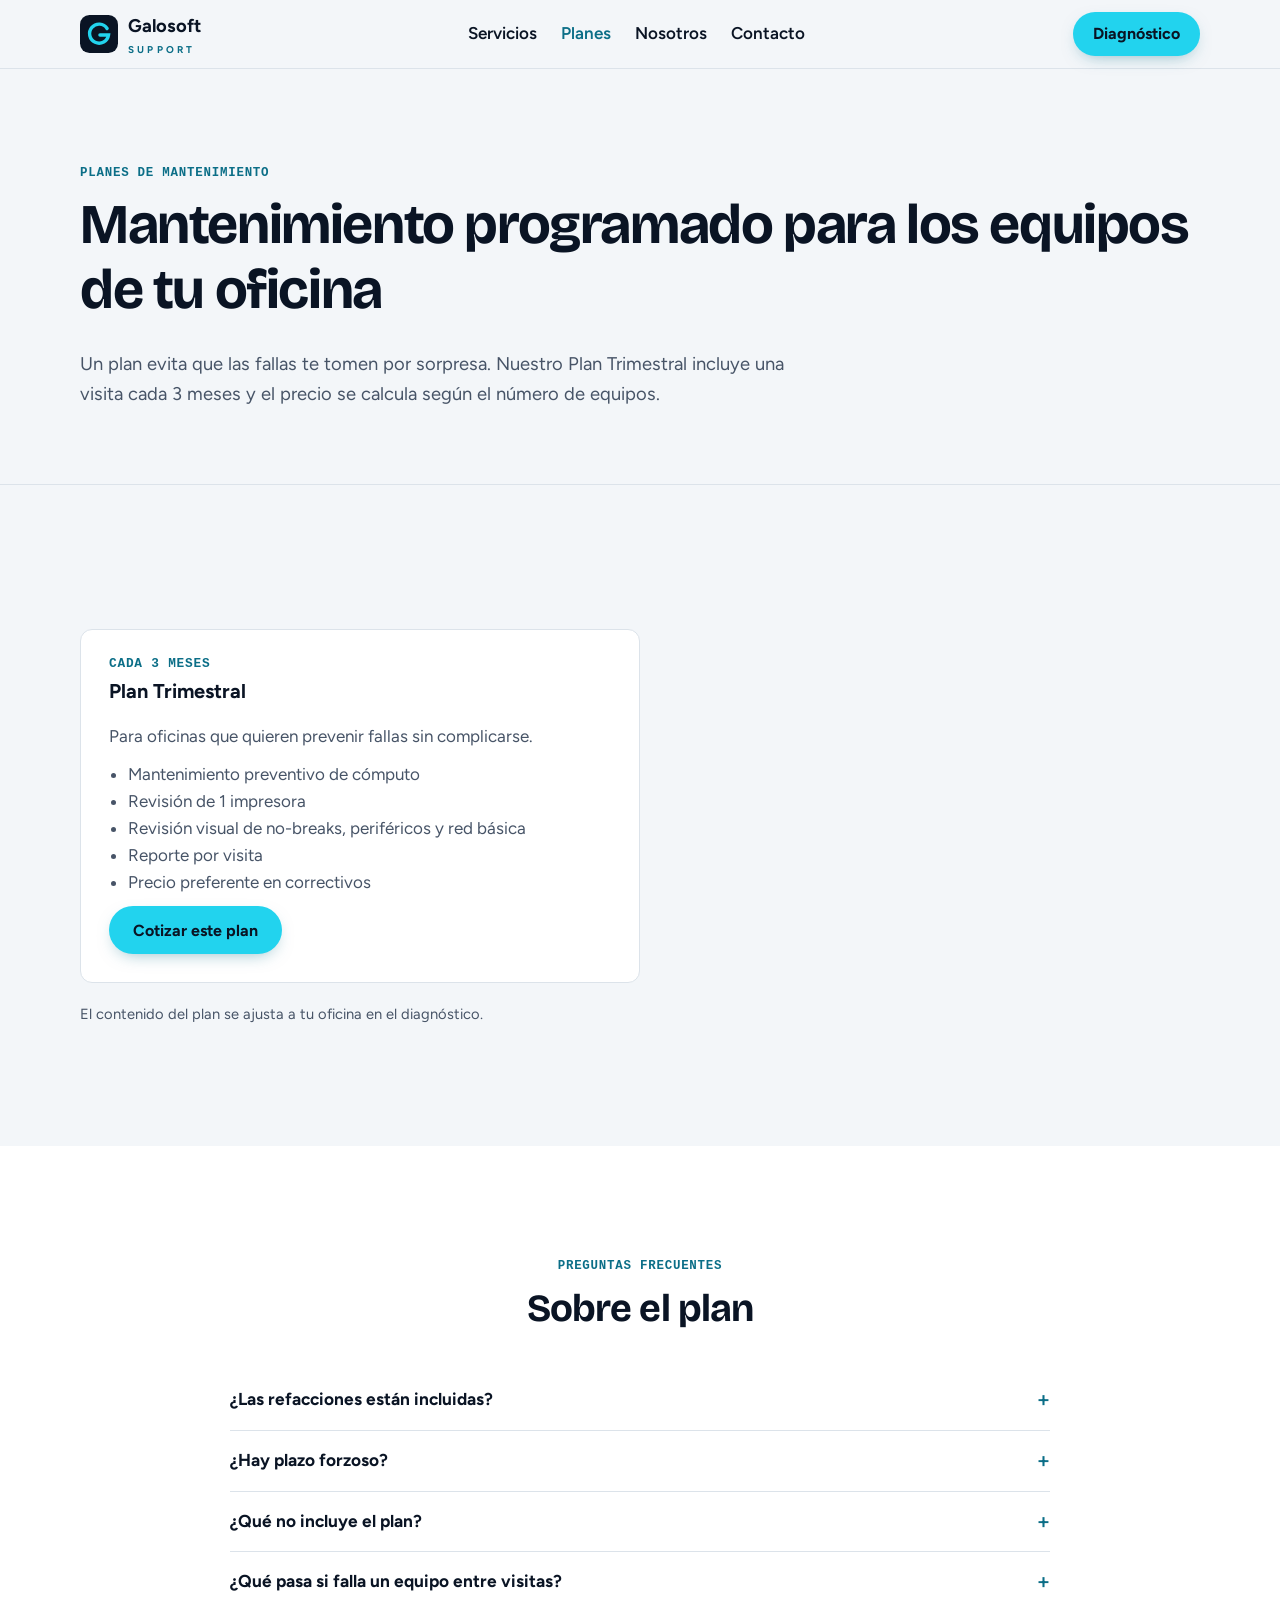
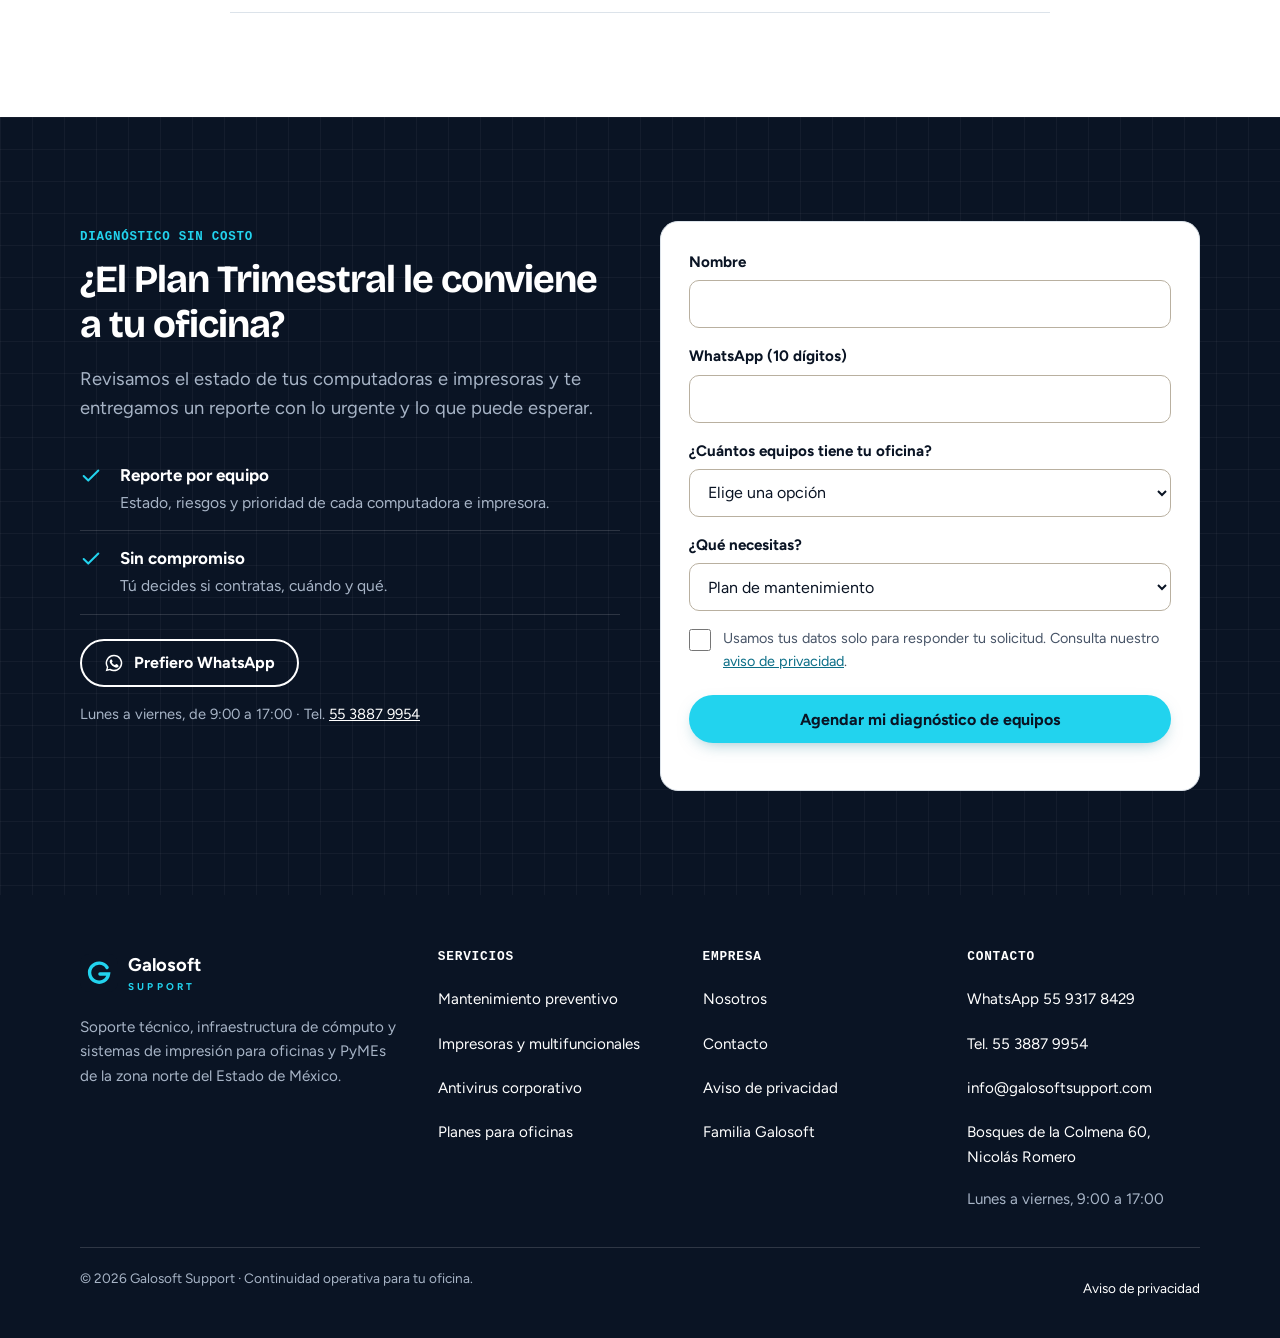
<file: planes.html>
<!doctype html>
<html lang="es-MX">
<head>
<meta charset="utf-8">
<meta name="viewport" content="width=device-width,initial-scale=1">
<title>Planes de mantenimiento de cómputo para oficinas | Galosoft Support</title>
<meta name="description" content="Plan Trimestral de mantenimiento para las computadoras e impresoras de tu oficina en la zona norte del Edomex. Cotiza sin costo.">
<link rel="canonical" href="https://galosoftsupport.com/planes.html">
<meta property="og:type" content="website">
<meta property="og:locale" content="es_MX">
<meta property="og:site_name" content="Galosoft Support">
<meta property="og:title" content="Planes de mantenimiento de cómputo para oficinas | Galosoft Support">
<meta property="og:description" content="Plan Trimestral de mantenimiento para las computadoras e impresoras de tu oficina en la zona norte del Edomex. Cotiza sin costo.">
<meta property="og:url" content="https://galosoftsupport.com/planes.html">
<meta property="og:image" content="https://galosoftsupport.com/assets/og-support.png">
<meta property="og:image:width" content="1200"><meta property="og:image:height" content="630">
<meta name="twitter:card" content="summary_large_image">
<meta name="theme-color" content="#0A1424">
<link rel="icon" href="assets/favicon.svg" type="image/svg+xml">
<link rel="apple-touch-icon" href="assets/apple-touch-icon.png">
<link rel="preconnect" href="https://fonts.googleapis.com">
<link rel="preconnect" href="https://fonts.gstatic.com" crossorigin>
<link rel="stylesheet" href="https://fonts.googleapis.com/css2?family=Bricolage+Grotesque:opsz,wght@12..96,700&family=Figtree:wght@400;600;700&display=swap">
<link rel="stylesheet" href="assets/styles.css">
</head>
<body>
<a class="skip" href="#main">Saltar al contenido</a>
<header class="hdr"><div class="wrap"><a class="brand" href="index.html" aria-label="Galosoft Support, inicio"><svg viewBox="0 0 40 40" aria-hidden="true"><rect width="40" height="40" rx="10" fill="#0A1424"/><path d="M28.5 14.2A10 10 0 1 0 30 21h-9" fill="none" stroke="#22D3EE" stroke-width="3.6" stroke-linecap="round"/></svg><span><b>Galosoft</b><small>SUPPORT</small></span></a>
<nav class="nav" aria-label="Principal"><a href="servicios.html">Servicios</a><a href="planes.html" aria-current=page>Planes</a><a href="nosotros.html">Nosotros</a><a href="contacto.html">Contacto</a></nav>
<div class="hdr-cta"><a class="btn btn--primary" href="contacto.html#diagnostico">Diagnóstico</a>
<button class="menu-btn" type="button" aria-expanded="false" aria-controls="mnav" aria-label="Abrir menú"><svg viewBox="0 0 24 24" fill="none" stroke="currentColor" stroke-width="2" stroke-linecap="round" aria-hidden="true"><path d="M4 7h16M4 12h16M4 17h16"/></svg></button></div></div>
<nav class="mnav" id="mnav" aria-label="Menú móvil"><a href="index.html">Inicio</a><a href="servicios.html">Servicios</a><a href="planes.html" aria-current=page>Planes</a><a href="nosotros.html">Nosotros</a><a href="contacto.html">Contacto</a></nav></header>
<main id="main">
<section class="page-hero"><div class="wrap"><span class="kicker">Planes de mantenimiento</span>
<h1>Mantenimiento programado para los equipos de tu oficina</h1>
<p class="lead">Un plan evita que las fallas te tomen por sorpresa. Nuestro Plan Trimestral incluye una visita cada 3 meses y el precio se calcula según el número de equipos.</p></div></section>
<section class="sec"><div class="wrap">
<div class="plans" style="grid-template-columns:minmax(0,560px)">
<article class="plan"><span class="freq">Cada 3 meses</span><h3>Plan Trimestral</h3><p style="color:var(--muted);margin:0">Para oficinas que quieren prevenir fallas sin complicarse.</p><ul><li>Mantenimiento preventivo de cómputo</li><li>Revisión de 1 impresora</li><li>Revisión visual de no-breaks, periféricos y red básica</li><li>Reporte por visita</li><li>Precio preferente en correctivos</li></ul>
<a class="btn btn--primary" href="https://wa.me/525593178429?text=Hola%2C%20vengo%20de%20la%20p%C3%A1gina%20de%20Galosoft%20Support%20y%20quiero%20cotizar%20el%20Plan%20Trimestral.">Cotizar este plan</a></article>
</div>
<p class="note" style="margin-top:20px">El contenido del plan se ajusta a tu oficina en el diagnóstico.</p>
</div></section>
<section class="sec sec--white"><div class="wrap">
<div class="center"><span class="kicker">Preguntas frecuentes</span><h2>Sobre el plan</h2></div>
<div class="faq">
<details><summary>¿Las refacciones están incluidas?</summary><p>No. Las refacciones se cotizan aparte y siempre te pedimos autorización antes de cambiarlas.</p></details>
<details><summary>¿Hay plazo forzoso?</summary><p>No. Puedes cancelar tu plan cuando lo necesites avisándonos con 30 días de anticipación.</p></details>
<details><summary>¿Qué no incluye el plan?</summary><p>Correctivos entre visitas, refacciones, tóner o tinta, licencias, formateos, migraciones, recuperación de datos, equipos no registrados y trabajo fuera de horario hábil o de nuestra zona de servicio.</p></details>
<details><summary>¿Qué pasa si falla un equipo entre visitas?</summary><p>Lo reportas por WhatsApp con el folio del sticker y lo atendemos con precio preferente en correctivos.</p></details>
</div></div></section>
<section class="sec sec--navy grid-bg" id="diagnostico"><div class="wrap cta-box">
<div><span class="kicker">Diagnóstico sin costo</span><h2>¿El Plan Trimestral le conviene a tu oficina?</h2>
<p class="lead">Revisamos el estado de tus computadoras e impresoras y te entregamos un reporte con lo urgente y lo que puede esperar.</p>
<ul class="checks" style="margin:24px 0">
<li><svg viewBox="0 0 24 24" fill="none" stroke="currentColor" stroke-width="2.2" stroke-linecap="round" stroke-linejoin="round" aria-hidden="true"><path d="M20 6 9 17l-5-5"/></svg><div><b>Reporte por equipo</b><span>Estado, riesgos y prioridad de cada computadora e impresora.</span></div></li>
<li><svg viewBox="0 0 24 24" fill="none" stroke="currentColor" stroke-width="2.2" stroke-linecap="round" stroke-linejoin="round" aria-hidden="true"><path d="M20 6 9 17l-5-5"/></svg><div><b>Sin compromiso</b><span>Tú decides si contratas, cuándo y qué.</span></div></li>
</ul>
<div class="actions"><a class="btn btn--ghost" href="https://wa.me/525593178429?text=Hola%2C%20vengo%20de%20la%20p%C3%A1gina%20de%20Galosoft%20Support%20y%20quiero%20agendar%20un%20diagn%C3%B3stico%20de%20mis%20equipos."><svg viewBox="0 0 24 24" fill="currentColor" aria-hidden="true"><path d="M12 2a10 10 0 0 0-8.6 15.1L2 22l5-1.3A10 10 0 1 0 12 2Zm0 18.2c-1.5 0-3-.4-4.3-1.2l-.3-.2-3 .8.8-2.9-.2-.3A8.2 8.2 0 1 1 12 20.2Zm4.5-6.1c-.2-.1-1.5-.7-1.7-.8-.2-.1-.4-.1-.6.1l-.8 1c-.1.2-.3.2-.5.1a6.7 6.7 0 0 1-3.3-2.9c-.3-.4.2-.4.7-1.3.1-.2 0-.3 0-.4l-.8-1.8c-.2-.5-.4-.4-.6-.4h-.5a1 1 0 0 0-.7.3 3 3 0 0 0-.9 2.2 5.2 5.2 0 0 0 1.1 2.7 11.8 11.8 0 0 0 4.5 4c1.7.7 2.3.8 3.2.6a2.7 2.7 0 0 0 1.8-1.3c.2-.4.2-.8.1-.9l-.5-.3Z"/></svg>Prefiero WhatsApp</a></div>
<p class="note" style="color:var(--on-navy-muted);margin-top:16px">Lunes a viernes, de 9:00 a 17:00 · Tel. <a href="tel:+525538879954" style="color:#fff">55 3887 9954</a></p></div>
<form class="form lead" novalidate data-origen="planes">
<label>Nombre<input name="nombre" autocomplete="name" required></label>
<label>WhatsApp (10 dígitos)<input name="telefono" type="tel" inputmode="tel" autocomplete="tel-national" pattern="[0-9 ]{10,14}" required></label>
<label>¿Cuántos equipos tiene tu oficina?<select name="equipos" required>
<option value="">Elige una opción</option><option value="1-5">1 a 5</option><option value="6-15">6 a 15</option><option value="16-30">16 a 30</option><option value="30+">Más de 30</option></select></label>
<label>¿Qué necesitas?<select name="necesidad" required><option value="">Elige una opción</option><option value="preventivo">Mantenimiento preventivo</option><option value="falla">Una falla que hay que resolver</option><option value="impresoras">Impresoras o multifuncionales</option><option value="antivirus">Antivirus corporativo</option><option value="poliza" selected>Plan de mantenimiento</option><option value="otro">Otra cosa</option></select></label>
<div class="hp" aria-hidden="true"><label>Sitio web<input name="sitio_web" tabindex="-1" autocomplete="off"></label></div>
<label class="consent"><input type="checkbox" name="acepto" value="si" required><span>Usamos tus datos solo para responder tu solicitud. Consulta nuestro <a href="aviso-de-privacidad.html">aviso de privacidad</a>.</span></label>
<button class="btn btn--primary" type="submit">Agendar mi diagnóstico de equipos</button>
<p class="lead-status" id="lead-status-planes" role="status" aria-live="polite"></p>
</form>
</div></section>
</main>
<footer class="ftr"><div class="wrap">
<div class="cols">
<div><a class="brand" href="index.html" aria-label="Galosoft Support, inicio"><svg viewBox="0 0 40 40" aria-hidden="true"><rect width="40" height="40" rx="10" fill="#0A1424"/><path d="M28.5 14.2A10 10 0 1 0 30 21h-9" fill="none" stroke="#22D3EE" stroke-width="3.6" stroke-linecap="round"/></svg><span><b>Galosoft</b><small>SUPPORT</small></span></a><p style="margin-top:16px;max-width:34ch">Soporte técnico, infraestructura de cómputo y sistemas de impresión para oficinas y PyMEs de la zona norte del Estado de México.</p></div>
<div><h4>Servicios</h4><ul><li><a href="mantenimiento-preventivo.html">Mantenimiento preventivo</a></li><li><a href="impresoras.html">Impresoras y multifuncionales</a></li><li><a href="antivirus-corporativo.html">Antivirus corporativo</a></li><li><a href="planes.html">Planes para oficinas</a></li></ul></div>
<div><h4>Empresa</h4><ul><li><a href="nosotros.html">Nosotros</a></li><li><a href="contacto.html">Contacto</a></li><li><a href="aviso-de-privacidad.html">Aviso de privacidad</a></li><li><a href="https://galosoft.com">Familia Galosoft</a></li></ul></div>
<div><h4>Contacto</h4><ul><li><a href="https://wa.me/525593178429?text=Hola%2C%20vengo%20de%20la%20p%C3%A1gina%20de%20Galosoft%20Support%20y%20quiero%20informaci%C3%B3n.">WhatsApp 55 9317 8429</a></li><li><a href="tel:+525538879954">Tel. 55 3887 9954</a></li><li><a href="mailto:info@galosoftsupport.com">info@galosoftsupport.com</a></li><li><a href="https://www.google.com/maps/search/?api=1&query=Bosques%20de%20la%20Colmena%2060%2C%20Nicol%C3%A1s%20Romero%2C%2054474%2C%20Estado%20de%20M%C3%A9xico">Bosques de la Colmena 60, Nicolás Romero</a></li></ul><p style="margin:8px 0 0">Lunes a viernes, 9:00 a 17:00</p></div>
</div>
<div class="bottom"><span>© 2026 Galosoft Support · Continuidad operativa para tu oficina.</span><a href="aviso-de-privacidad.html">Aviso de privacidad</a></div>
</div></footer>
<a class="wa-float" href="https://wa.me/525593178429?text=Hola%2C%20vengo%20de%20la%20p%C3%A1gina%20de%20Galosoft%20Support%20y%20quiero%20informaci%C3%B3n." aria-label="Escribir por WhatsApp"><svg viewBox="0 0 24 24" fill="currentColor" aria-hidden="true"><path d="M12 2a10 10 0 0 0-8.6 15.1L2 22l5-1.3A10 10 0 1 0 12 2Zm0 18.2c-1.5 0-3-.4-4.3-1.2l-.3-.2-3 .8.8-2.9-.2-.3A8.2 8.2 0 1 1 12 20.2Zm4.5-6.1c-.2-.1-1.5-.7-1.7-.8-.2-.1-.4-.1-.6.1l-.8 1c-.1.2-.3.2-.5.1a6.7 6.7 0 0 1-3.3-2.9c-.3-.4.2-.4.7-1.3.1-.2 0-.3 0-.4l-.8-1.8c-.2-.5-.4-.4-.6-.4h-.5a1 1 0 0 0-.7.3 3 3 0 0 0-.9 2.2 5.2 5.2 0 0 0 1.1 2.7 11.8 11.8 0 0 0 4.5 4c1.7.7 2.3.8 3.2.6a2.7 2.7 0 0 0 1.8-1.3c.2-.4.2-.8.1-.9l-.5-.3Z"/></svg></a>
<script src="assets/main.js" defer></script>
</body>
</html>
</file>
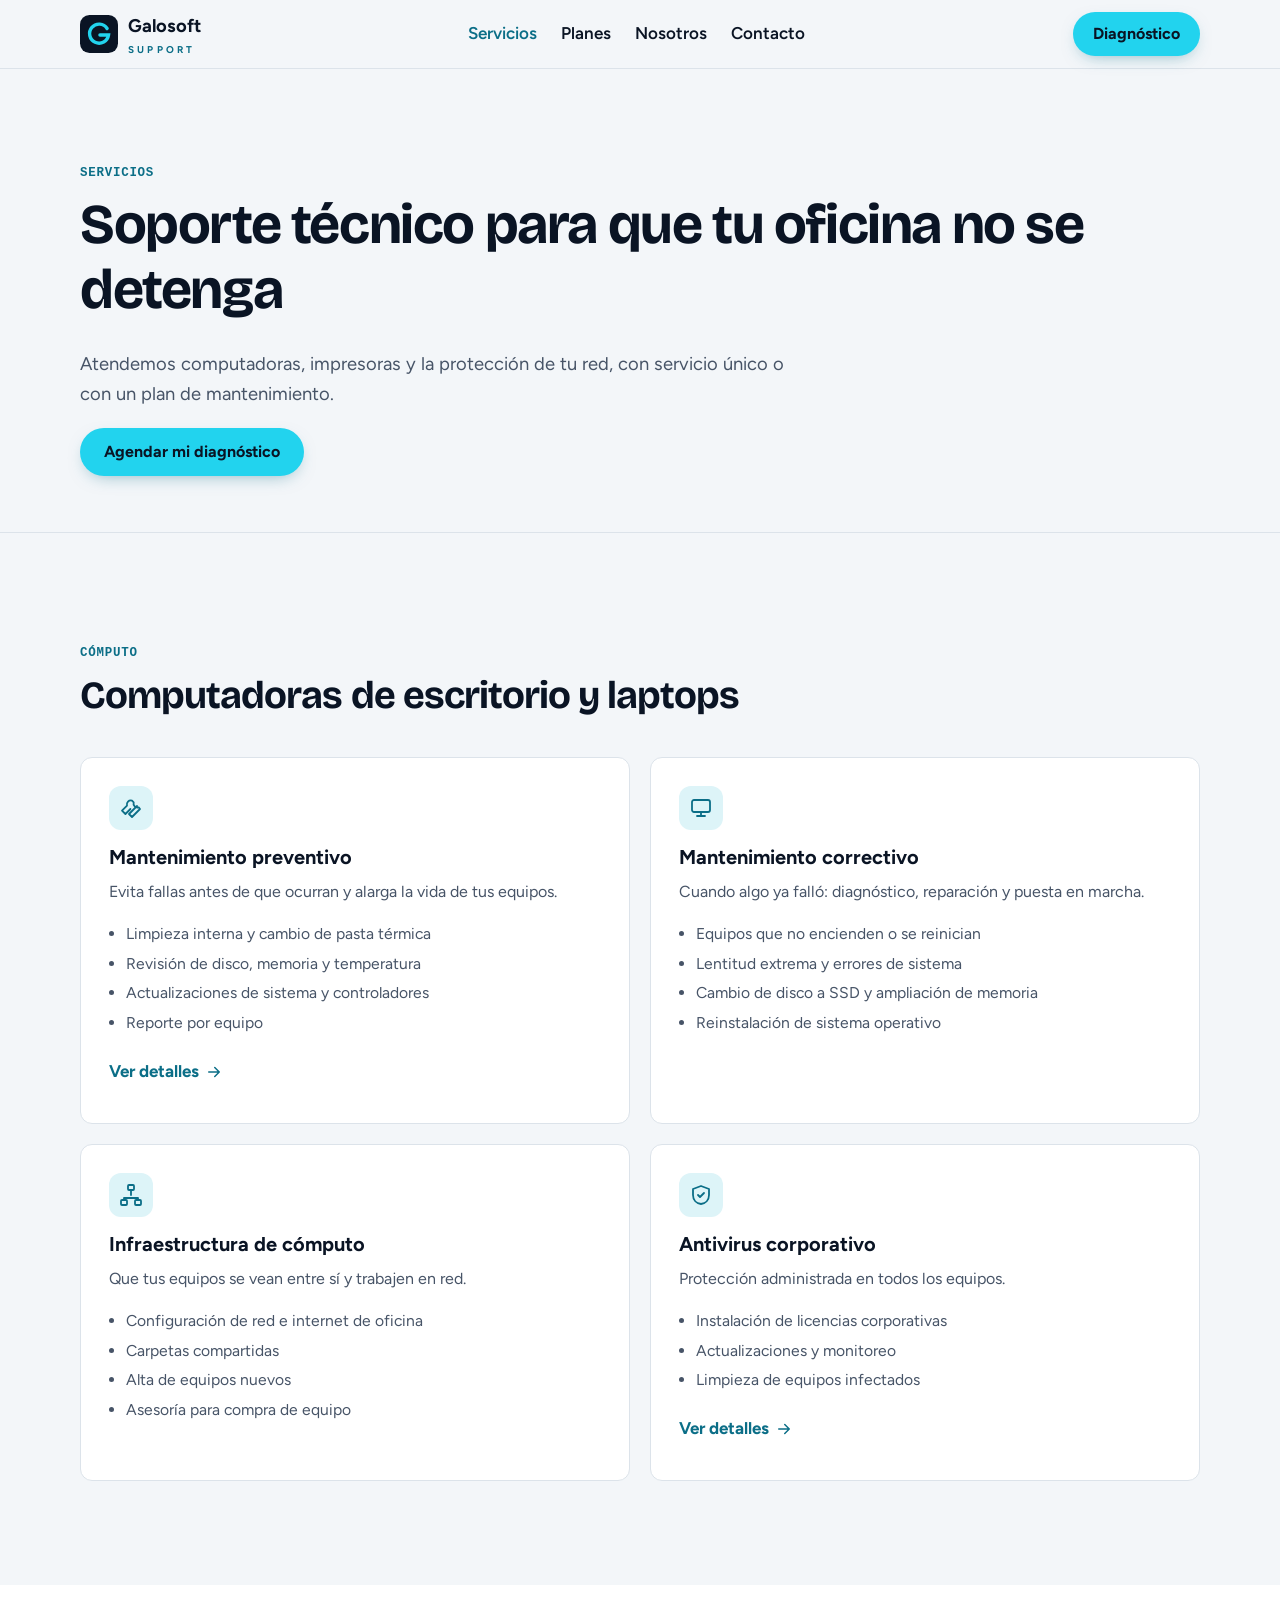
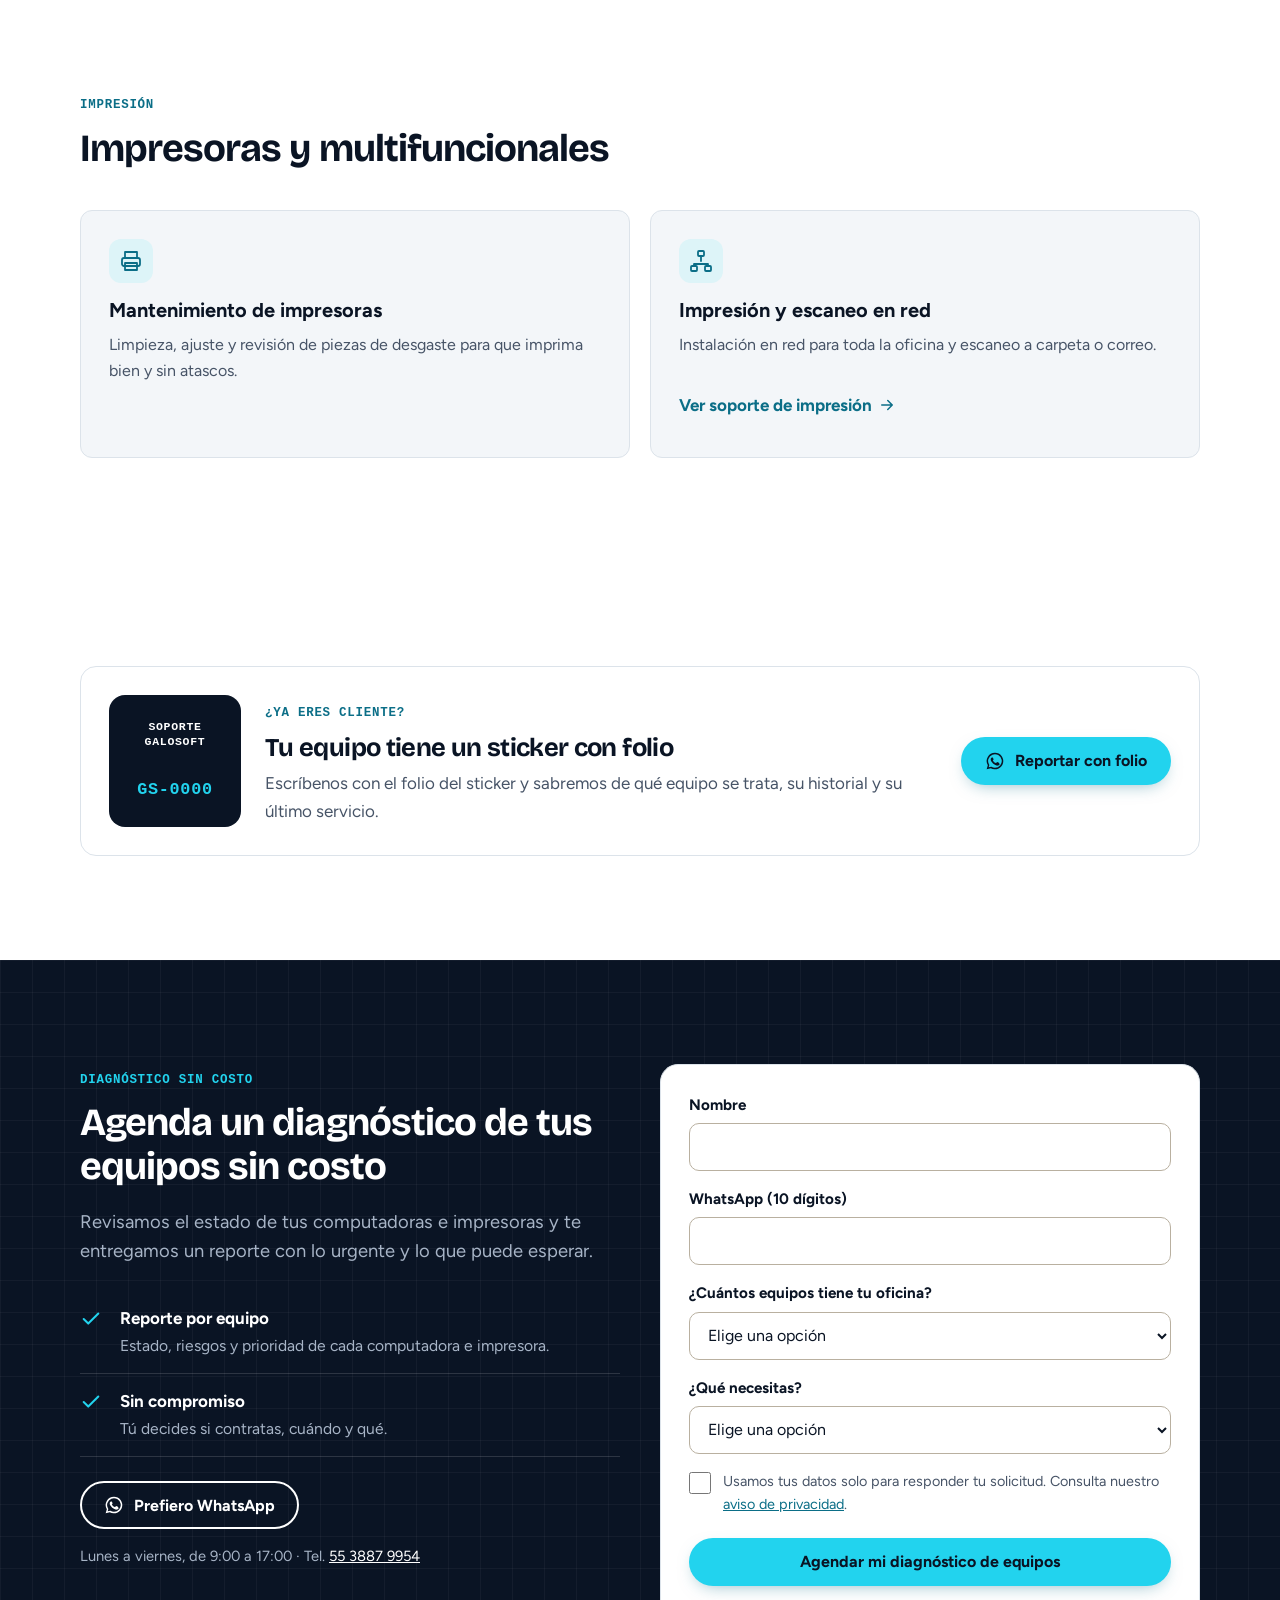
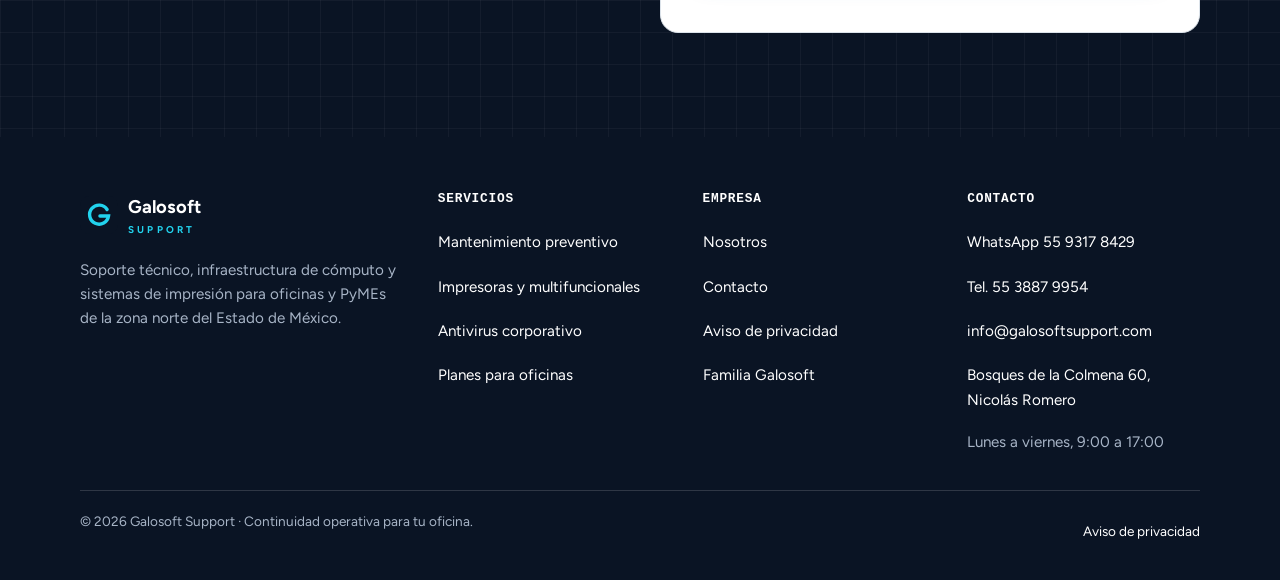
<file: servicios.html>
<!doctype html>
<html lang="es-MX">
<head>
<meta charset="utf-8">
<meta name="viewport" content="width=device-width,initial-scale=1">
<title>Servicios de soporte técnico para oficinas | Galosoft Support</title>
<meta name="description" content="Mantenimiento preventivo y correctivo de computadoras, redes de oficina, impresoras y antivirus corporativo en Nicolás Romero, Atizapán y la zona norte.">
<link rel="canonical" href="https://galosoftsupport.com/servicios.html">
<meta property="og:type" content="website">
<meta property="og:locale" content="es_MX">
<meta property="og:site_name" content="Galosoft Support">
<meta property="og:title" content="Servicios de soporte técnico para oficinas | Galosoft Support">
<meta property="og:description" content="Mantenimiento preventivo y correctivo de computadoras, redes de oficina, impresoras y antivirus corporativo en Nicolás Romero, Atizapán y la zona norte.">
<meta property="og:url" content="https://galosoftsupport.com/servicios.html">
<meta property="og:image" content="https://galosoftsupport.com/assets/og-support.png">
<meta property="og:image:width" content="1200"><meta property="og:image:height" content="630">
<meta name="twitter:card" content="summary_large_image">
<meta name="theme-color" content="#0A1424">
<link rel="icon" href="assets/favicon.svg" type="image/svg+xml">
<link rel="apple-touch-icon" href="assets/apple-touch-icon.png">
<link rel="preconnect" href="https://fonts.googleapis.com">
<link rel="preconnect" href="https://fonts.gstatic.com" crossorigin>
<link rel="stylesheet" href="https://fonts.googleapis.com/css2?family=Bricolage+Grotesque:opsz,wght@12..96,700&family=Figtree:wght@400;600;700&display=swap">
<link rel="stylesheet" href="assets/styles.css">
</head>
<body>
<a class="skip" href="#main">Saltar al contenido</a>
<header class="hdr"><div class="wrap"><a class="brand" href="index.html" aria-label="Galosoft Support, inicio"><svg viewBox="0 0 40 40" aria-hidden="true"><rect width="40" height="40" rx="10" fill="#0A1424"/><path d="M28.5 14.2A10 10 0 1 0 30 21h-9" fill="none" stroke="#22D3EE" stroke-width="3.6" stroke-linecap="round"/></svg><span><b>Galosoft</b><small>SUPPORT</small></span></a>
<nav class="nav" aria-label="Principal"><a href="servicios.html" aria-current=page>Servicios</a><a href="planes.html">Planes</a><a href="nosotros.html">Nosotros</a><a href="contacto.html">Contacto</a></nav>
<div class="hdr-cta"><a class="btn btn--primary" href="contacto.html#diagnostico">Diagnóstico</a>
<button class="menu-btn" type="button" aria-expanded="false" aria-controls="mnav" aria-label="Abrir menú"><svg viewBox="0 0 24 24" fill="none" stroke="currentColor" stroke-width="2" stroke-linecap="round" aria-hidden="true"><path d="M4 7h16M4 12h16M4 17h16"/></svg></button></div></div>
<nav class="mnav" id="mnav" aria-label="Menú móvil"><a href="index.html">Inicio</a><a href="servicios.html" aria-current=page>Servicios</a><a href="planes.html">Planes</a><a href="nosotros.html">Nosotros</a><a href="contacto.html">Contacto</a></nav></header>
<main id="main">
<section class="page-hero"><div class="wrap"><span class="kicker">Servicios</span>
<h1>Soporte técnico para que tu oficina no se detenga</h1>
<p class="lead">Atendemos computadoras, impresoras y la protección de tu red, con servicio único o con un plan de mantenimiento.</p>
<div class="actions"><a class="btn btn--primary" href="contacto.html#diagnostico">Agendar mi diagnóstico</a></div></div></section>
<section class="sec"><div class="wrap">
<span class="kicker">Cómputo</span><h2>Computadoras de escritorio y laptops</h2>
<div class="cards">
<article class="card"><div class="ico"><svg viewBox="0 0 24 24" fill="none" stroke="currentColor" stroke-width="1.8" stroke-linecap="round" stroke-linejoin="round" aria-hidden="true"><path d="M14.7 6.3a4 4 0 0 0 5 5L21 13l-8 8-3-3 8-8M14.7 6.3 13 4.6a4 4 0 0 0-5 5L3 14.6 6.4 18l5-5"/></svg></div><h3>Mantenimiento preventivo</h3><p>Evita fallas antes de que ocurran y alarga la vida de tus equipos.</p><ul><li>Limpieza interna y cambio de pasta térmica</li><li>Revisión de disco, memoria y temperatura</li><li>Actualizaciones de sistema y controladores</li><li>Reporte por equipo</li></ul><a class="more" href="mantenimiento-preventivo.html">Ver detalles <svg viewBox="0 0 24 24" fill="none" stroke="currentColor" stroke-width="2" stroke-linecap="round" stroke-linejoin="round" aria-hidden="true" width="18" height="18"><path d="M5 12h14M13 6l6 6-6 6"/></svg></a></article>
<article class="card"><div class="ico"><svg viewBox="0 0 24 24" fill="none" stroke="currentColor" stroke-width="1.8" stroke-linecap="round" stroke-linejoin="round" aria-hidden="true"><rect x="3" y="4" width="18" height="12" rx="2"/><path d="M8 20h8M12 16v4"/></svg></div><h3>Mantenimiento correctivo</h3><p>Cuando algo ya falló: diagnóstico, reparación y puesta en marcha.</p><ul><li>Equipos que no encienden o se reinician</li><li>Lentitud extrema y errores de sistema</li><li>Cambio de disco a SSD y ampliación de memoria</li><li>Reinstalación de sistema operativo</li></ul></article>
<article class="card"><div class="ico"><svg viewBox="0 0 24 24" fill="none" stroke="currentColor" stroke-width="1.8" stroke-linecap="round" stroke-linejoin="round" aria-hidden="true"><rect x="9" y="2" width="6" height="5" rx="1"/><rect x="2" y="17" width="6" height="5" rx="1"/><rect x="16" y="17" width="6" height="5" rx="1"/><path d="M12 7v5M5 17v-2h14v2"/></svg></div><h3>Infraestructura de cómputo</h3><p>Que tus equipos se vean entre sí y trabajen en red.</p><ul><li>Configuración de red e internet de oficina</li><li>Carpetas compartidas</li><li>Alta de equipos nuevos</li><li>Asesoría para compra de equipo</li></ul></article>
<article class="card"><div class="ico"><svg viewBox="0 0 24 24" fill="none" stroke="currentColor" stroke-width="1.8" stroke-linecap="round" stroke-linejoin="round" aria-hidden="true"><path d="M12 3 4 6v6c0 5 3.4 8.3 8 9 4.6-.7 8-4 8-9V6z"/><path d="m9 12 2 2 4-4"/></svg></div><h3>Antivirus corporativo</h3><p>Protección administrada en todos los equipos.</p><ul><li>Instalación de licencias corporativas</li><li>Actualizaciones y monitoreo</li><li>Limpieza de equipos infectados</li></ul><a class="more" href="antivirus-corporativo.html">Ver detalles <svg viewBox="0 0 24 24" fill="none" stroke="currentColor" stroke-width="2" stroke-linecap="round" stroke-linejoin="round" aria-hidden="true" width="18" height="18"><path d="M5 12h14M13 6l6 6-6 6"/></svg></a></article>
</div></div></section>
<section class="sec sec--white"><div class="wrap">
<span class="kicker">Impresión</span><h2>Impresoras y multifuncionales</h2>
<div class="cards">
<article class="card"><div class="ico"><svg viewBox="0 0 24 24" fill="none" stroke="currentColor" stroke-width="1.8" stroke-linecap="round" stroke-linejoin="round" aria-hidden="true"><path d="M6 9V3h12v6"/><rect x="3" y="9" width="18" height="8" rx="2"/><path d="M6 14h12v7H6z"/></svg></div><h3>Mantenimiento de impresoras</h3><p>Limpieza, ajuste y revisión de piezas de desgaste para que imprima bien y sin atascos.</p></article>
<article class="card"><div class="ico"><svg viewBox="0 0 24 24" fill="none" stroke="currentColor" stroke-width="1.8" stroke-linecap="round" stroke-linejoin="round" aria-hidden="true"><rect x="9" y="2" width="6" height="5" rx="1"/><rect x="2" y="17" width="6" height="5" rx="1"/><rect x="16" y="17" width="6" height="5" rx="1"/><path d="M12 7v5M5 17v-2h14v2"/></svg></div><h3>Impresión y escaneo en red</h3><p>Instalación en red para toda la oficina y escaneo a carpeta o correo.</p><a class="more" href="impresoras.html">Ver soporte de impresión <svg viewBox="0 0 24 24" fill="none" stroke="currentColor" stroke-width="2" stroke-linecap="round" stroke-linejoin="round" aria-hidden="true" width="18" height="18"><path d="M5 12h14M13 6l6 6-6 6"/></svg></a></article>
</div></div></section>
<section class="sec sec--white"><div class="wrap"><div class="folio">
<div class="sticker" aria-hidden="true">SOPORTE<br>GALOSOFT<b>GS-0000</b></div>
<div><span class="kicker">¿Ya eres cliente?</span><h2 style="font-size:1.6rem;margin-bottom:.3em">Tu equipo tiene un sticker con folio</h2>
<p style="color:var(--muted);margin:0">Escríbenos con el folio del sticker y sabremos de qué equipo se trata, su historial y su último servicio.</p></div>
<a class="btn btn--primary" href="https://wa.me/525593178429?text=Hola%2C%20necesito%20soporte%20para%20un%20equipo%20con%20sticker%20Galosoft.%20Folio%3A%20"><svg viewBox="0 0 24 24" fill="currentColor" aria-hidden="true"><path d="M12 2a10 10 0 0 0-8.6 15.1L2 22l5-1.3A10 10 0 1 0 12 2Zm0 18.2c-1.5 0-3-.4-4.3-1.2l-.3-.2-3 .8.8-2.9-.2-.3A8.2 8.2 0 1 1 12 20.2Zm4.5-6.1c-.2-.1-1.5-.7-1.7-.8-.2-.1-.4-.1-.6.1l-.8 1c-.1.2-.3.2-.5.1a6.7 6.7 0 0 1-3.3-2.9c-.3-.4.2-.4.7-1.3.1-.2 0-.3 0-.4l-.8-1.8c-.2-.5-.4-.4-.6-.4h-.5a1 1 0 0 0-.7.3 3 3 0 0 0-.9 2.2 5.2 5.2 0 0 0 1.1 2.7 11.8 11.8 0 0 0 4.5 4c1.7.7 2.3.8 3.2.6a2.7 2.7 0 0 0 1.8-1.3c.2-.4.2-.8.1-.9l-.5-.3Z"/></svg>Reportar con folio</a>
</div></div></section>
<section class="sec sec--navy grid-bg" id="diagnostico"><div class="wrap cta-box">
<div><span class="kicker">Diagnóstico sin costo</span><h2>Agenda un diagnóstico de tus equipos sin costo</h2>
<p class="lead">Revisamos el estado de tus computadoras e impresoras y te entregamos un reporte con lo urgente y lo que puede esperar.</p>
<ul class="checks" style="margin:24px 0">
<li><svg viewBox="0 0 24 24" fill="none" stroke="currentColor" stroke-width="2.2" stroke-linecap="round" stroke-linejoin="round" aria-hidden="true"><path d="M20 6 9 17l-5-5"/></svg><div><b>Reporte por equipo</b><span>Estado, riesgos y prioridad de cada computadora e impresora.</span></div></li>
<li><svg viewBox="0 0 24 24" fill="none" stroke="currentColor" stroke-width="2.2" stroke-linecap="round" stroke-linejoin="round" aria-hidden="true"><path d="M20 6 9 17l-5-5"/></svg><div><b>Sin compromiso</b><span>Tú decides si contratas, cuándo y qué.</span></div></li>
</ul>
<div class="actions"><a class="btn btn--ghost" href="https://wa.me/525593178429?text=Hola%2C%20vengo%20de%20la%20p%C3%A1gina%20de%20Galosoft%20Support%20y%20quiero%20agendar%20un%20diagn%C3%B3stico%20de%20mis%20equipos."><svg viewBox="0 0 24 24" fill="currentColor" aria-hidden="true"><path d="M12 2a10 10 0 0 0-8.6 15.1L2 22l5-1.3A10 10 0 1 0 12 2Zm0 18.2c-1.5 0-3-.4-4.3-1.2l-.3-.2-3 .8.8-2.9-.2-.3A8.2 8.2 0 1 1 12 20.2Zm4.5-6.1c-.2-.1-1.5-.7-1.7-.8-.2-.1-.4-.1-.6.1l-.8 1c-.1.2-.3.2-.5.1a6.7 6.7 0 0 1-3.3-2.9c-.3-.4.2-.4.7-1.3.1-.2 0-.3 0-.4l-.8-1.8c-.2-.5-.4-.4-.6-.4h-.5a1 1 0 0 0-.7.3 3 3 0 0 0-.9 2.2 5.2 5.2 0 0 0 1.1 2.7 11.8 11.8 0 0 0 4.5 4c1.7.7 2.3.8 3.2.6a2.7 2.7 0 0 0 1.8-1.3c.2-.4.2-.8.1-.9l-.5-.3Z"/></svg>Prefiero WhatsApp</a></div>
<p class="note" style="color:var(--on-navy-muted);margin-top:16px">Lunes a viernes, de 9:00 a 17:00 · Tel. <a href="tel:+525538879954" style="color:#fff">55 3887 9954</a></p></div>
<form class="form lead" novalidate data-origen="servicios">
<label>Nombre<input name="nombre" autocomplete="name" required></label>
<label>WhatsApp (10 dígitos)<input name="telefono" type="tel" inputmode="tel" autocomplete="tel-national" pattern="[0-9 ]{10,14}" required></label>
<label>¿Cuántos equipos tiene tu oficina?<select name="equipos" required>
<option value="">Elige una opción</option><option value="1-5">1 a 5</option><option value="6-15">6 a 15</option><option value="16-30">16 a 30</option><option value="30+">Más de 30</option></select></label>
<label>¿Qué necesitas?<select name="necesidad" required><option value="">Elige una opción</option><option value="preventivo">Mantenimiento preventivo</option><option value="falla">Una falla que hay que resolver</option><option value="impresoras">Impresoras o multifuncionales</option><option value="antivirus">Antivirus corporativo</option><option value="poliza">Plan de mantenimiento</option><option value="otro">Otra cosa</option></select></label>
<div class="hp" aria-hidden="true"><label>Sitio web<input name="sitio_web" tabindex="-1" autocomplete="off"></label></div>
<label class="consent"><input type="checkbox" name="acepto" value="si" required><span>Usamos tus datos solo para responder tu solicitud. Consulta nuestro <a href="aviso-de-privacidad.html">aviso de privacidad</a>.</span></label>
<button class="btn btn--primary" type="submit">Agendar mi diagnóstico de equipos</button>
<p class="lead-status" id="lead-status-servicios" role="status" aria-live="polite"></p>
</form>
</div></section>
</main>
<footer class="ftr"><div class="wrap">
<div class="cols">
<div><a class="brand" href="index.html" aria-label="Galosoft Support, inicio"><svg viewBox="0 0 40 40" aria-hidden="true"><rect width="40" height="40" rx="10" fill="#0A1424"/><path d="M28.5 14.2A10 10 0 1 0 30 21h-9" fill="none" stroke="#22D3EE" stroke-width="3.6" stroke-linecap="round"/></svg><span><b>Galosoft</b><small>SUPPORT</small></span></a><p style="margin-top:16px;max-width:34ch">Soporte técnico, infraestructura de cómputo y sistemas de impresión para oficinas y PyMEs de la zona norte del Estado de México.</p></div>
<div><h4>Servicios</h4><ul><li><a href="mantenimiento-preventivo.html">Mantenimiento preventivo</a></li><li><a href="impresoras.html">Impresoras y multifuncionales</a></li><li><a href="antivirus-corporativo.html">Antivirus corporativo</a></li><li><a href="planes.html">Planes para oficinas</a></li></ul></div>
<div><h4>Empresa</h4><ul><li><a href="nosotros.html">Nosotros</a></li><li><a href="contacto.html">Contacto</a></li><li><a href="aviso-de-privacidad.html">Aviso de privacidad</a></li><li><a href="https://galosoft.com">Familia Galosoft</a></li></ul></div>
<div><h4>Contacto</h4><ul><li><a href="https://wa.me/525593178429?text=Hola%2C%20vengo%20de%20la%20p%C3%A1gina%20de%20Galosoft%20Support%20y%20quiero%20informaci%C3%B3n.">WhatsApp 55 9317 8429</a></li><li><a href="tel:+525538879954">Tel. 55 3887 9954</a></li><li><a href="mailto:info@galosoftsupport.com">info@galosoftsupport.com</a></li><li><a href="https://www.google.com/maps/search/?api=1&query=Bosques%20de%20la%20Colmena%2060%2C%20Nicol%C3%A1s%20Romero%2C%2054474%2C%20Estado%20de%20M%C3%A9xico">Bosques de la Colmena 60, Nicolás Romero</a></li></ul><p style="margin:8px 0 0">Lunes a viernes, 9:00 a 17:00</p></div>
</div>
<div class="bottom"><span>© 2026 Galosoft Support · Continuidad operativa para tu oficina.</span><a href="aviso-de-privacidad.html">Aviso de privacidad</a></div>
</div></footer>
<a class="wa-float" href="https://wa.me/525593178429?text=Hola%2C%20vengo%20de%20la%20p%C3%A1gina%20de%20Galosoft%20Support%20y%20quiero%20informaci%C3%B3n." aria-label="Escribir por WhatsApp"><svg viewBox="0 0 24 24" fill="currentColor" aria-hidden="true"><path d="M12 2a10 10 0 0 0-8.6 15.1L2 22l5-1.3A10 10 0 1 0 12 2Zm0 18.2c-1.5 0-3-.4-4.3-1.2l-.3-.2-3 .8.8-2.9-.2-.3A8.2 8.2 0 1 1 12 20.2Zm4.5-6.1c-.2-.1-1.5-.7-1.7-.8-.2-.1-.4-.1-.6.1l-.8 1c-.1.2-.3.2-.5.1a6.7 6.7 0 0 1-3.3-2.9c-.3-.4.2-.4.7-1.3.1-.2 0-.3 0-.4l-.8-1.8c-.2-.5-.4-.4-.6-.4h-.5a1 1 0 0 0-.7.3 3 3 0 0 0-.9 2.2 5.2 5.2 0 0 0 1.1 2.7 11.8 11.8 0 0 0 4.5 4c1.7.7 2.3.8 3.2.6a2.7 2.7 0 0 0 1.8-1.3c.2-.4.2-.8.1-.9l-.5-.3Z"/></svg></a>
<script src="assets/main.js" defer></script>
</body>
</html>
</file>
<file: assets/styles.css>
/* Galosoft Support · tokens (mismo sistema que Galosoft Contable) */
:root{
  --bg:#F3F6F9;          /* gris frío claro: limpio, técnico */
  --surface:#FFFFFF;
  --ink:#0A1424;         /* texto principal (17:1) */
  --muted:#475467;       /* texto secundario (7.1:1) */
  --navy:#0A1424;        /* base oscura tipo editor de código (hero y bandas) */
  --on-navy-muted:#A7B4C6;
  --green:#0B6E87;       /* cian profundo: enlaces, íconos y textos de acento sobre claro (5.4:1) */
  --green-hover:#0A5C71;
  --green-soft:#DDF4F8;
  --gold:#22D3EE;        /* cian señal: SOLO sobre oscuro o como fondo de botones con texto oscuro */
  --gold-deep:#0B6E87;
  --line:#DCE3EA;
  --radius:12px;
  --serif:"Bricolage Grotesque",system-ui,-apple-system,"Segoe UI",Roboto,Arial,sans-serif;
  --sans:"Figtree",system-ui,-apple-system,"Segoe UI",Roboto,Arial,sans-serif;
  --mono:ui-monospace,"SFMono-Regular",Menlo,Consolas,monospace;
  --wrap:1160px;
}
*,*::before,*::after{box-sizing:border-box}
html{-webkit-text-size-adjust:100%;scroll-behavior:smooth}
body{margin:0;background:var(--bg);color:var(--ink);font:400 1.0625rem/1.6 var(--sans)}
img,svg{display:block;max-width:100%}
a{color:var(--green)}
h1,h2,h3{font-family:var(--serif);font-weight:600;line-height:1.15;letter-spacing:-.01em;margin:0 0 .5em}
h1{font-size:clamp(2.1rem,5.2vw,3.5rem)}
h2{font-size:clamp(1.65rem,3.4vw,2.4rem)}
h3{font-size:1.25rem;font-family:var(--sans);font-weight:700;letter-spacing:0}
p{margin:0 0 1em}
.wrap{max-width:var(--wrap);margin:0 auto;padding:0 20px}
.sec{padding:clamp(64px,9vw,104px) 0}
.sec--white{background:var(--surface)}
.sec--navy{background:var(--navy);color:#fff}
.sec--navy p,.sec--navy li{color:var(--on-navy-muted)}
.sec--navy h2,.sec--navy h3{color:#fff}
.kicker{display:inline-block;font:700 .78rem/1 var(--sans);letter-spacing:.14em;text-transform:uppercase;color:var(--gold-deep);margin-bottom:14px}
.sec--navy .kicker{color:var(--gold)}
.lead{font-size:1.15rem;color:var(--muted);max-width:60ch}
.sec--navy .lead{color:var(--on-navy-muted)}
.center{text-align:center}.center .lead{margin-inline:auto}
:focus-visible{outline:3px solid var(--gold);outline-offset:3px;border-radius:6px}
.skip{position:absolute;left:-9999px}.skip:focus{left:12px;top:12px;z-index:99;background:#fff;padding:10px 14px}

/* Botones */
.btn{display:inline-flex;align-items:center;justify-content:center;gap:10px;min-height:48px;padding:12px 22px;border-radius:999px;font:700 1rem/1.2 var(--sans);text-decoration:none;white-space:nowrap;border:2px solid transparent;cursor:pointer;transition:background .2s,transform .2s,border-color .2s}
.btn--primary{background:var(--green);color:#fff}
.btn--primary:hover{background:var(--green-hover);transform:translateY(-2px)}
.btn--ghost{background:transparent;color:var(--ink);border-color:var(--ink)}
.btn--ghost:hover{border-color:var(--green);color:var(--green)}
.sec--navy .btn--ghost{color:#fff;border-color:#fff}
.btn svg{width:20px;height:20px;flex:none}
.actions{display:flex;flex-wrap:wrap;gap:12px;align-items:center}
.note{font-size:.92rem;color:var(--muted)}

/* Encabezado */
.hdr{position:sticky;top:0;z-index:50;background:rgba(246,243,236,.94);backdrop-filter:saturate(1.4) blur(8px);border-bottom:1px solid var(--line)}
.hdr .wrap{display:flex;align-items:center;justify-content:space-between;gap:16px;min-height:68px}
.brand{display:flex;align-items:center;gap:10px;min-height:44px;text-decoration:none;color:var(--ink);white-space:nowrap}
.brand svg{width:38px;height:38px}
.brand b{font:700 1.15rem/1 var(--sans);letter-spacing:-.01em}
.brand small{display:block;font:700 .62rem/1 var(--sans);letter-spacing:.32em;color:var(--gold-deep);margin-top:4px}
.nav{display:none}
.nav a{color:var(--ink);text-decoration:none;font-weight:600;padding:12px 10px;white-space:nowrap}
.nav a:hover,.nav a[aria-current=page]{color:var(--green)}
.hdr-cta{display:flex;align-items:center;gap:8px}
.hdr-cta .btn{min-height:44px;padding:10px 18px}
.menu-btn{display:inline-flex;align-items:center;justify-content:center;width:44px;height:44px;border:1px solid var(--line);border-radius:10px;background:var(--surface);cursor:pointer}
.menu-btn svg{width:22px;height:22px}
.mnav{display:none;border-top:1px solid var(--line);background:var(--bg)}
.mnav.open{display:block}
.mnav a{display:block;padding:14px 20px;min-height:48px;color:var(--ink);text-decoration:none;font-weight:600;border-bottom:1px solid var(--line)}
@media (min-width:1000px){.nav{display:flex;gap:4px}.menu-btn,.mnav,.mnav.open{display:none}}
@media (max-width:420px){.hdr-cta .btn{padding:10px 14px}.brand b{font-size:1.02rem}}

/* Hero */
.hero{padding:clamp(48px,7vw,96px) 0 clamp(56px,8vw,100px)}
.hero .grid{display:grid;grid-template-columns:minmax(0,1fr);gap:48px;align-items:center}
@media (min-width:1000px){.hero .grid{grid-template-columns:1.15fr .85fr}}
.hero h1 em{font-style:normal;color:var(--green)}
.hero .lead{margin-bottom:28px}
.proof{display:flex;flex-wrap:wrap;gap:10px 22px;margin-top:26px;padding:0;list-style:none;font-size:.95rem;color:var(--muted)}
.proof li{display:flex;align-items:center;gap:8px}
.proof svg{width:18px;height:18px;color:var(--green)}

/* Tarjeta "Tu mes fiscal" */
.ledger{background:var(--surface);border:1px solid var(--line);border-radius:18px;box-shadow:0 18px 50px -24px rgba(20,41,74,.35);overflow:hidden}
.ledger header{background:var(--navy);color:#fff;padding:18px 22px;display:flex;justify-content:space-between;align-items:baseline;gap:12px}
.ledger header b{font-family:var(--serif);font-size:1.2rem;font-weight:600}
.ledger header span{color:var(--gold);font:700 .75rem/1 var(--sans);letter-spacing:.14em;text-transform:uppercase}
.ledger ol{list-style:none;margin:0;padding:6px 22px 14px}
.ledger li{display:grid;grid-template-columns:58px 1fr auto;gap:14px;align-items:center;padding:14px 0;border-bottom:1px dashed var(--line)}
.ledger li:last-child{border-bottom:0}
.ledger .day{font:600 1.5rem/1 var(--serif);color:var(--navy)}
.ledger .day small{display:block;font:700 .62rem/1.4 var(--sans);letter-spacing:.1em;color:var(--muted);text-transform:uppercase}
.ledger .what{font-weight:600;font-size:.98rem;line-height:1.35}
.ledger .what small{display:block;font-weight:400;color:var(--muted);font-size:.85rem}
.ok{display:inline-flex;align-items:center;gap:6px;background:var(--green-soft);color:var(--green);font:700 .78rem/1 var(--sans);padding:7px 10px;border-radius:999px;white-space:nowrap}
.ledger footer{padding:12px 22px;background:var(--bg);font-size:.8rem;color:var(--muted)}

/* Rejillas y tarjetas */
.cards{display:grid;grid-template-columns:minmax(0,1fr);gap:20px;margin-top:40px}
@media (min-width:700px){.cards{grid-template-columns:repeat(2,minmax(0,1fr))}}
@media (min-width:1000px){.cards--3{grid-template-columns:repeat(3,minmax(0,1fr))}}
.card{background:var(--surface);border:1px solid var(--line);border-radius:var(--radius);padding:28px;transition:border-color .2s,transform .2s;min-width:0}
.sec--white .card{background:var(--bg)}
.card:hover{border-color:var(--green);transform:translateY(-2px)}
.card .ico{width:44px;height:44px;border-radius:12px;background:var(--green-soft);color:var(--green);display:grid;place-items:center;margin-bottom:16px}
.card .ico svg{width:24px;height:24px}
.card p{color:var(--muted);font-size:1rem}
.card ul{margin:0;padding-left:1.1em;color:var(--muted);font-size:.98rem}
.card ul li{margin:.3em 0}
.tag{display:inline-block;font:700 .72rem/1 var(--sans);letter-spacing:.1em;text-transform:uppercase;color:var(--gold-deep);margin-bottom:10px}
.card .more{display:inline-flex;align-items:center;gap:6px;margin-top:8px;padding:10px 0;font-weight:700;text-decoration:none;min-height:44px}

/* Calendario mensual (banda marina) */
.cal{display:grid;grid-template-columns:minmax(0,1fr);gap:16px;margin-top:40px}
@media (min-width:700px){.cal{grid-template-columns:repeat(2,minmax(0,1fr))}}
@media (min-width:1000px){.cal{grid-template-columns:repeat(4,minmax(0,1fr))}}
.cal div{border:1px solid rgba(255,255,255,.18);border-radius:var(--radius);padding:24px;min-width:0}
.cal b{display:block;font:600 2.4rem/1 var(--serif);color:var(--gold);margin-bottom:6px}
.cal span{display:block;font:700 .75rem/1.3 var(--sans);letter-spacing:.1em;text-transform:uppercase;color:#fff;margin-bottom:10px}
.cal p{font-size:.98rem;margin:0}
.fine{font-size:.85rem;margin-top:24px}

/* Pasos */
.steps{counter-reset:s;display:grid;grid-template-columns:minmax(0,1fr);gap:20px;margin-top:40px;padding:0;list-style:none}
@media (min-width:1000px){.steps{grid-template-columns:repeat(3,minmax(0,1fr))}}
.steps li{position:relative;padding:28px 28px 28px 84px;background:var(--surface);border:1px solid var(--line);border-radius:var(--radius);min-width:0}
.steps li::before{counter-increment:s;content:counter(s);position:absolute;left:24px;top:24px;width:42px;height:42px;border-radius:50%;background:var(--navy);color:var(--gold);display:grid;place-items:center;font:600 1.2rem/1 var(--serif)}
.steps h3{margin-bottom:.35em}.steps p{color:var(--muted);margin:0;font-size:1rem}

/* Confianza */
.trust{display:grid;grid-template-columns:minmax(0,1fr);gap:28px;align-items:start}
@media (min-width:1000px){.trust{grid-template-columns:1fr 1fr}}
.cred{background:var(--navy);color:#fff;border-radius:18px;padding:32px}
.cred .kicker{color:var(--gold)}
.cred p{color:var(--on-navy-muted)}
.cred .num{font:600 2rem/1.1 var(--serif);color:#fff;margin:6px 0 14px}
.cred a{color:#fff}
.checks{list-style:none;margin:0;padding:0}
.checks li{display:grid;grid-template-columns:28px minmax(0,1fr);gap:12px;padding:14px 0;border-bottom:1px solid var(--line)}
.checks svg{width:22px;height:22px;color:var(--green);margin-top:3px}
.checks b{display:block}
.checks span{color:var(--muted);font-size:.98rem}

/* FAQ */
.faq{max-width:820px;margin:40px auto 0}
.faq details{border-bottom:1px solid var(--line)}
.faq summary{list-style:none;cursor:pointer;display:flex;justify-content:space-between;align-items:center;gap:16px;min-height:56px;padding:16px 0;font-weight:700;font-size:1.08rem}
.faq summary::-webkit-details-marker{display:none}
.faq summary::after{content:"+";font:400 1.6rem/1 var(--serif);color:var(--green);flex:none;transition:transform .2s}
.faq details[open] summary::after{transform:rotate(45deg)}
.faq details p{color:var(--muted);padding-bottom:16px;margin:0;max-width:68ch}

/* Formulario */
.cta-box{display:grid;grid-template-columns:minmax(0,1fr);gap:40px;align-items:start}
@media (min-width:1000px){.cta-box{grid-template-columns:1fr 1fr}}
.form{background:var(--surface);color:var(--ink);border-radius:18px;padding:28px;border:1px solid var(--line)}
.form label{display:block;font-weight:700;font-size:.95rem;margin-bottom:16px}
.form input,.form select{display:block;width:100%;margin-top:6px;min-height:48px;padding:10px 14px;border:1.5px solid #B9B0A0;border-radius:10px;font:400 1rem/1.3 var(--sans);color:var(--ink);background:#fff}
.form select{max-width:100%;text-overflow:ellipsis}
.form input:focus,.form select:focus{border-color:var(--green);outline:3px solid rgba(11,107,75,.2);outline-offset:0}
.form input:user-invalid,.form select:user-invalid{border-color:#B42318}
.err{display:block;color:#B42318;font-weight:600;font-size:.86rem;margin-top:6px}
.consent{display:grid!important;grid-template-columns:24px 1fr;gap:10px;align-items:start;font-weight:400!important;font-size:.9rem!important;color:var(--muted)}
.consent input{width:22px;height:22px;min-height:0;margin:2px 0 0;accent-color:var(--green)}
.form .btn{width:100%;margin-top:6px}
.hp{position:absolute!important;left:-10000px!important;width:1px;height:1px;overflow:hidden}
#lead-status{margin:12px 0 0;font-weight:600;color:var(--green)}
.sec--navy .cta-box .lead{color:var(--on-navy-muted)}

/* Listas de trámites */
.tlist{display:grid;grid-template-columns:minmax(0,1fr);gap:16px;margin-top:32px}
@media (min-width:700px){.tlist{grid-template-columns:repeat(2,minmax(0,1fr))}}
.titem{background:var(--surface);border:1px solid var(--line);border-radius:var(--radius);padding:22px 24px;display:flex;flex-direction:column;gap:6px;min-width:0}
.titem h3{margin:0}
.titem p{color:var(--muted);margin:0 0 6px;font-size:.98rem}
.titem a{align-self:flex-start;display:inline-flex;align-items:center;gap:8px;min-height:44px;font-weight:700;text-decoration:none}
.titem a svg{width:18px;height:18px}
.callout{border-left:4px solid var(--gold);background:var(--surface);padding:18px 22px;border-radius:0 12px 12px 0;margin-top:28px;color:var(--muted)}
.callout b{color:var(--ink)}

/* Página interior */
.page-hero{padding:clamp(48px,7vw,88px) 0 clamp(32px,5vw,56px);border-bottom:1px solid var(--line)}
.prose{max-width:760px}
.prose h2{font-size:1.5rem;margin-top:1.8em}
.prose ul{padding-left:1.2em}.prose li{margin:.35em 0}
.split{display:grid;grid-template-columns:minmax(0,1fr);gap:40px}
.split>*{min-width:0}
@media (max-width:480px){.btn{max-width:100%;white-space:normal;text-align:center}}
@media (min-width:1000px){.split{grid-template-columns:1.1fr .9fr}}
.contact-list{list-style:none;padding:0;margin:0}
.contact-list li{padding:16px 0;border-bottom:1px solid var(--line)}
.contact-list b{display:block;font-size:.8rem;letter-spacing:.1em;text-transform:uppercase;color:var(--gold-deep)}
.contact-list a{display:inline-block;padding:11px 0;font-weight:600}
.ph{outline:2px dashed #B42318;outline-offset:2px;background:#FFF4E5}

/* Pie */
.ftr{background:var(--ink);color:var(--on-navy-muted);padding:56px 0 28px;font-size:.95rem}
.ftr .cols{display:grid;grid-template-columns:minmax(0,1fr);gap:32px}
@media (min-width:700px){.ftr .cols{grid-template-columns:repeat(2,minmax(0,1fr))}}
@media (min-width:1000px){.ftr .cols{grid-template-columns:1.4fr 1fr 1fr 1fr}}
.ftr h4{color:#fff;font:700 .8rem/1 var(--sans);letter-spacing:.14em;text-transform:uppercase;margin:0 0 14px}
.ftr ul{list-style:none;margin:0;padding:0}
.ftr a{color:#fff;text-decoration:none;display:inline-block;padding:10px 0;min-height:44px}
.ftr a:hover{color:var(--gold)}
.ftr .brand{color:#fff}.ftr .brand small{color:var(--gold)}
.ftr .bottom{border-top:1px solid rgba(255,255,255,.15);margin-top:36px;padding-top:20px;display:flex;flex-wrap:wrap;gap:8px 24px;justify-content:space-between;font-size:.85rem}

/* WhatsApp flotante (móvil) */
.wa-float{position:fixed;right:16px;bottom:16px;z-index:60;width:56px;height:56px;border-radius:50%;background:var(--green);color:#fff;display:grid;place-items:center;box-shadow:0 10px 24px -8px rgba(0,0,0,.4)}
.wa-float svg{width:28px;height:28px}
@media (min-width:1000px){.wa-float{display:none}}

/* Landing: encabezado mínimo */
.hdr--min .wrap{min-height:64px}

@media (prefers-reduced-motion:reduce){*{transition:none!important;scroll-behavior:auto!important}}

/* Ajustes tras revisión visual */
.sec--navy .form,.sec--navy .form label{color:var(--ink)}
.sec--navy .form .consent{color:var(--muted)}
.sec--navy .checks svg{color:var(--gold)}
.ftr .brand{display:inline-flex;padding:0}
@media (max-width:420px){.ledger li{grid-template-columns:52px 1fr;}.ledger .ok{grid-column:2;justify-self:start}}

/* ---- Galosoft Support: diferencias de marca ---- */
h1,h2{letter-spacing:-.025em;font-weight:700}
.kicker,.tag,.ledger header span,.cal span,.ok,.contact-list b,.ftr h4{font-family:var(--mono);letter-spacing:.06em}
.btn--primary{background:var(--gold);color:var(--ink);box-shadow:0 6px 18px -8px rgba(11,110,135,.55)}
.btn--primary:hover{background:#67E8F9}
.wa-float{background:var(--gold);color:var(--ink)}
:focus-visible{outline-color:var(--green)}
.sec--navy :focus-visible{outline-color:var(--gold)}
.hero.sec--navy{padding-top:clamp(48px,7vw,96px)}
.sec--navy h1{color:#fff}
.sec--navy h1 em{color:var(--gold)}
.sec--navy .proof{color:var(--on-navy-muted)}
.sec--navy .proof svg,.sec--navy .checks svg{color:var(--gold)}
.sec--navy .checks li{border-color:rgba(255,255,255,.14)}
.sec--navy .checks b{color:#fff}.sec--navy .checks span{color:var(--on-navy-muted)}
.hero.sec--navy .ledger{border-color:#1E3150;box-shadow:0 24px 60px -24px rgba(34,211,238,.25)}
.ledger header{background:#13223A}
.ledger .day{font-family:var(--mono);font-size:1.05rem;font-weight:700;color:var(--green)}
.cal b{font-family:var(--serif)}
.steps li::before{color:var(--gold);font-family:var(--mono);font-weight:700}
.grid-bg{background-image:linear-gradient(rgba(255,255,255,.04) 1px,transparent 1px),linear-gradient(90deg,rgba(255,255,255,.04) 1px,transparent 1px);background-size:32px 32px}
.folio{display:grid;grid-template-columns:minmax(0,1fr);gap:24px;align-items:center;background:var(--surface);border:1px solid var(--line);border-radius:16px;padding:28px}
@media (min-width:1000px){.folio{grid-template-columns:auto 1fr auto}}
.sticker{width:132px;height:132px;border-radius:16px;background:var(--navy);color:#fff;display:grid;place-items:center;text-align:center;font:700 .72rem/1.3 var(--mono);letter-spacing:.06em;padding:14px}
.sticker b{display:block;color:var(--gold);font-size:1.05rem;margin-top:6px}
.plans{display:grid;grid-template-columns:minmax(0,1fr);gap:20px;margin-top:40px}
@media (min-width:1000px){.plans{grid-template-columns:repeat(3,minmax(0,1fr))}}
.plan{background:var(--surface);border:1px solid var(--line);border-radius:var(--radius);padding:28px;display:flex;flex-direction:column;gap:10px;min-width:0}
.plan--hl{border:2px solid var(--green)}
.plan .freq{font:700 .8rem/1 var(--mono);color:var(--green);letter-spacing:.06em;text-transform:uppercase}
.plan ul{margin:0;padding-left:1.1em;color:var(--muted)}
.plan .btn{margin-top:auto;align-self:flex-start}
.hdr{background:rgba(243,246,249,.94)}
.mnav{background:var(--bg)}
.sec--navy .ledger li{color:var(--ink)}
.sec--navy .ledger .what small{color:var(--muted)}
</file>
